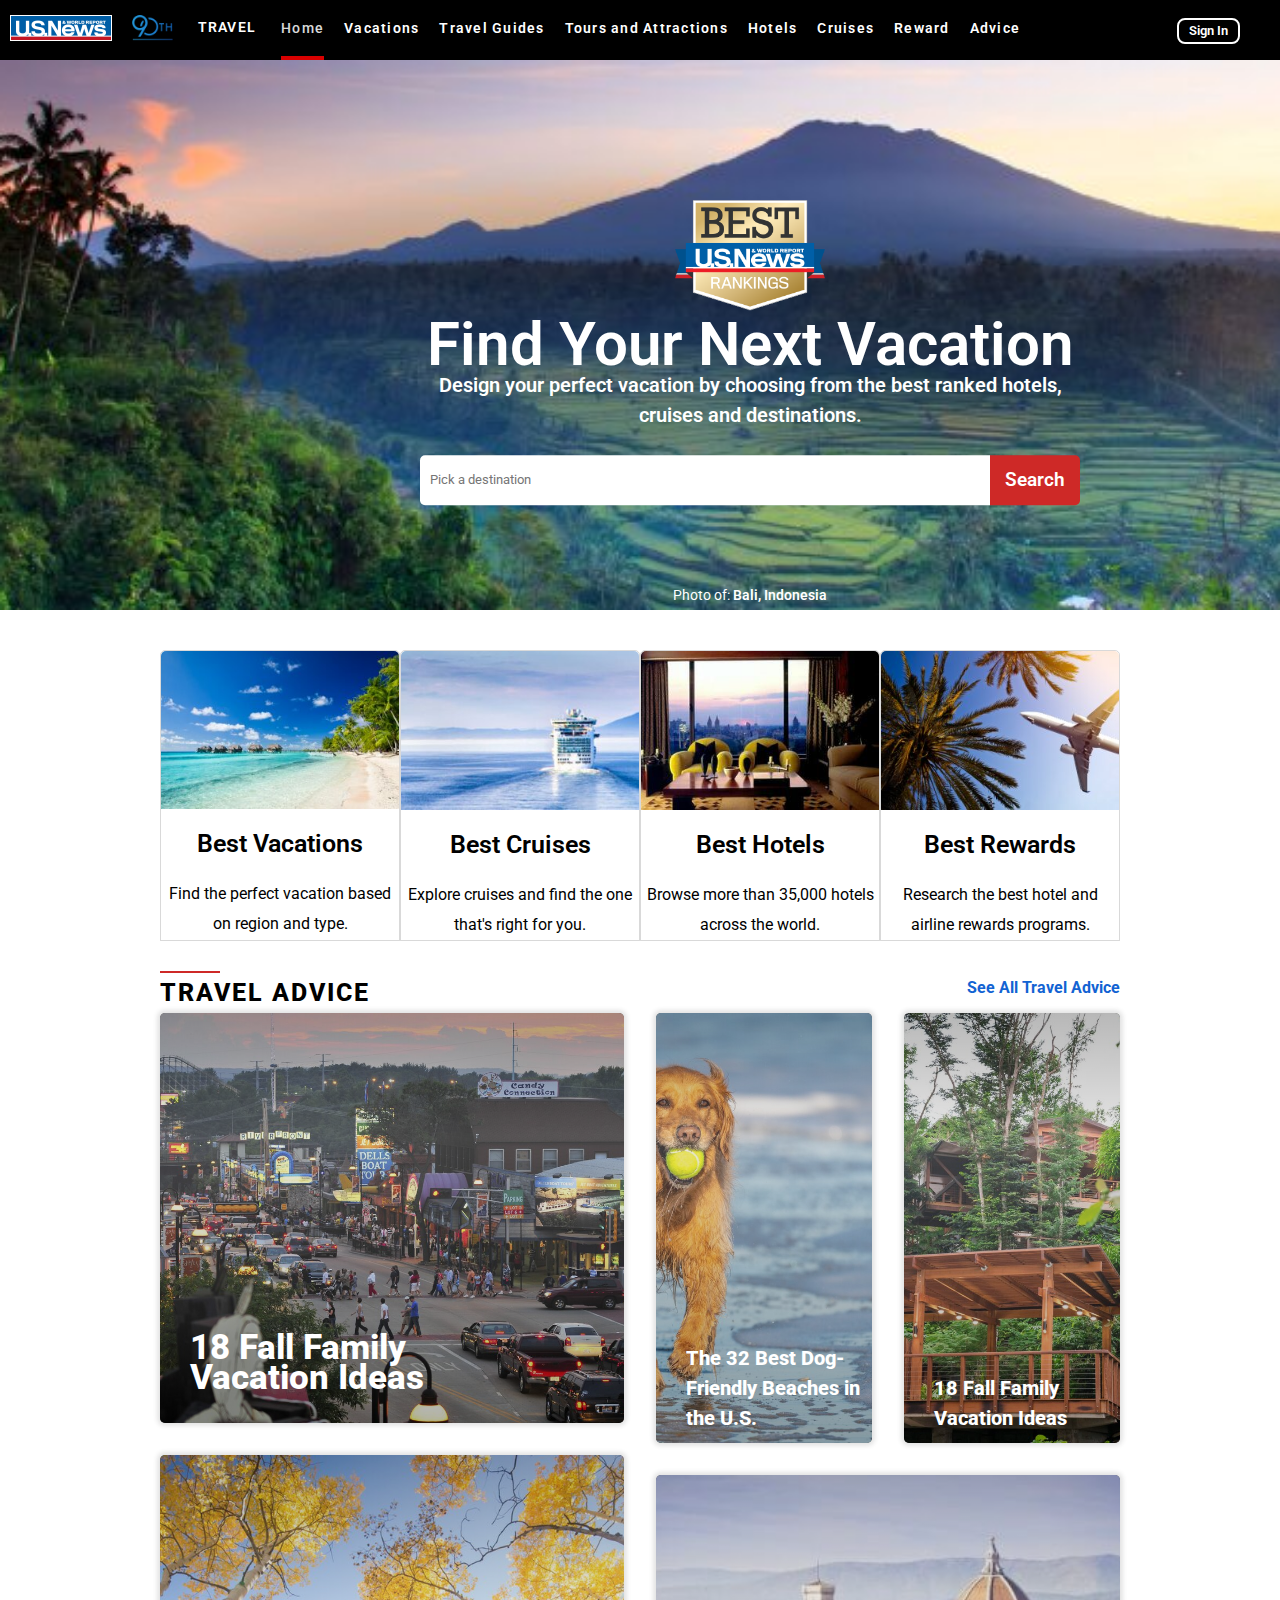
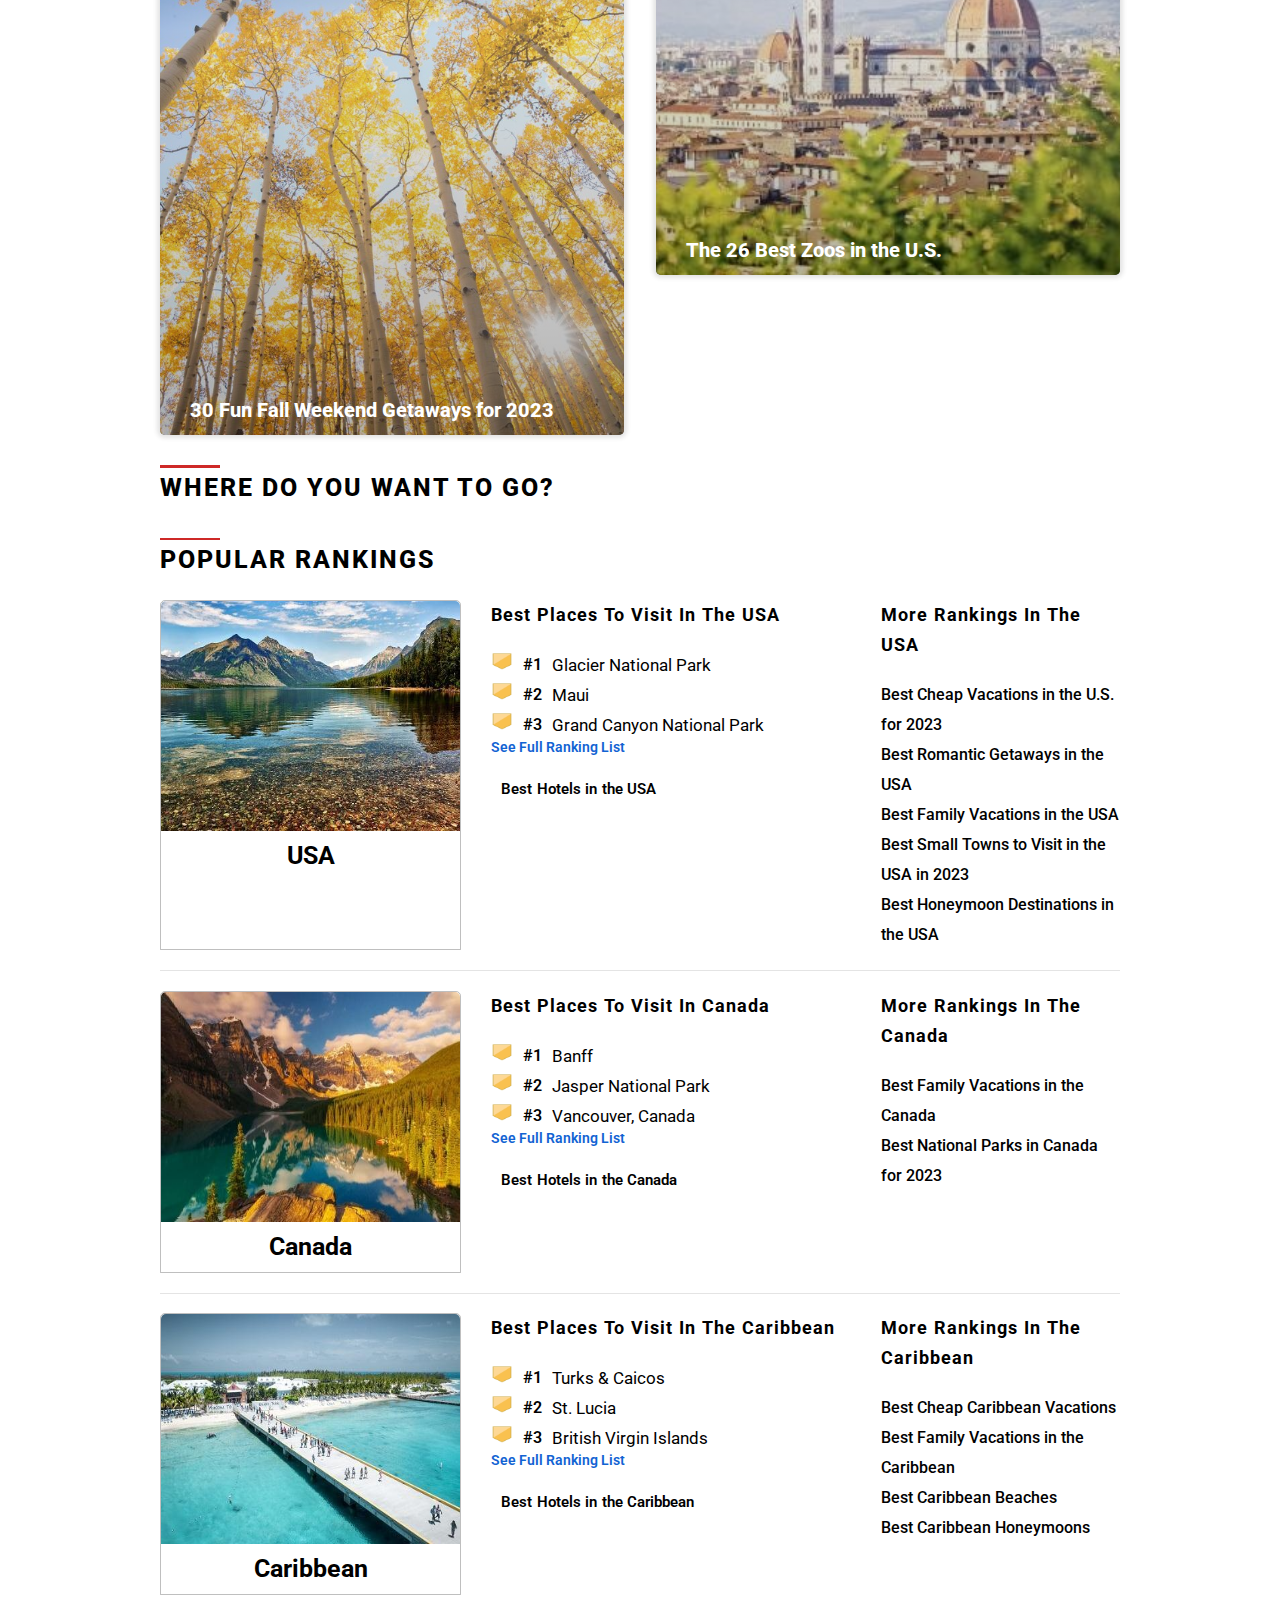
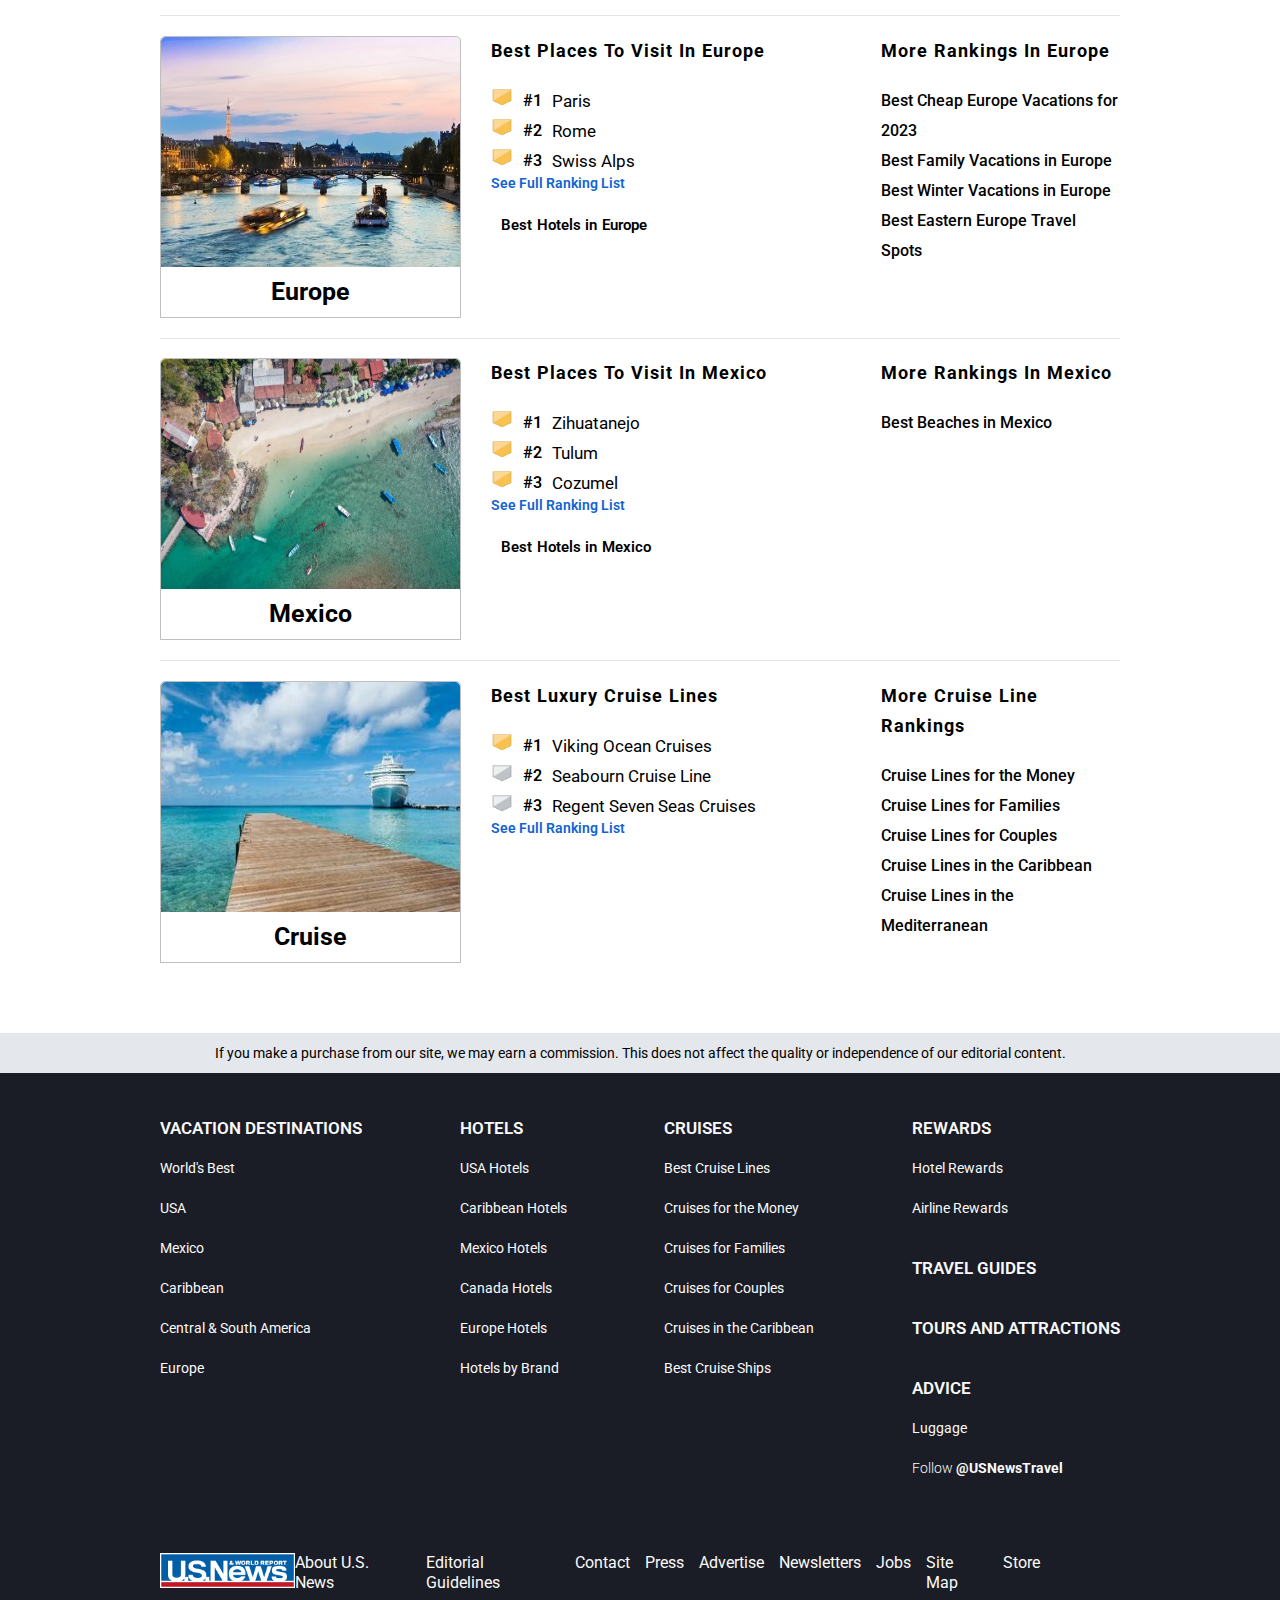
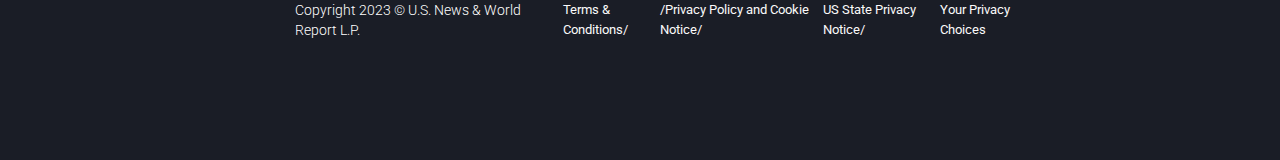
<file: index.html>
<!DOCTYPE html>
<html lang="en">
  <head>
    <meta charset="UTF-8" />
    <meta http-equiv="X-UA-Compatible" content="IE=edge" />
    <meta name="viewport" content="width=device-width, initial-scale=1.0" />
    <title>Home</title>

    <!-- logo -->
    <link
      rel="shortcut icon"
      href="./assets/logo/logo512.png"
      type="image/png"
    />
    <link
      rel="shortcut icon"
      href="./assets/logo/picture.jpg"
      type="image/jpg"
    />

    <!-- FontAwesome -->
    <link
      rel="stylesheet"
      href="https://cdnjs.cloudflare.com/ajax/libs/font-awesome/6.4.0/css/all.min.css"
      integrity="sha512-iecdLmaskl7CVkqkXNQ/ZH/XLlvWZOJyj7Yy7tcenmpD1ypASozpmT/E0iPtmFIB46ZmdtAc9eNBvH0H/ZpiBw=="
      crossorigin="anonymous"
      referrerpolicy="no-referrer"
    />

    <!-- Bootstrap 5.0.2 -->
    <link
      href="https://cdn.jsdelivr.net/npm/bootstrap@5.0.2/dist/css/bootstrap.min.css"
      rel="stylesheet"
      integrity="sha384-EVSTQN3/azprG1Anm3QDgpJLIm9Nao0Yz1ztcQTwFspd3yD65VohhpuuCOmLASjC"
      crossorigin="anonymous"
    />

    <script
      src="https://cdn.jsdelivr.net/npm/bootstrap@5.0.2/dist/js/bootstrap.bundle.min.js"
      integrity="sha384-MrcW6ZMFYlzcLA8Nl+NtUVF0sA7MsXsP1UyJoMp4YLEuNSfAP+JcXn/tWtIaxVXM"
      crossorigin="anonymous"
      defer
    ></script>

    <script
      src="https://cdn.jsdelivr.net/npm/@popperjs/core@2.9.2/dist/umd/popper.min.js"
      integrity="sha384-IQsoLXl5PILFhosVNubq5LC7Qb9DXgDA9i+tQ8Zj3iwWAwPtgFTxbJ8NT4GN1R8p"
      crossorigin="anonymous"
      defer
    ></script>
    <script
      src="https://cdn.jsdelivr.net/npm/bootstrap@5.0.2/dist/js/bootstrap.min.js"
      integrity="sha384-cVKIPhGWiC2Al4u+LWgxfKTRIcfu0JTxR+EQDz/bgldoEyl4H0zUF0QKbrJ0EcQF"
      crossorigin="anonymous"
      defer
    ></script>

    <!-- OWL carousel2 -->
    <link
      rel="stylesheet"
      href="https://cdnjs.cloudflare.com/ajax/libs/OwlCarousel2/2.3.4/assets/owl.carousel.min.css"
      integrity="sha512-tS3S5qG0BlhnQROyJXvNjeEM4UpMXHrQfTGmbQ1gKmelCxlSEBUaxhRBj/EFTzpbP4RVSrpEikbmdJobCvhE3g=="
      crossorigin="anonymous"
      referrerpolicy="no-referrer"
    />
    <link
      rel="stylesheet"
      href="https://cdnjs.cloudflare.com/ajax/libs/OwlCarousel2/2.3.4/assets/owl.theme.default.min.css"
      integrity="sha512-sMXtMNL1zRzolHYKEujM2AqCLUR9F2C4/05cdbxjjLSRvMQIciEPCQZo++nk7go3BtSuK9kfa/s+a4f4i5pLkw=="
      crossorigin="anonymous"
      referrerpolicy="no-referrer"
    />

    <!-- JQuery has to be above the Javascript -->
    <script
      src="https://cdnjs.cloudflare.com/ajax/libs/jquery/3.7.1/jquery.min.js"
      integrity="sha512-v2CJ7UaYy4JwqLDIrZUI/4hqeoQieOmAZNXBeQyjo21dadnwR+8ZaIJVT8EE2iyI61OV8e6M8PP2/4hpQINQ/g=="
      crossorigin="anonymous"
      referrerpolicy="no-referrer"
    ></script>
    <script
      src="https://cdnjs.cloudflare.com/ajax/libs/OwlCarousel2/2.3.4/owl.carousel.min.js"
      integrity="sha512-bPs7Ae6pVvhOSiIcyUClR7/q2OAsRiovw4vAkX+zJbw3ShAeeqezq50RIIcIURq7Oa20rW2n2q+fyXBNcU9lrw=="
      crossorigin="anonymous"
      referrerpolicy="no-referrer"
    ></script>

    <link rel="stylesheet" href="./assets/css/main.min.css" />
    <!-- <script src="./main.js"></script> -->
  </head>

  <body>
    <div id="home" class="home">
      <div class="navbar">
        <div class="left">
          <a href="./index.html"
            ><img
              class="nav special1"
              src="./assets/images/header/logo1.png"
              alt="US-News"
            />
          </a>
          <a href="./index.html"
            ><img
              class="nav special1"
              src="./assets/images/header/90th_logo.png"
              alt="90th"
            />
          </a>
          <div class="nav special2">
            <a href="./index.html"> travel <i class="fa-solid fa-angles-right"></i></a>
          </div>
          <ul>
            <li class="nav special3"><a href="./index.html">Home</a></li>
            <li class="nav special4">
              <a href="./vacation.html">Vacations</a>
            </li>
            <li class="nav special4"><a href="!#">Travel Guides</a></li>
            <li class="nav lower special4">
              <a href="!#">Tours and Attractions</a>
            </li>
            <li class="nav special4"><a href="!#">Hotels</a></li>
            <li class="nav special4"><a href="!#">Cruises</a></li>
            <li class="nav special4"><a href="./reward.html">Reward</a></li>
            <li class="nav special4"><a href="!#">Advice</a></li>
          </ul>
        </div>

        <div class="right">
          <div class="nav special5">
            <i class="fa-solid fa-magnifying-glass"></i>
          </div>
          <div class="nav special6">
            <button><a href="./sign_in.html">Sign In</a></button>
          </div>
          <div class="nav special5"><i class="fa-solid fa-bars"></i></div>
        </div>

        <div class="table">
          <div class="table-title">
            <a href="./index.html"><p>travel</p></a>
            <a href="./index.html"><i class="fa-solid fa-x"></i></a>
          </div>
          <div class="table-btn">
            <a href="./index.html"><div class="table-btn-detail">home</div></a>
            <a href="./vacation.html"><div class="table-btn-detail">vacations</div></a>
            <a href="!#"><div class="table-btn-detail">travel guides</div></a>
            <a href="!#"><div class="table-btn-detail">tours and attractions</div></a>
            <a href="!#"><div class="table-btn-detail">hotel</div></a>
            <a href="!#"><div class="table-btn-detail">cruises</div></a>
            <a href="!#"><div class="table-btn-detail">rewards</div></a>
            <a href="!#"><div class="table-btn-detail">advice >></div></a>
          </div>
          <div class="table-title">my account</div>
          <a href="./sign_in.html"><div class="table-btn">
            <i class="fa-solid fa-circle-user"></i>
           sign in</div></a>
        </div>

      </div>

      <div class="banner">
        <img
          class="banner-image"
          src="./assets/images/home/banner/banner.jpg"
          alt="banner"
        />
        <div class="banner-information">
          <img
            src="./assets/images/header/gold-badge.png"
            alt="Next vacations"
          />
          <h1>Find Your Next Vacation</h1>
          <h3>
            Design your perfect vacation by choosing from the best ranked
            hotels, cruises and destinations.
          </h3>
          <form
            id="banner-information-search"
            class="banner-information-search"
          >
            <label for=""
              ><input
                type="text"
                name="destiantion"
                placeholder="Pick a destination"
                class="space"
            /></label>
            <button class="search">search</button>
          </form>
          <p>
            <a href="!#">Photo of: <span>Bali, Indonesia</span></a>
          </p>
        </div>
      </div>

      <div class="body">
        <div class="top">
          <a href="!#"
            ><div class="top-detail">
              <img
                src="./assets/images/home/top/top1.jpg"
                alt="Best vacations"
              />
              <h2>best vacations</h2>
              <p>Find the perfect vacation based on region and type.</p>
            </div></a
          >

          <a href="!#"
            ><div class="top-detail">
              <img
                src="./assets/images/home/top/top2.jpg"
                alt="Best vacations"
              />
              <h2>Best Cruises</h2>
              <p>Explore cruises and find the one that's right for you.</p>
            </div></a
          >

          <a href="!#"
            ><div class="top-detail">
              <img
                src="./assets/images/home/top/top3.jpg"
                alt="Best vacations"
              />
              <h2>Best Hotels</h2>
              <p>Browse more than 35,000 hotels across the world.</p>
            </div></a
          >

          <a href="!#"
            ><div class="top-detail">
              <img
                src="./assets/images/home/top/top4.jpg"
                alt="Best vacations"
              />
              <h2>Best Rewards</h2>
              <p>Research the best hotel and airline rewards programs.</p>
            </div></a
          >
        </div>

        <div class="line"></div>

        <div class="advice">
          <div class="advice-top">
            <h2 class="title">travel advice</h2>
            <a href="!#"
              ><p>
                see all travel advice
                <i class="fa-solid fa-angles-right"></i></p
            ></a>
          </div>

          <div class="advice-body">
            <div class="advice-body-left">
              <a href="!#"
                ><div class="image">
                  <img
                    class="left1"
                    src="./assets/images/home/advice/advice1.jpg"
                    alt="advice1"
                  />
                  <p class="description1">18 Fall Family Vacation Ideas</p>
                </div></a
              >
              <a href="!#"
                ><div class="image">
                  <img
                    class="left2"
                    src="./assets/images/home/advice/advice4.jpg"
                    alt="advice2"
                  />
                  <p class="description2">
                    30 Fun Fall Weekend Getaways for 2023
                  </p>
                </div></a
              >
            </div>
            <div class="advice-body-right">
              <div class="firstLine">
                <a href="!#"
                  ><div class="image">
                    <img
                      src="./assets/images/home/advice/advice2.jpg"
                      alt="advice3"
                    />
                    <p class="description2">
                      The 32 Best Dog-Friendly Beaches in the U.S.
                    </p>
                  </div></a
                >
                <a href="!#"
                  ><div class="image">
                    <img
                      src="./assets/images/home/advice/advice3.jpg"
                      alt="advice4"
                    />
                    <p class="description2">18 Fall Family Vacation Ideas</p>
                  </div></a
                >
              </div>
              <div class="secondLine">
                <a href="!#"
                  ><div class="image hidden">
                    <img
                      src="./assets/images/home/advice/advice5.jpg"
                      alt="advice4"
                    />
                    <p class="description2">The 26 Best Zoos in the U.S.</p>
                  </div></a
                >
              </div>
            </div>
          </div>
        </div>

        <div class="advice_mobile">
          <div class="advice-top">
            <h2 class="title">travel advice</h2>
            <a href="!#"
              ><p>
                see all travel advice
                <i class="fa-solid fa-angles-right"></i></p
            ></a>
          </div>

          <div class="owl-carousel owl-theme">
            <div class="item">
              <a href="!#"
                ><div class="advice-body-image">
                  <img src="./assets/images/home/advice/advice1.jpg" alt="18 Fall Family Vacation Ideas" />
                  <div class="word">18 Fall Family Vacation Ideas</div>
                </div></a
              >
            </div>
            <div class="item">
              <a href="!#"
                ><div class="advice-body-image">
                  <img src="./assets/images/home/advice/advice4.jpg" alt="30 Fun Fall Weekend Getaways for 2023" />
                  <div class="word">30 Fun Fall Weekend Getaways for 2023</div>
                </div></a
              >
            </div>
            <div class="item">
              <a href="!#"
                ><div class="advice-body-image">
                  <img src="./assets/images/home/advice/advice2.jpg" alt="The 32 Best Dog-Friendly Beaches in the U.S." />
                  <div class="word">The 32 Best Dog-Friendly Beaches in the U.S.</div>
                </div></a
              >
            </div>
            <div class="item">
              <a href="!#"
                ><div class="advice-body-image">
                  <img src="./assets/images/home/advice/advice3.jpg" alt="18 Fall Family Vacation Ideas" />
                  <div class="word">18 Fall Family Vacation Ideas</div>
                </div></a
              >
            </div>
            <div class="item">
              <a href="!#"
                ><div class="advice-body-image">
                  <img src="./assets/images/home/advice/advice5.jpg" alt="18 Fall Family Vacation Ideas" />
                  <div class="word">The 26 Best Zoos in the U.S.</div>
                </div></a
              >
            </div>

          </div>
        </div>

        <div class="line"></div>

        <div class="go">
          <h2 class="title">Where Do You Want To Go?</h2>

          <div class="owl-carousel owl-theme">
            <div class="item">
              <a href="!#"
                ><div class="go-body-image">
                  <img src="./assets/images/home/to_go/go1.jpg" alt="go1" />
                  <div class="word">Paris</div>
                </div></a
              >
            </div>
            <div class="item">
              <a href="!#"
                ><div class="go-body-image">
                  <img src="./assets/images/home/to_go/go2.jpg" alt="go2" />
                  <div class="word">Yellowstone</div>
                </div></a
              >
            </div>
            <div class="item">
              <a href="!#"
                ><div class="go-body-image">
                  <img src="./assets/images/home/to_go/go3.jpg" alt="go3" />
                  <div class="word">Rome</div>
                </div></a
              >
            </div>
            <div class="item">
              <a href="!#"
                ><div class="go-body-image">
                  <img src="./assets/images/home/to_go/go4.jpg" alt="go4" />
                  <div class="word">Tahiti</div>
                </div></a
              >
            </div>
            <div class="item">
              <a href="!#"
                ><div class="go-body-image">
                  <img
                    src="./assets/images/home/to_go/london.jpg"
                    alt="London"
                  />
                  <div class="word">London</div>
                </div></a
              >
            </div>
            <div class="item">
              <a href="!#"
                ><div class="go-body-image">
                  <img
                    src="./assets/images/home/to_go/amalfi.jpg"
                    alt="Amalfi"
                  />
                  <div class="word">Amalfi</div>
                </div></a
              >
            </div>
            <div class="item">
              <a href="!#"
                ><div class="go-body-image">
                  <img src="./assets/images/home/to_go/dubai.jpg" alt="Dubai" />
                  <div class="word">Dubai</div>
                </div></a
              >
            </div>
            <div class="item">
              <a href="!#"
                ><div class="go-body-image">
                  <img
                    src="./assets/images/home/to_go/grand_canyon.jpg"
                    alt="Grand_Canyon"
                  />
                  <div class="word">Grand Canyon</div>
                </div></a
              >
            </div>
            <div class="item">
              <a href="!#"
                ><div class="go-body-image">
                  <img
                    src="./assets/images/home/to_go/maldives.jpg"
                    alt="maldives"
                  />
                  <div class="word">Maldives</div>
                </div></a
              >
            </div>
            <div class="item">
              <a href="!#"
                ><div class="go-body-image">
                  <img src="./assets/images/home/to_go/maui.jpg" alt="Maui" />
                  <div class="word">Maui</div>
                </div></a
              >
            </div>
            <div class="item">
              <a href="!#"
                ><div class="go-body-image">
                  <img
                    src="./assets/images/home/to_go/newyork.jpg"
                    alt="Newyork"
                  />
                  <div class="word">Newyork</div>
                </div></a
              >
            </div>
            <div class="item">
              <a href="!#"
                ><div class="go-body-image">
                  <img
                    src="./assets/images/home/to_go/phuket.jpg"
                    alt="Phuket"
                  />
                  <div class="word">Phuket</div>
                </div></a
              >
            </div>
            <div class="item">
              <a href="!#"
                ><div class="go-body-image">
                  <img
                    src="./assets/images/home/to_go/rio_de_janero.jpg"
                    alt="Rio_De_Janero"
                  />
                  <div class="word">Rio De Janero</div>
                </div></a
              >
            </div>
            <div class="item">
              <a href="!#"
                ><div class="go-body-image">
                  <img
                    src="./assets/images/home/to_go/satorini.jpg"
                    alt="Satorini"
                  />
                  <div class="word">Satorini</div>
                </div></a
              >
            </div>
          </div>
        </div>

        <div class="line"></div>

        <div class="rank">
          <h2 class="title">popular rankings</h2>
          <div class="rank-detail">
            <a class="rank-detail-image" href="!#">
              <img src="./assets/images/home/rank/rank1.jpg" alt="USA" />
              <div class="description">USA</div>
            </a>
            <div class="rank-detail-best">
              <h3>Best Places to Visit in the USA</h3>
              <a href="!#">
                <img
                  src="./assets/images/header/mini-badge-color.png"
                  alt="gold badge"
                />
                <span>#1</span>
                <p>Glacier National Park</p>
              </a>
              <a href="!#">
                <img
                  src="./assets/images/header/mini-badge-color.png"
                  alt="gold badge"
                />
                <span>#2</span>
                <p>Maui</p>
              </a>
              <a href="!#">
                <img
                  src="./assets/images/header/mini-badge-color.png"
                  alt="gold badge"
                />
                <span>#3</span>
                <p>Grand Canyon National Park</p>
              </a>

              <a class="rank_list" href="!#"
                >See Full Ranking List <i class="fa-solid fa-angles-right"></i
              ></a>
              <a class="rank_hotel" href="!#"
                ><i class="fa-solid fa-bed"></i> Best Hotels in the USA</a
              >
            </div>

            <div class="rank-detail-more">
              <h3>More Rankings in the USA</h3>
              <a href="!#">Best Cheap Vacations in the U.S. for 2023</a>
              <a href="!#">Best Romantic Getaways in the USA</a>
              <a href="!#">Best Family Vacations in the USA</a>
              <a href="!#">Best Small Towns to Visit in the USA in 2023</a>
              <a href="!#">Best Honeymoon Destinations in the USA</a>
            </div>
          </div>

          <div class="line2"></div>

          <div class="rank-detail">
            <a class="rank-detail-image" href="!#">
              <img src="./assets/images/home/rank/rank2.jpg" alt="Canada" />
              <div class="description">Canada</div>
            </a>
            <div class="rank-detail-best">
              <h3>Best Places to Visit in Canada</h3>
              <a href="!#">
                <img
                  src="./assets/images/header/mini-badge-color.png"
                  alt="gold badge"
                />
                <span>#1</span>
                <p>Banff</p>
              </a>
              <a href="!#">
                <img
                  src="./assets/images/header/mini-badge-color.png"
                  alt="gold badge"
                />
                <span>#2</span>
                <p>Jasper National Park</p>
              </a>
              <a href="!#">
                <img
                  src="./assets/images/header/mini-badge-color.png"
                  alt="gold badge"
                />
                <span>#3</span>
                <p>Vancouver, Canada</p>
              </a>

              <a class="rank_list" href="!#"
                >See Full Ranking List <i class="fa-solid fa-angles-right"></i
              ></a>
              <a class="rank_hotel" href="!#"
                ><i class="fa-solid fa-bed"></i> Best Hotels in the Canada</a
              >
            </div>

            <div class="rank-detail-more">
              <h3>More Rankings in the Canada</h3>
              <a href="!#">Best Family Vacations in the Canada</a>
              <a href="!#">Best National Parks in Canada for 2023</a>
            </div>
          </div>

          <div class="line2"></div>

          <div class="rank-detail">
            <a class="rank-detail-image" href="!#">
              <img src="./assets/images/home/rank/rank3.jpg" alt="Caribbean" />
              <div class="description">Caribbean</div>
            </a>
            <div class="rank-detail-best">
              <h3>Best Places to Visit in the Caribbean</h3>
              <a href="!#">
                <img
                  src="./assets/images/header/mini-badge-color.png"
                  alt="gold badge"
                />
                <span>#1</span>
                <p>Turks & Caicos</p>
              </a>
              <a href="!#">
                <img
                  src="./assets/images/header/mini-badge-color.png"
                  alt="gold badge"
                />
                <span>#2</span>
                <p>St. Lucia</p>
              </a>
              <a href="!#">
                <img
                  src="./assets/images/header/mini-badge-color.png"
                  alt="gold badge"
                />
                <span>#3</span>
                <p>British Virgin Islands</p>
              </a>

              <a class="rank_list" href="!#"
                >See Full Ranking List <i class="fa-solid fa-angles-right"></i
              ></a>
              <a class="rank_hotel" href="!#"
                ><i class="fa-solid fa-bed"></i> Best Hotels in the Caribbean</a
              >
            </div>

            <div class="rank-detail-more">
              <h3>More Rankings in the Caribbean</h3>
              <a href="!#">Best Cheap Caribbean Vacations</a>
              <a href="!#">Best Family Vacations in the Caribbean</a>
              <a href="!#">Best Caribbean Beaches</a>
              <a href="!#">Best Caribbean Honeymoons</a>
            </div>
          </div>

          <div class="line2"></div>

          <div class="rank-detail">
            <a class="rank-detail-image" href="!#">
              <img src="./assets/images/home/rank/rank4.jpg" alt="Europe" />
              <div class="description">Europe</div>
            </a>
            <div class="rank-detail-best">
              <h3>Best Places to Visit in Europe</h3>
              <a href="!#">
                <img
                  src="./assets/images/header/mini-badge-color.png"
                  alt="gold badge"
                />
                <span>#1</span>
                <p>Paris</p>
              </a>
              <a href="!#">
                <img
                  src="./assets/images/header/mini-badge-color.png"
                  alt="gold badge"
                />
                <span>#2</span>
                <p>Rome</p>
              </a>
              <a href="!#">
                <img
                  src="./assets/images/header/mini-badge-color.png"
                  alt="gold badge"
                />
                <span>#3</span>
                <p>Swiss Alps</p>
              </a>

              <a class="rank_list" href="!#"
                >See Full Ranking List <i class="fa-solid fa-angles-right"></i
              ></a>
              <a class="rank_hotel" href="!#"
                ><i class="fa-solid fa-bed"></i> Best Hotels in Europe</a
              >
            </div>

            <div class="rank-detail-more">
              <h3>More Rankings in Europe</h3>
              <a href="!#">Best Cheap Europe Vacations for 2023</a>
              <a href="!#">Best Family Vacations in Europe</a>
              <a href="!#">Best Winter Vacations in Europe</a>
              <a href="!#">Best Eastern Europe Travel Spots</a>
            </div>
          </div>

          <div class="line2"></div>

          <div class="rank-detail">
            <a class="rank-detail-image" href="!#">
              <img src="./assets/images/home/rank/rank5.jpg" alt="Mexico" />
              <div class="description">Mexico</div>
            </a>
            <div class="rank-detail-best">
              <h3>Best Places to Visit in Mexico</h3>
              <a href="!#">
                <img
                  src="./assets/images/header/mini-badge-color.png"
                  alt="gold badge"
                />
                <span>#1</span>
                <p>Zihuatanejo</p>
              </a>
              <a href="!#">
                <img
                  src="./assets/images/header/mini-badge-color.png"
                  alt="gold badge"
                />
                <span>#2</span>
                <p>Tulum</p>
              </a>
              <a href="!#">
                <img
                  src="./assets/images/header/mini-badge-color.png"
                  alt="gold badge"
                />
                <span>#3</span>
                <p>Cozumel</p>
              </a>

              <a class="rank_list" href="!#"
                >See Full Ranking List <i class="fa-solid fa-angles-right"></i
              ></a>
              <a class="rank_hotel" href="!#"
                ><i class="fa-solid fa-bed"></i> Best Hotels in Mexico</a
              >
            </div>

            <div class="rank-detail-more">
              <h3>More Rankings in Mexico</h3>
              <a href="!#">Best Beaches in Mexico</a>
            </div>
          </div>

          <div class="line2"></div>

          <div class="rank-detail">
            <a class="rank-detail-image" href="!#">
              <img src="./assets/images/home/rank/rank6.jpg" alt="Cruise" />
              <div class="description">Cruise</div>
            </a>
            <div class="rank-detail-best">
              <h3>Best Luxury Cruise Lines</h3>
              <a href="!#">
                <img
                  src="./assets/images/header/mini-badge-color.png"
                  alt="gold badge"
                />
                <span>#1</span>
                <p>Viking Ocean Cruises</p>
              </a>
              <a href="!#">
                <img
                  src="./assets/images/header/mini-badge-silver.png"
                  alt="silver badge"
                />
                <span>#2</span>
                <p>Seabourn Cruise Line</p>
              </a>
              <a href="!#">
                <img
                  src="./assets/images/header/mini-badge-silver.png"
                  alt="silver badge"
                />
                <span>#3</span>
                <p>Regent Seven Seas Cruises</p>
              </a>

              <a class="rank_list" href="!#"
                >See Full Ranking List <i class="fa-solid fa-angles-right"></i
              ></a>
            </div>

            <div class="rank-detail-more">
              <h3>More Cruise Line Rankings</h3>
              <a href="!#">Cruise Lines for the Money</a>
              <a href="!#">Cruise Lines for Families</a>
              <a href="!#">Cruise Lines for Couples</a>
              <a href="!#">Cruise Lines in the Caribbean</a>
              <a href="!#">Cruise Lines in the Mediterranean</a>
            </div>
          </div>
        </div>
      </div>
      
      <div class="bottom">
        If you make a purchase from our site, we may earn a commission. This
        does not affect the quality or independence of our editorial content.
      </div>

      <div class="link">
        <div class="link-detail">
          <a href="!#"><h3>Vacation Destinations</h3></a>
          <ul>
            <a href="!#"><li class="link-detail-word">World's Best</li></a>
            <a href="!#"><li class="link-detail-word">USA</li></a>
            <a href="!#"><li class="link-detail-word">Mexico</li></a>
            <a href="!#"><li class="link-detail-word">Caribbean</li></a>
            <a href="!#"
              ><li class="link-detail-word">Central & South America</li></a
            >
            <a href="!#"><li class="link-detail-word">Europe</li></a>
          </ul>
        </div>

        <div class="link-detail">
          <a href="!#"><h3>hotels</h3></a>
          <ul>
            <a href="!#"><li class="link-detail-word">USA Hotels</li></a>
            <a href="!#"><li class="link-detail-word">Caribbean Hotels</li></a>
            <a href="!#"><li class="link-detail-word">Mexico Hotels</li></a>
            <a href="!#"><li class="link-detail-word">Canada Hotels</li></a>
            <a href="!#"><li class="link-detail-word">Europe Hotels</li></a>
            <a href="!#"><li class="link-detail-word">Hotels by Brand</li></a>
          </ul>
        </div>

        <div class="link-detail">
          <a href="!#"><h3>Cruises</h3></a>
          <ul>
            <a href="!#"><li class="link-detail-word">Best Cruise Lines</li></a>
            <a href="!#"
              ><li class="link-detail-word">Cruises for the Money</li></a
            >
            <a href="!#"
              ><li class="link-detail-word">Cruises for Families</li></a
            >
            <a href="!#"
              ><li class="link-detail-word">Cruises for Couples</li></a
            >
            <a href="!#"
              ><li class="link-detail-word">Cruises in the Caribbean</li></a
            >
            <a href="!#"><li class="link-detail-word">Best Cruise Ships</li></a>
          </ul>
        </div>

        <div class="link-detail">
          <a href="!#"><h3>Rewards</h3></a>
          <ul>
            <a href="!#"><li class="link-detail-word">Hotel Rewards</li></a>
            <a href="!#"><li class="link-detail-word">Airline Rewards</li></a>
          </ul>
          <a href="!#"><h3>Travel Guides</h3></a>
          <a href="!#"><h3>Tours And Attractions</h3></a>
          <a href="!#"><h3>Advice</h3></a>
          <ul>
            <a href="!#"><li class="link-detail-word">Luggage</li></a>
          </ul>
          <div class="follow">
            <p>Follow <span>@USNewsTravel</span></p>
            <i class="fa-brands fa-instagram"></i>
            <i class="fa-brands fa-twitter"></i>
          </div>
        </div>
      </div>
      <div class="line3"></div>

      <div class="footer">
        <div class="footer-image">
          <img src="./assets/images/header/logo1.png" alt="USNews" />
        </div>

        <div class="footer-information">
          <div class="footer-information-top">
            <a href="!#">About U.S. News</a>
            <a href="!#">Editorial Guidelines</a>
            <a href="!#">Contact</a>
            <a href="!#">Press</a>
            <a href="!#">Advertise</a>
            <a href="!#">Newsletters</a>
            <a href="!#">Jobs</a>
            <a href="!#">Site Map</a>
            <a href="!#">store</a>
          </div>

          <div class="footer-information-bottom">
            <p>Copyright 2023 © U.S. News & World Report L.P.</p>
            <a href="!#">Terms & Conditions/</a>
            <a href="!#">/Privacy Policy and Cookie Notice/</a>
            <a href="!#">US State Privacy Notice/</a>
            <a href="!#"
              >Your Privacy Choices <i class="fa-regular fa-hand"></i
            ></a>
          </div>
        </div>

        <div class="footer-symbol">
          <i class="fa-brands fa-facebook-f"></i>

          <i class="fa-brands fa-twitter"></i>
        </div>
      </div>
    </div>

    <script>
      $(".owl-carousel").owlCarousel({
        loop: true,
        margin: 10,
        nav: true,
        autoplay: true,
        autoplayTimeout: 5000,
        stagePadding: 50,
        dots: false,
        responsive: {
          0: {
            items: 2,
          },
          740: {
            items: 3,
          },
          1024: {
            items: 4,
          },
        },
      });
    </script>
  </body>
</html>
</file>
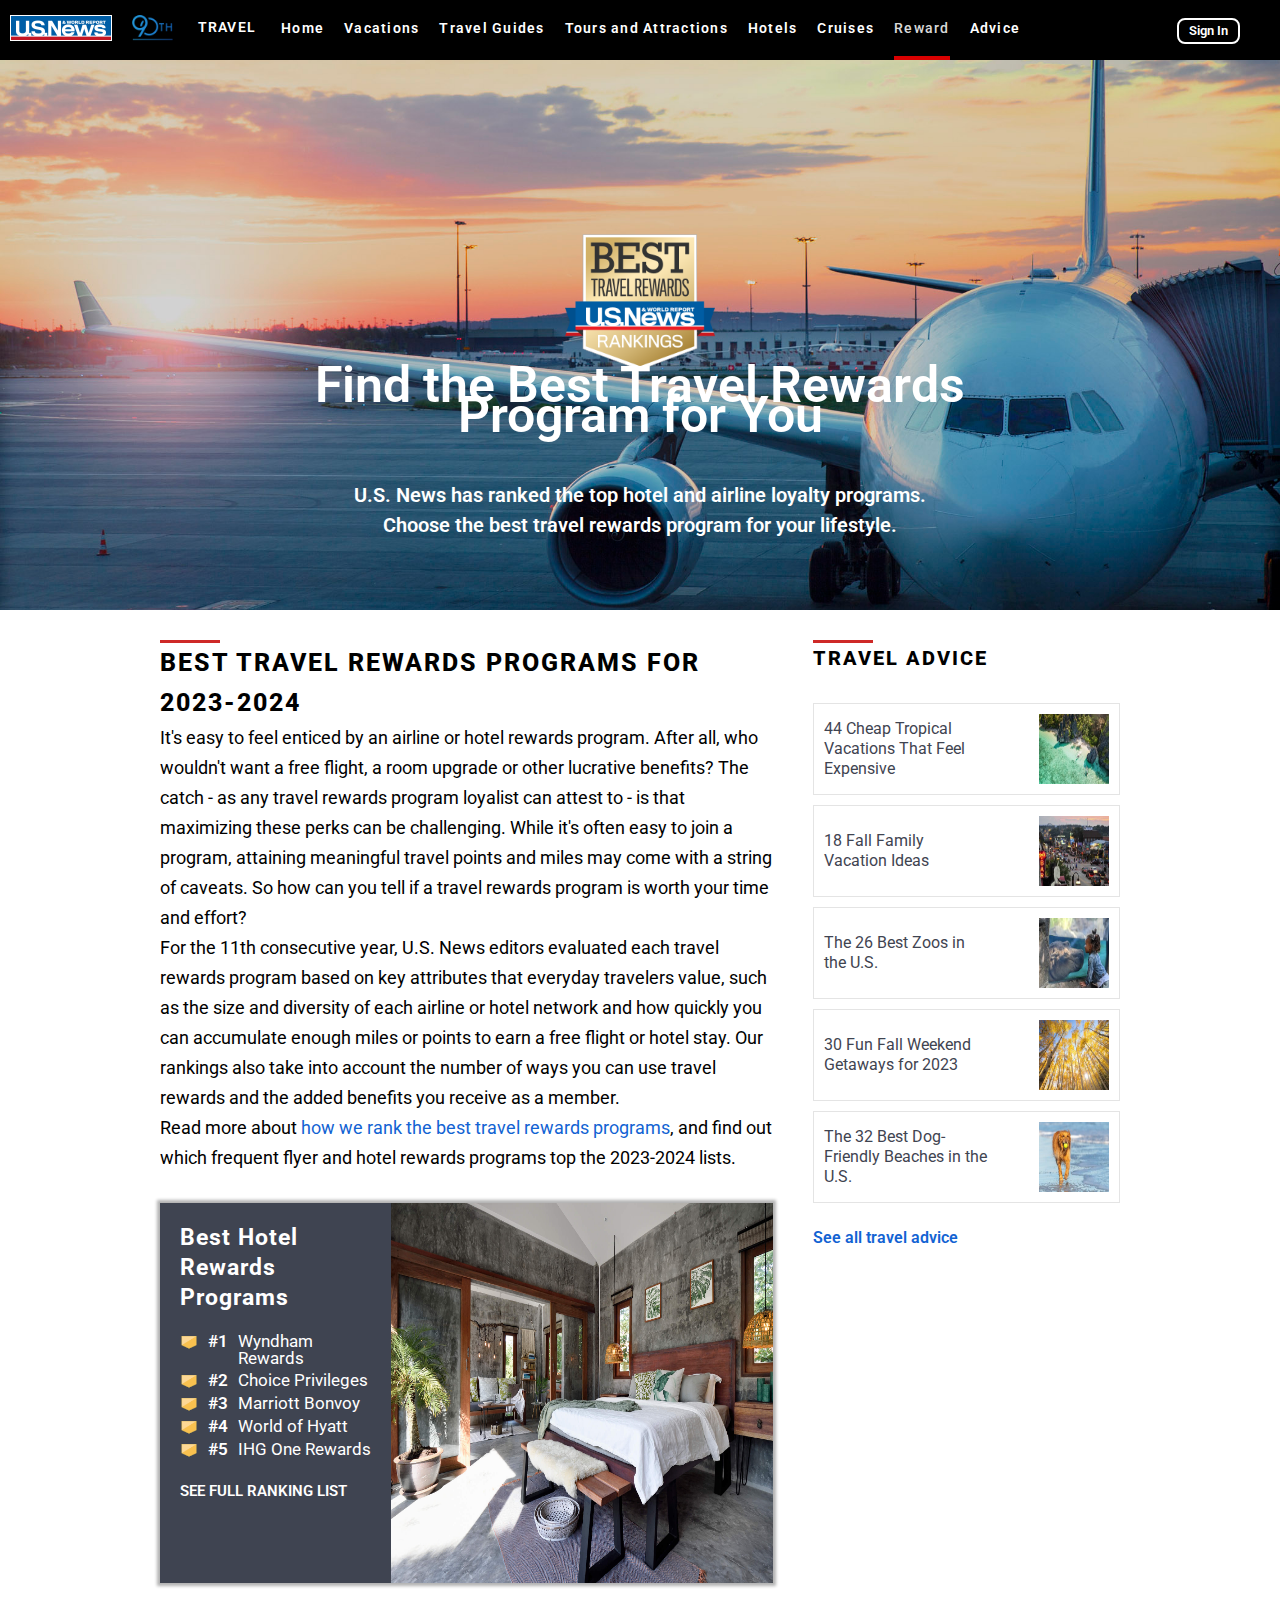
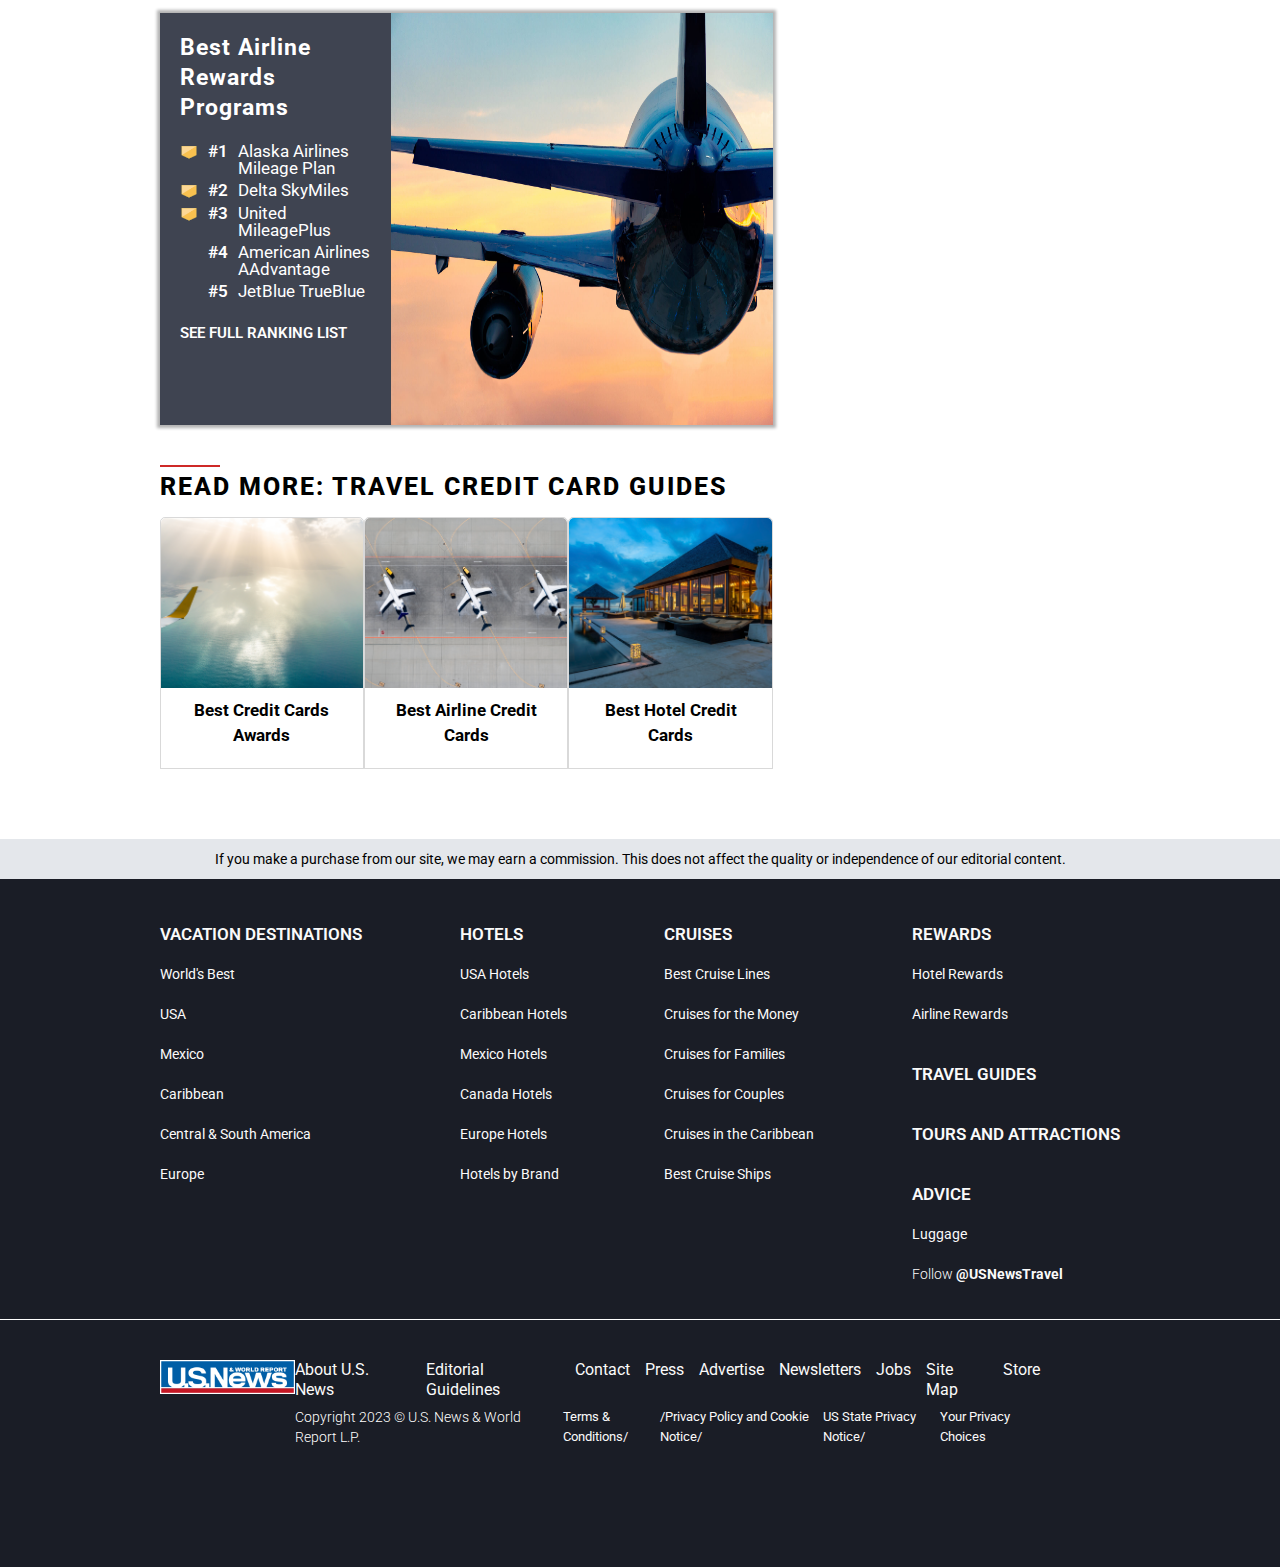
<file: reward.html>
<!DOCTYPE html>
<html lang="en">
  <head>
    <meta charset="UTF-8" />
    <meta http-equiv="X-UA-Compatible" content="IE=edge" />
    <meta name="viewport" content="width=device-width, initial-scale=1.0" />
    <title>Reward</title>

    <!-- logo -->
    <link
      rel="shortcut icon"
      href="./assets/logo/logo512.png"
      type="image/png"
    />
    <link
      rel="shortcut icon"
      href="./assets/logo/picture.jpg"
      type="image/jpg"
    />

    <!-- FontAwesome -->
    <link
      rel="stylesheet"
      href="https://cdnjs.cloudflare.com/ajax/libs/font-awesome/6.4.0/css/all.min.css"
      integrity="sha512-iecdLmaskl7CVkqkXNQ/ZH/XLlvWZOJyj7Yy7tcenmpD1ypASozpmT/E0iPtmFIB46ZmdtAc9eNBvH0H/ZpiBw=="
      crossorigin="anonymous"
      referrerpolicy="no-referrer"
    />

    <!-- Bootstrap 5.0.2 -->
    <link
      href="https://cdn.jsdelivr.net/npm/bootstrap@5.0.2/dist/css/bootstrap.min.css"
      rel="stylesheet"
      integrity="sha384-EVSTQN3/azprG1Anm3QDgpJLIm9Nao0Yz1ztcQTwFspd3yD65VohhpuuCOmLASjC"
      crossorigin="anonymous"
    />

    <script
      src="https://cdn.jsdelivr.net/npm/bootstrap@5.0.2/dist/js/bootstrap.bundle.min.js"
      integrity="sha384-MrcW6ZMFYlzcLA8Nl+NtUVF0sA7MsXsP1UyJoMp4YLEuNSfAP+JcXn/tWtIaxVXM"
      crossorigin="anonymous"
      defer
    ></script>

    <script
      src="https://cdn.jsdelivr.net/npm/@popperjs/core@2.9.2/dist/umd/popper.min.js"
      integrity="sha384-IQsoLXl5PILFhosVNubq5LC7Qb9DXgDA9i+tQ8Zj3iwWAwPtgFTxbJ8NT4GN1R8p"
      crossorigin="anonymous"
      defer
    ></script>
    <script
      src="https://cdn.jsdelivr.net/npm/bootstrap@5.0.2/dist/js/bootstrap.min.js"
      integrity="sha384-cVKIPhGWiC2Al4u+LWgxfKTRIcfu0JTxR+EQDz/bgldoEyl4H0zUF0QKbrJ0EcQF"
      crossorigin="anonymous"
      defer
    ></script>

    <!-- OWL carousel2 -->
    <link
      rel="stylesheet"
      href="https://cdnjs.cloudflare.com/ajax/libs/OwlCarousel2/2.3.4/assets/owl.carousel.min.css"
      integrity="sha512-tS3S5qG0BlhnQROyJXvNjeEM4UpMXHrQfTGmbQ1gKmelCxlSEBUaxhRBj/EFTzpbP4RVSrpEikbmdJobCvhE3g=="
      crossorigin="anonymous"
      referrerpolicy="no-referrer"
    />
    <link
      rel="stylesheet"
      href="https://cdnjs.cloudflare.com/ajax/libs/OwlCarousel2/2.3.4/assets/owl.theme.default.min.css"
      integrity="sha512-sMXtMNL1zRzolHYKEujM2AqCLUR9F2C4/05cdbxjjLSRvMQIciEPCQZo++nk7go3BtSuK9kfa/s+a4f4i5pLkw=="
      crossorigin="anonymous"
      referrerpolicy="no-referrer"
    />

    <!-- JQuery has to be above the Javascript -->
    <script
      src="https://cdnjs.cloudflare.com/ajax/libs/jquery/3.7.1/jquery.min.js"
      integrity="sha512-v2CJ7UaYy4JwqLDIrZUI/4hqeoQieOmAZNXBeQyjo21dadnwR+8ZaIJVT8EE2iyI61OV8e6M8PP2/4hpQINQ/g=="
      crossorigin="anonymous"
      referrerpolicy="no-referrer"
    ></script>
    <script
      src="https://cdnjs.cloudflare.com/ajax/libs/OwlCarousel2/2.3.4/owl.carousel.min.js"
      integrity="sha512-bPs7Ae6pVvhOSiIcyUClR7/q2OAsRiovw4vAkX+zJbw3ShAeeqezq50RIIcIURq7Oa20rW2n2q+fyXBNcU9lrw=="
      crossorigin="anonymous"
      referrerpolicy="no-referrer"
    ></script>

    <link rel="stylesheet" href="./assets/css/main.min.css" />
    <!-- <script src="./main.js"></script> -->
  </head>
  <body>
    <div id="reward" class="reward">
      <div class="navbar">
        <div class="left">
          <a href="./index.html"
            ><img
              class="nav special1"
              src="./assets/images/header/logo1.png"
              alt="US-News"
            />
          </a>
          <a href="./index.html"
            ><img
              class="nav special1"
              src="./assets/images/header/90th_logo.png"
              alt="90th"
            />
          </a>
          <div class="nav special2">
            <a href="!#"> travel <i class="fa-solid fa-angles-right"></i></a>
          </div>
          <ul>
            <li class="nav special4"><a href="./index.html">Home</a></li>
            <li class="nav special4">
              <a href="./vacation.html">Vacations</a>
            </li>
            <li class="nav special4">
              <a href="./index.html">Travel Guides</a>
            </li>
            <li class="nav lower special4">
              <a href="./index.html">Tours and Attractions</a>
            </li>
            <li class="nav special4"><a href="./index.html">Hotels</a></li>
            <li class="nav special4"><a href="./index.html">Cruises</a></li>
            <li class="nav special3"><a href="./reward.html">Reward</a></li>
            <li class="nav special4"><a href="./index.html">Advice</a></li>
          </ul>
        </div>

        <div class="right">
          <div class="nav special5">
            <i class="fa-solid fa-magnifying-glass"></i>
          </div>
          <div class="nav special6">
            <button><a href="./sign_in.html">Sign In</a></button>
          </div>
          <div class="nav special5"><i class="fa-solid fa-bars"></i></div>
        </div>

        <div class="table">
          <div class="table-title">
            <a href="./index.html"><p>travel</p></a>
            <a href="./index.html"><i class="fa-solid fa-x"></i></a>
          </div>
          <div class="table-btn">
            <a href="./index.html"><div class="table-btn-detail">home</div></a>
            <a href="./vacation.html"
              ><div class="table-btn-detail">vacations</div></a
            >
            <a href="./index.html"
              ><div class="table-btn-detail">travel guides</div></a
            >
            <a href="./index.html"
              ><div class="table-btn-detail">tours and attractions</div></a
            >
            <a href="./index.html"><div class="table-btn-detail">hotel</div></a>
            <a href="./index.html"
              ><div class="table-btn-detail">cruises</div></a
            >
            <a href="./reward.html"
              ><div class="table-btn-detail">rewards</div></a
            >
            <a href="./index.html"
              ><div class="table-btn-detail">advice >></div></a
            >
          </div>
          <div class="table-title">my account</div>
          <a href="./sign_in.html"
            ><div class="table-btn">
              <i class="fa-solid fa-circle-user"></i>
              sign in
            </div></a
          >
        </div>
      </div>

      <div class="banner">
        <img
          class="banner-image"
          src="./assets/images/reward/banner.jpg"
          alt="banner"
        />
        <div class="banner-information">
          <img src="./assets/images/header/reward.png" alt="Best vacations" />
          <h1>Find the Best Travel Rewards Program for You</h1>
          <h3>
            U.S. News has ranked the top hotel and airline loyalty programs.
            Choose the best travel rewards program for your lifestyle.
          </h3>
        </div>
      </div>

      <div class="body">
        <div class="main">
          <div class="line"></div>
          <h2 class="title">Best Travel Rewards Programs for 2023-2024</h2>
          <div class="main-word">
            <p class="paragraph">
              It's easy to feel enticed by an airline or hotel rewards program.
              After all, who wouldn't want a free flight, a room upgrade or
              other lucrative benefits? The catch - as any travel rewards
              program loyalist can attest to - is that maximizing these perks
              can be challenging. While it's often easy to join a program,
              attaining meaningful travel points and miles may come with a
              string of caveats. So how can you tell if a travel rewards program
              is worth your time and effort?
            </p>
            <p class="paragraph">
              For the 11th consecutive year, U.S. News editors evaluated each
              travel rewards program based on key attributes that everyday
              travelers value, such as the size and diversity of each airline or
              hotel network and how quickly you can accumulate enough miles or
              points to earn a free flight or hotel stay. Our rankings also take
              into account the number of ways you can use travel rewards and the
              added benefits you receive as a member.
            </p>
            <p class="paragraph">
              Read more about
              <a href="./reward.html"
                >how we rank the best travel rewards programs</a
              >, and find out which frequent flyer and hotel rewards programs
              top the 2023-2024 lists.
            </p>
          </div>

          <div class="main-program">
            <div class="description">
              <div class="description-word">
                <h3>Best Hotel Rewards Programs</h3>

                <a href="!#">
                  <img
                    src="./assets/images/header/mini-badge-color.png"
                    alt="gold badge"
                  />
                  <span>#1</span>
                  <p>Wyndham Rewards</p>
                </a>
                <a href="!#">
                  <img
                    src="./assets/images/header/mini-badge-color.png"
                    alt="gold badge"
                  />
                  <span>#2</span>
                  <p>Choice Privileges</p>
                </a>
                <a href="!#">
                  <img
                    src="./assets/images/header/mini-badge-color.png"
                    alt="gold badge"
                  />
                  <span>#3</span>
                  <p>Marriott Bonvoy</p>
                </a>
                <a href="!#">
                  <img
                    src="./assets/images/header/mini-badge-color.png"
                    alt="gold badge"
                  />
                  <span>#4</span>
                  <p>World of Hyatt</p>
                </a>
                <a href="!#">
                  <img
                    src="./assets/images/header/mini-badge-color.png"
                    alt="gold badge"
                  />
                  <span>#5</span>
                  <p>IHG One Rewards</p>
                </a>

                <a class="rank_list" href="!#"
                  >See Full Ranking List <i class="fa-solid fa-angles-right"></i
                ></a>
              </div>
              <a class="description-image" href="!#"
                ><img
                  src="./assets/images/reward/main-page/room.jpg"
                  alt="hotel"
              /></a>
            </div>

            <div class="description">
              <div class="description-word">
                <h3>Best Airline Rewards Programs</h3>

                <a href="!#">
                  <img
                    src="./assets/images/header/mini-badge-color.png"
                    alt="gold badge"
                  />
                  <span>#1</span>
                  <p>Alaska Airlines Mileage Plan</p>
                </a>
                <a href="!#">
                  <img
                    src="./assets/images/header/mini-badge-color.png"
                    alt="gold badge"
                  />
                  <span>#2</span>
                  <p>Delta SkyMiles</p>
                </a>
                <a href="!#">
                  <img
                    src="./assets/images/header/mini-badge-color.png"
                    alt="gold badge"
                  />
                  <span>#3</span>
                  <p>United MileagePlus</p>
                </a>
                <a href="!#">
                  <img
                    src="./assets/images/header/mini-badge-color.png"
                    alt="gold badge"
                    class="hidden"
                  />
                  <span>#4</span>
                  <p>American Airlines AAdvantage</p>
                </a>
                <a href="!#">
                  <img
                    src="./assets/images/header/mini-badge-color.png"
                    alt="gold badge"
                    class="hidden"
                  />
                  <span>#5</span>
                  <p>JetBlue TrueBlue</p>
                </a>

                <a class="rank_list" href="!#"
                  >See Full Ranking List <i class="fa-solid fa-angles-right"></i
                ></a>
              </div>
              <a class="description-image" href="!#"
                ><img
                  src="./assets/images/reward/main-page/airlines.jpg"
                  alt="airlines"
              /></a>
            </div>
          </div>

          <div class="line"></div>
          <h2 class="title">Read more: travel credit card guides</h2>
          <div class="main-cc_guide">
            <a href="!#"
              ><div class="main-cc_guide-detail">
                <img
                  src="./assets/images/reward/travel_guide/credit_card.jpg"
                  alt="Credit Card Award"
                />
                <h2 class="word">Best Credit Cards Awards</h2>
              </div></a
            >
            <a href="!#"
              ><div class="main-cc_guide-detail">
                <img
                  src="./assets/images/reward/travel_guide/airline_cc.jpg"
                  alt="Airlines Credit Card"
                />
                <h2 class="word">Best Airline Credit Cards</h2>
              </div></a
            >
            <a href="!#"
              ><div class="main-cc_guide-detail">
                <img
                  src="./assets/images/reward/travel_guide/hotels_сс.jpg"
                  alt="Hotel Credit Card"
                />
                <h2 class="word">Best Hotel Credit Cards</h2>
              </div></a
            >
          </div>
        </div>

        <div class="advice">
          <div class="line"></div>
          <h2 class="title small">travel advice</h2>
          <div class="advice-detail">
            <div class="box">
              <p class="box-word">
                44 Cheap Tropical Vacations That Feel Expensive
              </p>
              <img
                class="box-image"
                src="./assets/images/reward/travel_advice/tropical.jpg"
                alt="Tropical Vacations"
              />
            </div>
            <div class="box">
              <p class="box-word">18 Fall Family Vacation Ideas</p>
              <img
                class="box-image"
                src="./assets/images/reward/travel_advice/family_vacation.jpg"
                alt="Family Vacations"
              />
            </div>
            <a href="./zoos.html">
              <div class="box">
                <p class="box-word">The 26 Best Zoos in the U.S.</p>
                <img
                  class="box-image"
                  src="./assets/images/reward/travel_advice/zoo.jpg"
                  alt="Zoo Vacations"
                /></div
            ></a>
            <div class="box">
              <p class="box-word">30 Fun Fall Weekend Getaways for 2023</p>
              <img
                class="box-image"
                src="./assets/images/reward/travel_advice/weekend.jpg"
                alt="Weekend Vacations"
              />
            </div>
            <div class="box">
              <p class="box-word">
                The 32 Best Dog-Friendly Beaches in the U.S.
              </p>
              <img
                class="box-image"
                src="./assets/images/reward/travel_advice/dog.jpg"
                alt="Dog-Friendly Vacations"
              />
            </div>
          </div>
          <a class="advice-list" href="!#"
            >See all travel advice <i class="fa-solid fa-angles-right"></i
          ></a>
        </div>
      </div>

      <div class="bottom">
        If you make a purchase from our site, we may earn a commission. This
        does not affect the quality or independence of our editorial content.
      </div>

      <div class="link">
        <div class="link-detail">
          <a href="!#"><h3>Vacation Destinations</h3></a>
          <ul>
            <a href="!#"><li class="link-detail-word">World's Best</li></a>
            <a href="!#"><li class="link-detail-word">USA</li></a>
            <a href="!#"><li class="link-detail-word">Mexico</li></a>
            <a href="!#"><li class="link-detail-word">Caribbean</li></a>
            <a href="!#"
              ><li class="link-detail-word">Central & South America</li></a
            >
            <a href="!#"><li class="link-detail-word">Europe</li></a>
          </ul>
        </div>

        <div class="link-detail">
          <a href="!#"><h3>hotels</h3></a>
          <ul>
            <a href="!#"><li class="link-detail-word">USA Hotels</li></a>
            <a href="!#"><li class="link-detail-word">Caribbean Hotels</li></a>
            <a href="!#"><li class="link-detail-word">Mexico Hotels</li></a>
            <a href="!#"><li class="link-detail-word">Canada Hotels</li></a>
            <a href="!#"><li class="link-detail-word">Europe Hotels</li></a>
            <a href="!#"><li class="link-detail-word">Hotels by Brand</li></a>
          </ul>
        </div>

        <div class="link-detail">
          <a href="!#"><h3>Cruises</h3></a>
          <ul>
            <a href="!#"><li class="link-detail-word">Best Cruise Lines</li></a>
            <a href="!#"
              ><li class="link-detail-word">Cruises for the Money</li></a
            >
            <a href="!#"
              ><li class="link-detail-word">Cruises for Families</li></a
            >
            <a href="!#"
              ><li class="link-detail-word">Cruises for Couples</li></a
            >
            <a href="!#"
              ><li class="link-detail-word">Cruises in the Caribbean</li></a
            >
            <a href="!#"><li class="link-detail-word">Best Cruise Ships</li></a>
          </ul>
        </div>

        <div class="link-detail">
          <a href="!#"><h3>Rewards</h3></a>
          <ul>
            <a href="!#"><li class="link-detail-word">Hotel Rewards</li></a>
            <a href="!#"><li class="link-detail-word">Airline Rewards</li></a>
          </ul>
          <a href="!#"><h3>Travel Guides</h3></a>
          <a href="!#"><h3>Tours And Attractions</h3></a>
          <a href="!#"><h3>Advice</h3></a>
          <ul>
            <a href="!#"><li class="link-detail-word">Luggage</li></a>
          </ul>
          <div class="follow">
            <p>Follow <span>@USNewsTravel</span></p>
            <i class="fa-brands fa-instagram"></i>
            <i class="fa-brands fa-twitter"></i>
          </div>
        </div>
      </div>
      <div class="line3"></div>

      <div class="footer">
        <div class="footer-image">
          <img src="./assets/images/header/logo1.png" alt="USNews" />
        </div>

        <div class="footer-information">
          <div class="footer-information-top">
            <a href="!#">About U.S. News</a>
            <a href="!#">Editorial Guidelines</a>
            <a href="!#">Contact</a>
            <a href="!#">Press</a>
            <a href="!#">Advertise</a>
            <a href="!#">Newsletters</a>
            <a href="!#">Jobs</a>
            <a href="!#">Site Map</a>
            <a href="!#">store</a>
          </div>

          <div class="footer-information-bottom">
            <p>Copyright 2023 © U.S. News & World Report L.P.</p>
            <a href="!#">Terms & Conditions/</a>
            <a href="!#">/Privacy Policy and Cookie Notice/</a>
            <a href="!#">US State Privacy Notice/</a>
            <a href="!#"
              >Your Privacy Choices <i class="fa-regular fa-hand"></i
            ></a>
          </div>
        </div>

        <div class="footer-symbol">
          <i class="fa-brands fa-facebook-f"></i>
          <i class="fa-brands fa-twitter"></i>
        </div>
      </div>
    </div>
  </body>
</html>
</file>
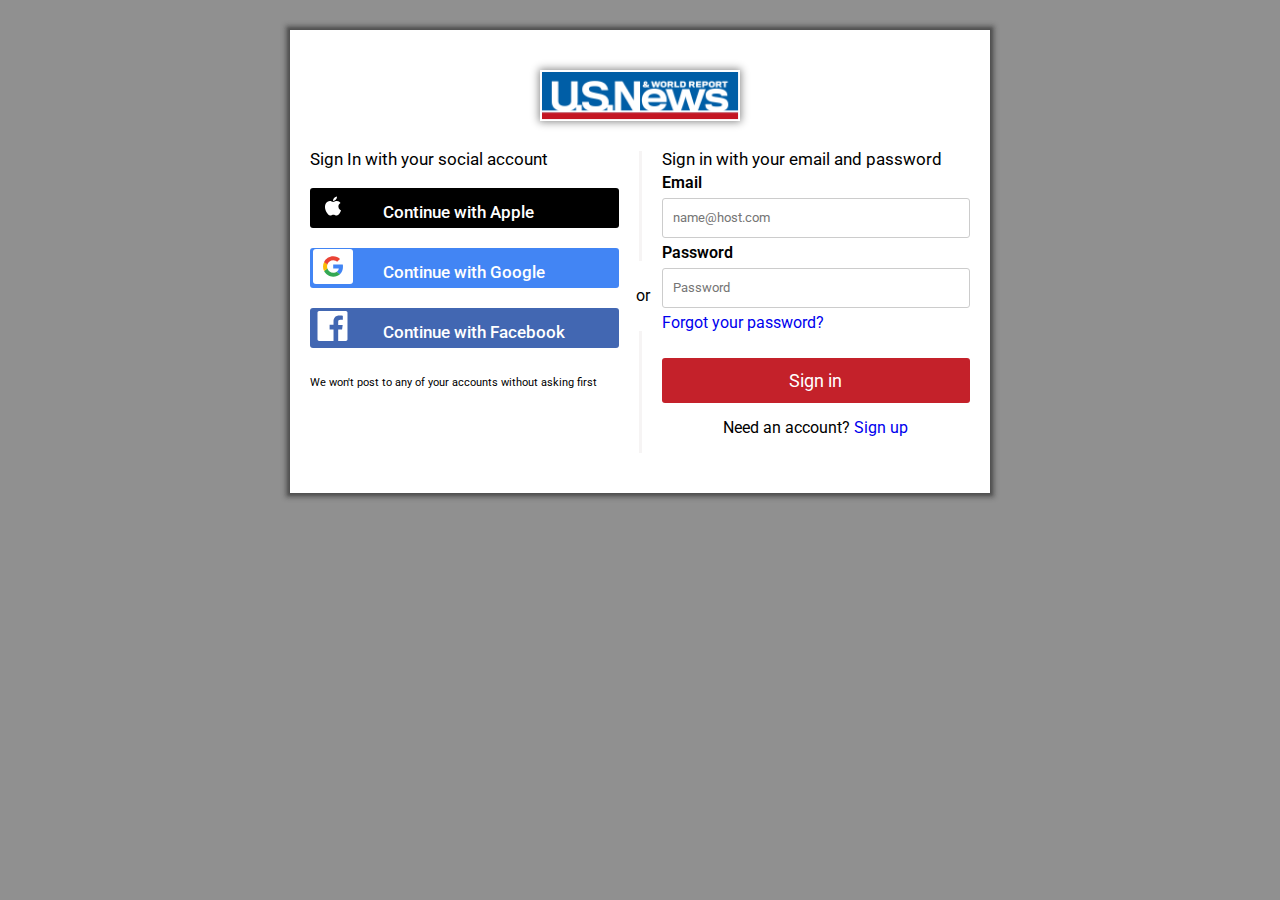
<file: sign_in.html>
<!DOCTYPE html>
<html lang="en">
  <head>
    <meta charset="UTF-8" />
    <meta http-equiv="X-UA-Compatible" content="IE=edge" />
    <meta name="viewport" content="width=device-width, initial-scale=1.0" />
    <title>Sign In</title>

    <!-- logo -->
    <link
      rel="shortcut icon"
      href="./assets/logo/logo512.png"
      type="image/png"
    />
    <link
      rel="shortcut icon"
      href="./assets/logo/picture.jpg"
      type="image/jpg"
    />

    <!-- FontAwesome -->
    <link
      rel="stylesheet"
      href="https://cdnjs.cloudflare.com/ajax/libs/font-awesome/6.4.0/css/all.min.css"
      integrity="sha512-iecdLmaskl7CVkqkXNQ/ZH/XLlvWZOJyj7Yy7tcenmpD1ypASozpmT/E0iPtmFIB46ZmdtAc9eNBvH0H/ZpiBw=="
      crossorigin="anonymous"
      referrerpolicy="no-referrer"
    />

    <!-- Bootstrap 5.0.2 -->
    <link
      href="https://cdn.jsdelivr.net/npm/bootstrap@5.0.2/dist/css/bootstrap.min.css"
      rel="stylesheet"
      integrity="sha384-EVSTQN3/azprG1Anm3QDgpJLIm9Nao0Yz1ztcQTwFspd3yD65VohhpuuCOmLASjC"
      crossorigin="anonymous"
    />

    <script
      src="https://cdn.jsdelivr.net/npm/bootstrap@5.0.2/dist/js/bootstrap.bundle.min.js"
      integrity="sha384-MrcW6ZMFYlzcLA8Nl+NtUVF0sA7MsXsP1UyJoMp4YLEuNSfAP+JcXn/tWtIaxVXM"
      crossorigin="anonymous"
      defer
    ></script>

    <script
      src="https://cdn.jsdelivr.net/npm/@popperjs/core@2.9.2/dist/umd/popper.min.js"
      integrity="sha384-IQsoLXl5PILFhosVNubq5LC7Qb9DXgDA9i+tQ8Zj3iwWAwPtgFTxbJ8NT4GN1R8p"
      crossorigin="anonymous"
      defer
    ></script>
    <script
      src="https://cdn.jsdelivr.net/npm/bootstrap@5.0.2/dist/js/bootstrap.min.js"
      integrity="sha384-cVKIPhGWiC2Al4u+LWgxfKTRIcfu0JTxR+EQDz/bgldoEyl4H0zUF0QKbrJ0EcQF"
      crossorigin="anonymous"
      defer
    ></script>

    <!-- OWL carousel2 -->
    <link
      rel="stylesheet"
      href="https://cdnjs.cloudflare.com/ajax/libs/OwlCarousel2/2.3.4/assets/owl.carousel.min.css"
      integrity="sha512-tS3S5qG0BlhnQROyJXvNjeEM4UpMXHrQfTGmbQ1gKmelCxlSEBUaxhRBj/EFTzpbP4RVSrpEikbmdJobCvhE3g=="
      crossorigin="anonymous"
      referrerpolicy="no-referrer"
    />
    <link
      rel="stylesheet"
      href="https://cdnjs.cloudflare.com/ajax/libs/OwlCarousel2/2.3.4/assets/owl.theme.default.min.css"
      integrity="sha512-sMXtMNL1zRzolHYKEujM2AqCLUR9F2C4/05cdbxjjLSRvMQIciEPCQZo++nk7go3BtSuK9kfa/s+a4f4i5pLkw=="
      crossorigin="anonymous"
      referrerpolicy="no-referrer"
    />

    <!-- JQuery has to be above the Javascript -->
    <script
      src="https://cdnjs.cloudflare.com/ajax/libs/jquery/3.7.1/jquery.min.js"
      integrity="sha512-v2CJ7UaYy4JwqLDIrZUI/4hqeoQieOmAZNXBeQyjo21dadnwR+8ZaIJVT8EE2iyI61OV8e6M8PP2/4hpQINQ/g=="
      crossorigin="anonymous"
      referrerpolicy="no-referrer"
    ></script>
    <script
      src="https://cdnjs.cloudflare.com/ajax/libs/OwlCarousel2/2.3.4/owl.carousel.min.js"
      integrity="sha512-bPs7Ae6pVvhOSiIcyUClR7/q2OAsRiovw4vAkX+zJbw3ShAeeqezq50RIIcIURq7Oa20rW2n2q+fyXBNcU9lrw=="
      crossorigin="anonymous"
      referrerpolicy="no-referrer"
    ></script>

    <link rel="stylesheet" href="./assets/css/main.min.css" />
    <!-- <script src="./main.js"></script> -->
  </head>
  <body>
    <div id="signIn" class="signIn">
      <div class="main">
        <a href="./index.html"
          ><img class="image" src="./assets/images/header/logo1.png" alt="logo"
        /></a>
        <div class="main-detail">
          <div class="main-detail-left">
            <p class="guide">Sign In with your social account</p>
            <button class="apple">
              <span
                ><svg
                  class="social-logo"
                  xmlns="http://www.w3.org/2000/svg"
                  viewBox="0 0 170 170"
                  version="1.1"
                >
                  <g fill-rule="evenodd">
                    <g fill="#fff">
                      <path
                        d="m150.37 130.25c-2.45 5.66-5.35 10.87-8.71 15.66-4.58 6.53-8.33 11.05-11.22 13.56-4.48 4.12-9.28 6.23-14.42 6.35-3.69 0-8.14-1.05-13.32-3.18-5.197-2.12-9.973-3.17-14.34-3.17-4.58 0-9.492 1.05-14.746 3.17-5.262 2.13-9.501 3.24-12.742 3.35-4.929 0.21-9.842-1.96-14.746-6.52-3.13-2.73-7.045-7.41-11.735-14.04-5.032-7.08-9.169-15.29-12.41-24.65-3.471-10.11-5.211-19.9-5.211-29.378 0-10.857 2.346-20.221 7.045-28.068 3.693-6.303 8.606-11.275 14.755-14.925s12.793-5.51 19.948-5.629c3.915 0 9.049 1.211 15.429 3.591 6.362 2.388 10.447 3.599 12.238 3.599 1.339 0 5.877-1.416 13.57-4.239 7.275-2.618 13.415-3.702 18.445-3.275 13.63 1.1 23.87 6.473 30.68 16.153-12.19 7.386-18.22 17.731-18.1 31.002 0.11 10.337 3.86 18.939 11.23 25.769 3.34 3.17 7.07 5.62 11.22 7.36-0.9 2.61-1.85 5.11-2.86 7.51zm-31.26-123.01c0 8.1021-2.96 15.667-8.86 22.669-7.12 8.324-15.732 13.134-25.071 12.375-0.119-0.972-0.188-1.995-0.188-3.07 0-7.778 3.386-16.102 9.399-22.908 3.002-3.446 6.82-6.3113 11.45-8.597 4.62-2.2516 8.99-3.4968 13.1-3.71 0.12 1.0831 0.17 2.1663 0.17 3.2409z"
                      ></path>
                    </g>
                  </g>
                </svg>
              </span>
              <p class="detail">Continue with Apple</p>
            </button>
            <button class="google">
              <span
                ><svg
                  class="social-logo"
                  viewBox="0 0 256 262"
                  xmlns="http://www.w3.org/2000/svg"
                  preserveAspectRatio="xMidYMid"
                >
                  <path
                    d="M255.878 133.451c0-10.734-.871-18.567-2.756-26.69H130.55v48.448h71.947c-1.45 12.04-9.283 30.172-26.69 42.356l-.244 1.622 38.755 30.023 2.685.268c24.659-22.774 38.875-56.282 38.875-96.027"
                    fill="#4285F4"
                  ></path>
                  <path
                    d="M130.55 261.1c35.248 0 64.839-11.605 86.453-31.622l-41.196-31.913c-11.024 7.688-25.82 13.055-45.257 13.055-34.523 0-63.824-22.773-74.269-54.25l-1.531.13-40.298 31.187-.527 1.465C35.393 231.798 79.49 261.1 130.55 261.1"
                    fill="#34A853"
                  ></path>
                  <path
                    d="M56.281 156.37c-2.756-8.123-4.351-16.827-4.351-25.82 0-8.994 1.595-17.697 4.206-25.82l-.073-1.73L15.26 71.312l-1.335.635C5.077 89.644 0 109.517 0 130.55s5.077 40.905 13.925 58.602l42.356-32.782"
                    fill="#FBBC05"
                  ></path>
                  <path
                    d="M130.55 50.479c24.514 0 41.05 10.589 50.479 19.438l36.844-35.974C195.245 12.91 165.798 0 130.55 0 79.49 0 35.393 29.301 13.925 71.947l42.211 32.783c10.59-31.477 39.891-54.251 74.414-54.251"
                    fill="#EA4335"
                  ></path>
                </svg>
              </span>
              <p class="detail">Continue with Google</p>
            </button>
            <button class="facebook">
              <span
                ><svg
                  class="social-logo"
                  xmlns="http://www.w3.org/2000/svg"
                  viewBox="0 0 216 216"
                  color="#ffffff"
                >
                  <path
                    fill="#ffffff"
                    d="
                      M204.1 0H11.9C5.3 0 0 5.3 0 11.9v192.2c0 6.6 5.3 11.9 11.9
                      11.9h103.5v-83.6H87.2V99.8h28.1v-24c0-27.9 17-43.1 41.9-43.1
                      11.9 0 22.2.9 25.2 1.3v29.2h-17.3c-13.5 0-16.2 6.4-16.2
                      15.9v20.8h32.3l-4.2 32.6h-28V216h55c6.6 0 11.9-5.3
                      11.9-11.9V11.9C216 5.3 210.7 0 204.1 0z"
                  ></path>
                </svg>
              </span>
              <p class="detail">Continue with Facebook</p>
            </button>
            <p class="description">
              We won't post to any of your accounts without asking first
            </p>
          </div>
          <div class="main-detail-right">
            <div class="or">or</div>
            <div class="body">
              <p class="guide">Sign in with your email and password</p>
              <form class="login" id="login">
                <label class="login-word" for="email">email</label>
                <input
                  class="login-box"
                  type="email"
                  id="email"
                  placeholder="name@host.com"
                  required
                />
                <label class="login-word" for="password">password</label>
                <input
                  class="login-box"
                  type="password"
                  id="password"
                  placeholder="Password"
                  required
                />
                <a class="login-forget" href="!#">Forgot your password?</a>
                <button class="login-btn">Sign in</button>
                <p class="login-information">
                  Need an account? <a href="!#">Sign up</a>
                </p>
              </form>
            </div>
          </div>
        </div>
      </div>
    </div>
  </body>
</html>
</file>
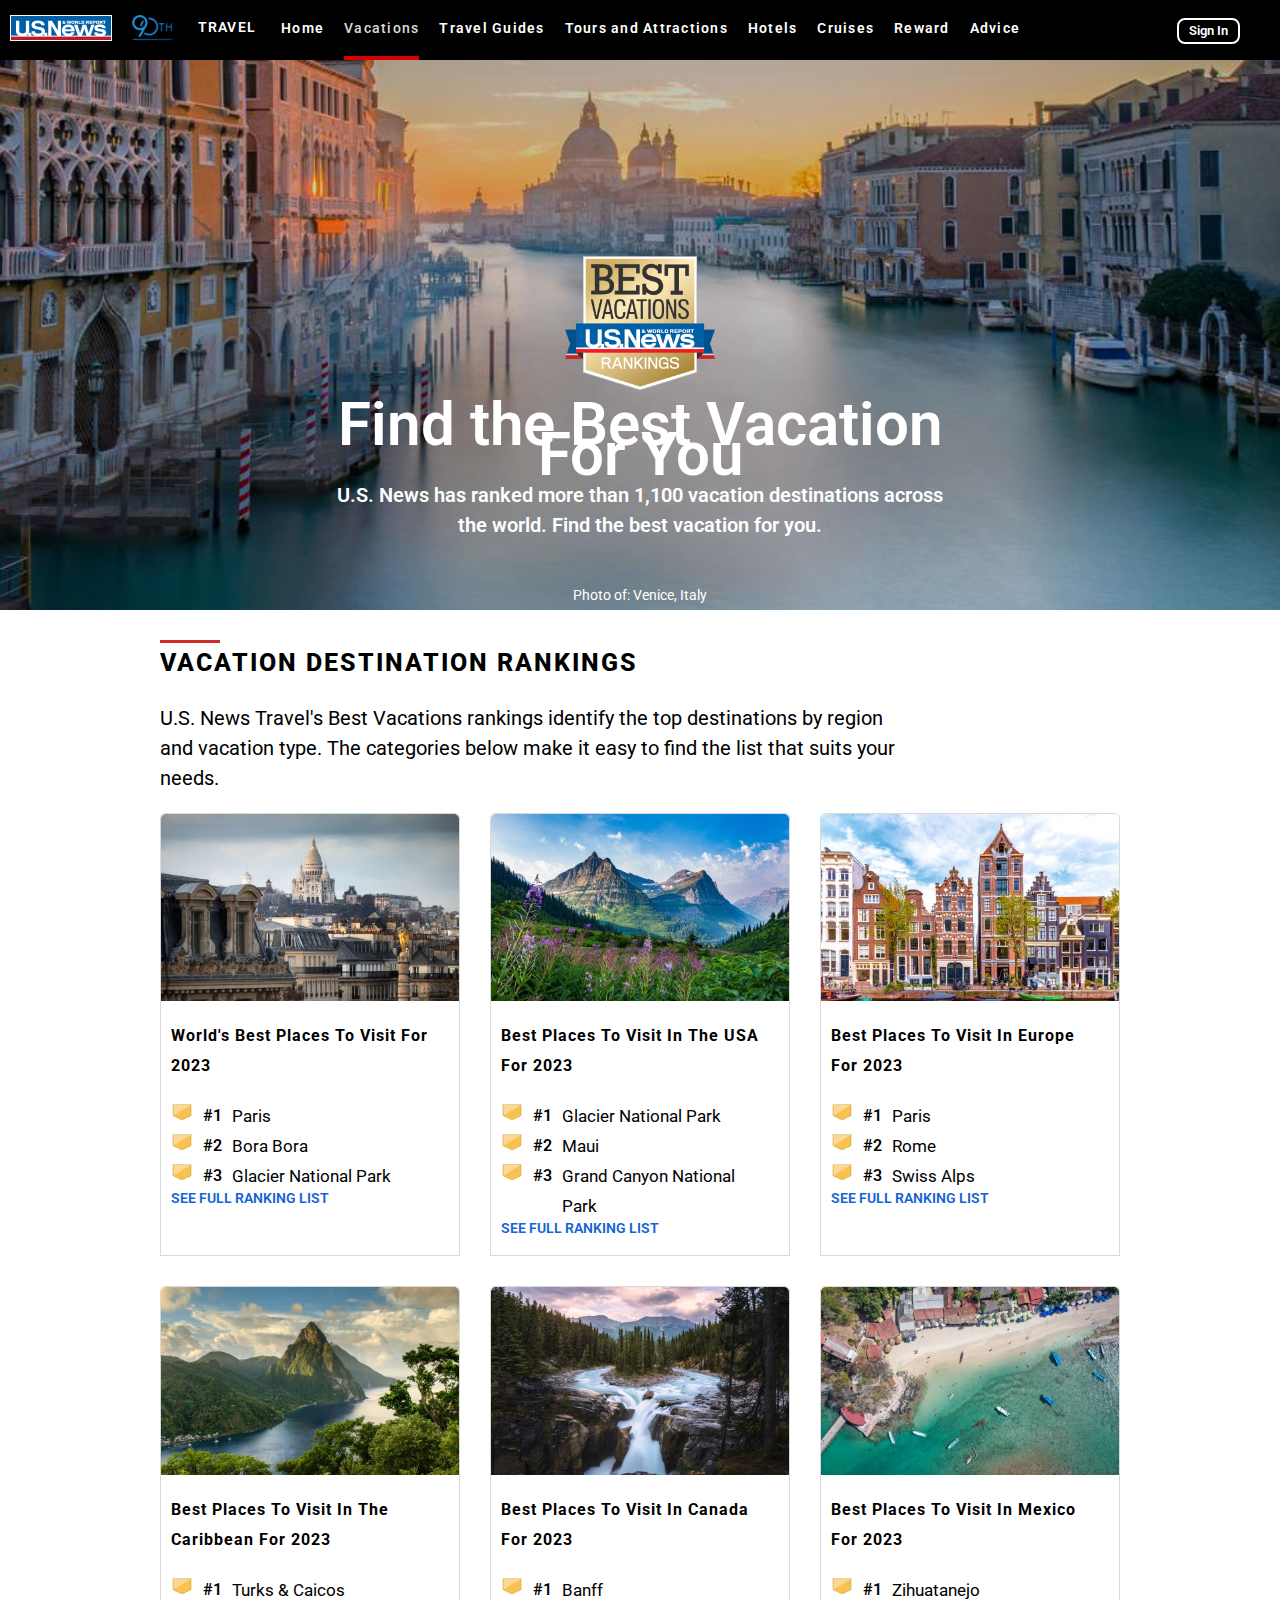
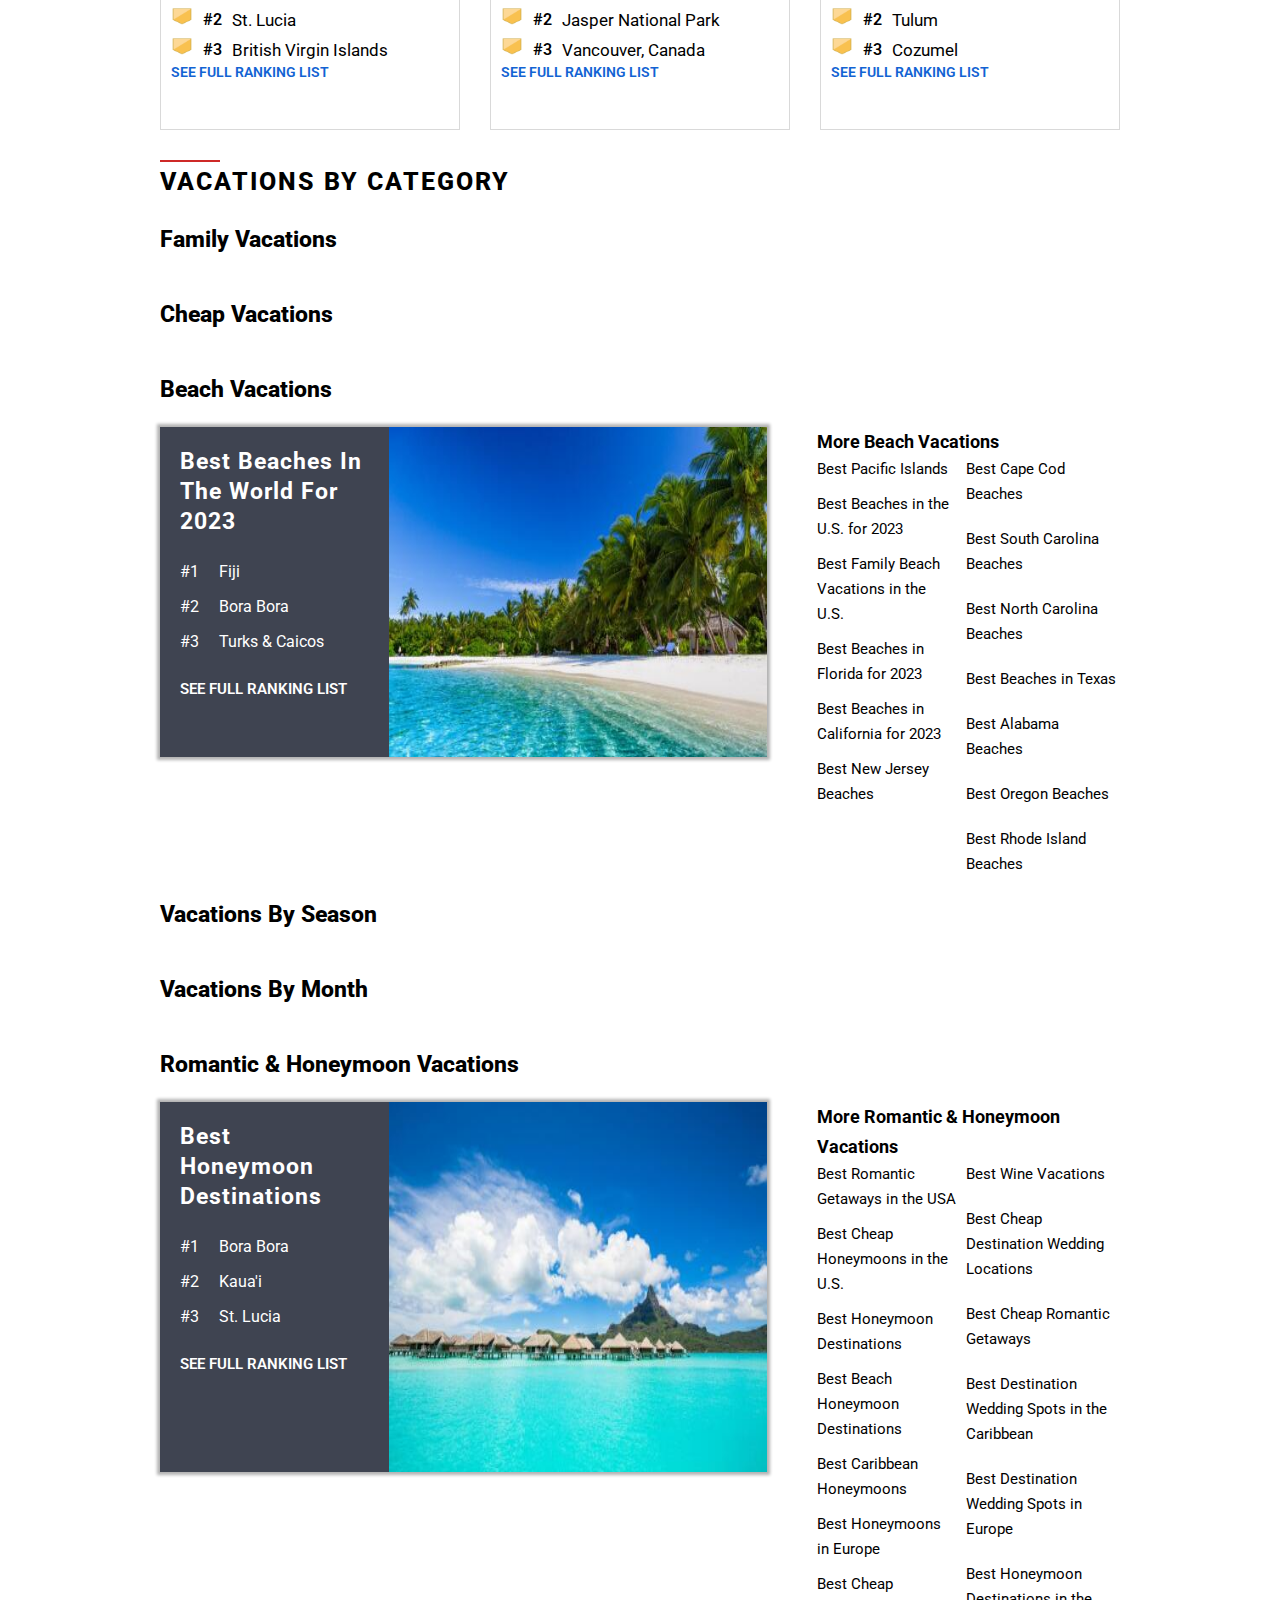
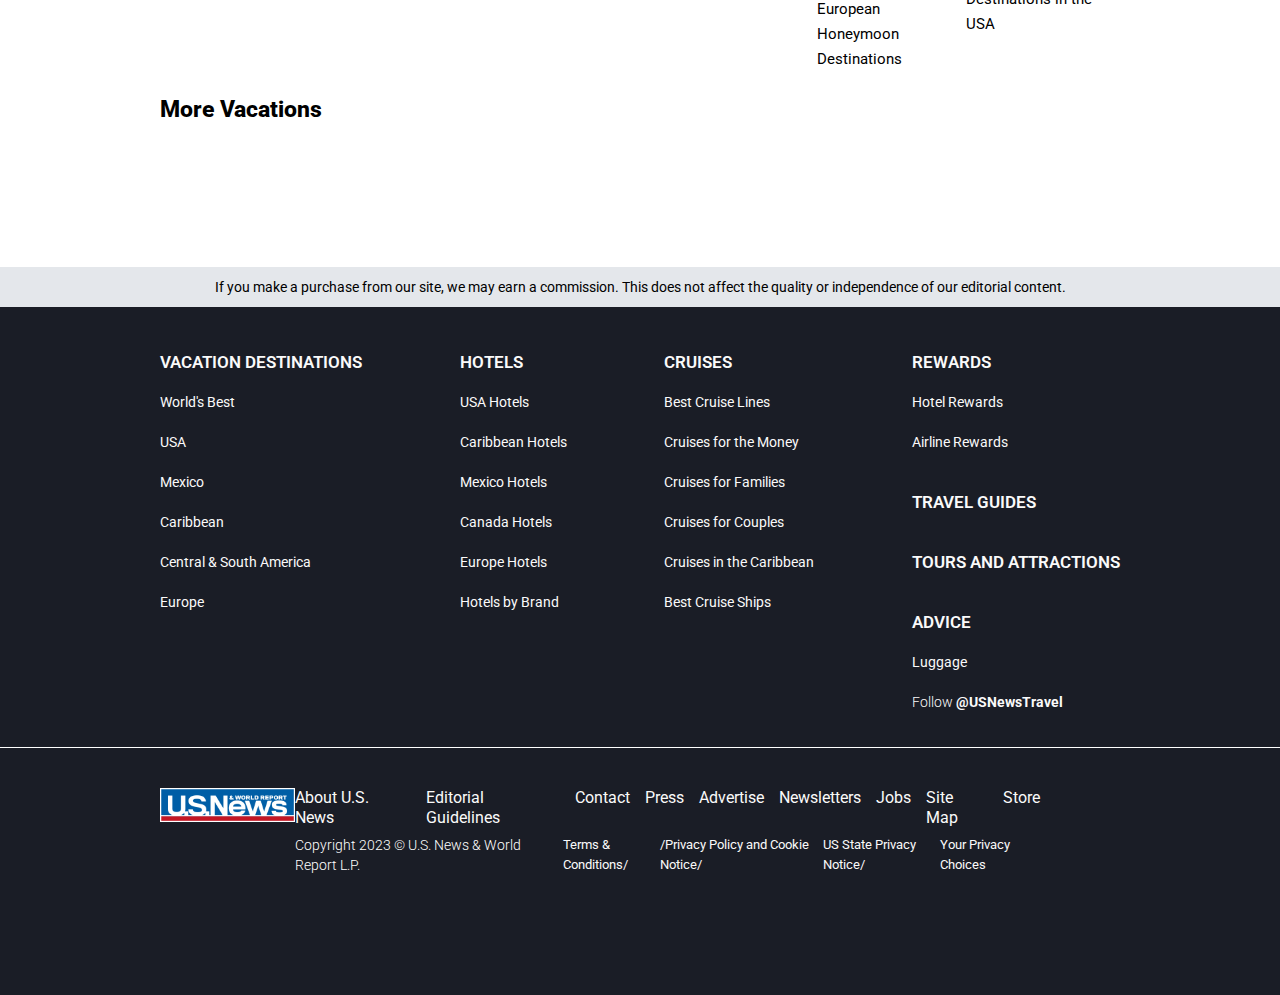
<file: vacation.html>
<!DOCTYPE html>
<html lang="en">
  <head>
    <meta charset="UTF-8" />
    <meta http-equiv="X-UA-Compatible" content="IE=edge" />
    <meta name="viewport" content="width=device-width, initial-scale=1.0" />
    <title>Vacation Page</title>

    <!-- logo -->
    <link
      rel="shortcut icon"
      href="./assets/logo/logo512.png"
      type="image/png"
    />
    <link
      rel="shortcut icon"
      href="./assets/logo/picture.jpg"
      type="image/jpg"
    />

    <!-- FontAwesome -->
    <link
      rel="stylesheet"
      href="https://cdnjs.cloudflare.com/ajax/libs/font-awesome/6.4.0/css/all.min.css"
      integrity="sha512-iecdLmaskl7CVkqkXNQ/ZH/XLlvWZOJyj7Yy7tcenmpD1ypASozpmT/E0iPtmFIB46ZmdtAc9eNBvH0H/ZpiBw=="
      crossorigin="anonymous"
      referrerpolicy="no-referrer"
    />

    <!-- Bootstrap 5.0.2 -->
    <link
      href="https://cdn.jsdelivr.net/npm/bootstrap@5.0.2/dist/css/bootstrap.min.css"
      rel="stylesheet"
      integrity="sha384-EVSTQN3/azprG1Anm3QDgpJLIm9Nao0Yz1ztcQTwFspd3yD65VohhpuuCOmLASjC"
      crossorigin="anonymous"
    />

    <script
      src="https://cdn.jsdelivr.net/npm/bootstrap@5.0.2/dist/js/bootstrap.bundle.min.js"
      integrity="sha384-MrcW6ZMFYlzcLA8Nl+NtUVF0sA7MsXsP1UyJoMp4YLEuNSfAP+JcXn/tWtIaxVXM"
      crossorigin="anonymous"
      defer
    ></script>

    <script
      src="https://cdn.jsdelivr.net/npm/@popperjs/core@2.9.2/dist/umd/popper.min.js"
      integrity="sha384-IQsoLXl5PILFhosVNubq5LC7Qb9DXgDA9i+tQ8Zj3iwWAwPtgFTxbJ8NT4GN1R8p"
      crossorigin="anonymous"
      defer
    ></script>
    <script
      src="https://cdn.jsdelivr.net/npm/bootstrap@5.0.2/dist/js/bootstrap.min.js"
      integrity="sha384-cVKIPhGWiC2Al4u+LWgxfKTRIcfu0JTxR+EQDz/bgldoEyl4H0zUF0QKbrJ0EcQF"
      crossorigin="anonymous"
      defer
    ></script>

    <!-- OWL carousel2 -->
    <link
      rel="stylesheet"
      href="https://cdnjs.cloudflare.com/ajax/libs/OwlCarousel2/2.3.4/assets/owl.carousel.min.css"
      integrity="sha512-tS3S5qG0BlhnQROyJXvNjeEM4UpMXHrQfTGmbQ1gKmelCxlSEBUaxhRBj/EFTzpbP4RVSrpEikbmdJobCvhE3g=="
      crossorigin="anonymous"
      referrerpolicy="no-referrer"
    />
    <link
      rel="stylesheet"
      href="https://cdnjs.cloudflare.com/ajax/libs/OwlCarousel2/2.3.4/assets/owl.theme.default.min.css"
      integrity="sha512-sMXtMNL1zRzolHYKEujM2AqCLUR9F2C4/05cdbxjjLSRvMQIciEPCQZo++nk7go3BtSuK9kfa/s+a4f4i5pLkw=="
      crossorigin="anonymous"
      referrerpolicy="no-referrer"
    />

    <!-- JQuery has to be above the Javascript -->
    <script
      src="https://cdnjs.cloudflare.com/ajax/libs/jquery/3.7.1/jquery.min.js"
      integrity="sha512-v2CJ7UaYy4JwqLDIrZUI/4hqeoQieOmAZNXBeQyjo21dadnwR+8ZaIJVT8EE2iyI61OV8e6M8PP2/4hpQINQ/g=="
      crossorigin="anonymous"
      referrerpolicy="no-referrer"
    ></script>
    <script
      src="https://cdnjs.cloudflare.com/ajax/libs/OwlCarousel2/2.3.4/owl.carousel.min.js"
      integrity="sha512-bPs7Ae6pVvhOSiIcyUClR7/q2OAsRiovw4vAkX+zJbw3ShAeeqezq50RIIcIURq7Oa20rW2n2q+fyXBNcU9lrw=="
      crossorigin="anonymous"
      referrerpolicy="no-referrer"
    ></script>

    <link rel="stylesheet" href="./assets/css/main.min.css" />
    <!-- <script src="./main.js"></script> -->
  </head>

  <body>
    <div id="vacation" class="vacation">
      <div class="navbar">
        <div class="left">
          <a href="./index.html"
            ><img
              class="nav special1"
              src="./assets/images/header/logo1.png"
              alt="US-News"
            />
          </a>
          <a href="./index.html"
            ><img
              class="nav special1"
              src="./assets/images/header/90th_logo.png"
              alt="90th"
            />
          </a>
          <div class="nav special2">
            <a href="!#"> travel <i class="fa-solid fa-angles-right"></i></a>
          </div>
          <ul>
            <li class="nav special4"><a href="./index.html">Home</a></li>
            <li class="nav special3">
              <a href="./vacation.html">Vacations</a>
            </li>
            <li class="nav special4"><a href="!#">Travel Guides</a></li>
            <li class="nav lower special4">
              <a href="!#">Tours and Attractions</a>
            </li>
            <li class="nav special4"><a href="!#">Hotels</a></li>
            <li class="nav special4"><a href="!#">Cruises</a></li>
            <li class="nav special4"><a href="./reward.html">Reward</a></li>
            <li class="nav special4"><a href="!#">Advice</a></li>
          </ul>
        </div>

        <div class="right">
          <div class="nav special5">
            <i class="fa-solid fa-magnifying-glass"></i>
          </div>
          <div class="nav special6">
            <button><a href="./sign_in.html">Sign In</a></button>
          </div>
          <div class="nav special5"><i class="fa-solid fa-bars"></i></div>
        </div>

        <div class="table">
          <div class="table-title">
            <a href="./index.html"><p>travel</p></a>
            <a href="./index.html"><i class="fa-solid fa-x"></i></a>
          </div>
          <div class="table-btn">
            <a href="./index.html"><div class="table-btn-detail">home</div></a>
            <a href="./vacation.html"
              ><div class="table-btn-detail">vacations</div></a
            >
            <a href="!#"><div class="table-btn-detail">travel guides</div></a>
            <a href="!#"
              ><div class="table-btn-detail">tours and attractions</div></a
            >
            <a href="!#"><div class="table-btn-detail">hotel</div></a>
            <a href="!#"><div class="table-btn-detail">cruises</div></a>
            <a href="!#"><div class="table-btn-detail">rewards</div></a>
            <a href="!#"><div class="table-btn-detail">advice >></div></a>
          </div>
          <div class="table-title">my account</div>
          <a href="./sign_in.html"
            ><div class="table-btn">
              <i class="fa-solid fa-circle-user"></i>
              sign in
            </div></a
          >
        </div>
      </div>

      <div class="banner">
        <img
          class="banner-image"
          src="./assets/images/vacation_page/banner/vacation_landing_hero_large.jpg"
          alt="banner"
        />
        <div class="banner-information">
          <img
            src="./assets/images/header/Badge-Vacations-Gold-Generic.png"
            alt="Best vacations"
          />
          <h1>Find the Best Vacation For You</h1>
          <h3>
            U.S. News has ranked more than 1,100 vacation destinations across
            the world. Find the best vacation for you.
          </h3>

          <p><a href="!#">Photo of: Venice, Italy</a></p>
        </div>
      </div>

      <div class="body">
        <p class="top-title">
          U.S. News has ranked more than 1,100 vacation destinations across the
          world. Find the best vacation for you.
        </p>
        <div class="line"></div>

        <div class="vacation_rank">
          <h2 class="title">vacation destination rankings</h2>
          <p class="vacation_rank-description">
            U.S. News Travel's Best Vacations rankings identify the top
            destinations by region and vacation type. The categories below make
            it easy to find the list that suits your needs.
          </p>
          <div class="bestPlaces">
            <div class="bestPlaces-detail">
              <img
                class="bestPlaces-detail-image"
                src="./assets/images/vacation_page/bestPlaces/paris.jpg"
                alt="Paris"
              />
              <div class="bestPlaces-detail-best">
                <h3>World's Best Places to Visit for 2023</h3>
                <a href="!#">
                  <img
                    src="./assets/images/header/mini-badge-color.png"
                    alt="gold badge"
                  />
                  <span>#1</span>
                  <p>Paris</p>
                </a>
                <a href="!#">
                  <img
                    src="./assets/images/header/mini-badge-color.png"
                    alt="gold badge"
                  />
                  <span>#2</span>
                  <p>Bora Bora</p>
                </a>
                <a href="!#">
                  <img
                    src="./assets/images/header/mini-badge-color.png"
                    alt="gold badge"
                  />
                  <span>#3</span>
                  <p>Glacier National Park</p>
                </a>

                <a class="rank_list" href="!#"
                  >See Full Ranking List <i class="fa-solid fa-angles-right"></i
                ></a>
              </div>
            </div>

            <div class="bestPlaces-detail">
              <img
                class="bestPlaces-detail-image"
                src="./assets/images/vacation_page/bestPlaces/best2.jpg"
                alt="USA"
              />
              <div class="bestPlaces-detail-best">
                <h3>Best Places to Visit in the USA for 2023</h3>
                <a href="!#">
                  <img
                    src="./assets/images/header/mini-badge-color.png"
                    alt="gold badge"
                  />
                  <span>#1</span>
                  <p>Glacier National Park</p>
                </a>
                <a href="!#">
                  <img
                    src="./assets/images/header/mini-badge-color.png"
                    alt="gold badge"
                  />
                  <span>#2</span>
                  <p>Maui</p>
                </a>
                <a href="!#">
                  <img
                    src="./assets/images/header/mini-badge-color.png"
                    alt="gold badge"
                  />
                  <span>#3</span>
                  <p>Grand Canyon National Park</p>
                </a>

                <a class="rank_list" href="!#"
                  >See Full Ranking List <i class="fa-solid fa-angles-right"></i
                ></a>
              </div>
            </div>

            <div class="bestPlaces-detail">
              <img
                class="bestPlaces-detail-image"
                src="./assets/images/vacation_page/bestPlaces/euro.jpg"
                alt="Europe"
              />
              <div class="bestPlaces-detail-best">
                <h3>Best Places to Visit in Europe for 2023</h3>
                <a href="!#">
                  <img
                    src="./assets/images/header/mini-badge-color.png"
                    alt="gold badge"
                  />
                  <span>#1</span>
                  <p>Paris</p>
                </a>
                <a href="!#">
                  <img
                    src="./assets/images/header/mini-badge-color.png"
                    alt="gold badge"
                  />
                  <span>#2</span>
                  <p>Rome</p>
                </a>
                <a href="!#">
                  <img
                    src="./assets/images/header/mini-badge-color.png"
                    alt="gold badge"
                  />
                  <span>#3</span>
                  <p>Swiss Alps</p>
                </a>

                <a class="rank_list" href="!#"
                  >See Full Ranking List <i class="fa-solid fa-angles-right"></i
                ></a>
              </div>
            </div>

            <div class="bestPlaces-detail">
              <img
                class="bestPlaces-detail-image"
                src="./assets/images/vacation_page/bestPlaces/carribean.jpg"
                alt="Caribbean"
              />
              <div class="bestPlaces-detail-best">
                <h3>Best Places to Visit in the Caribbean for 2023</h3>
                <a href="!#">
                  <img
                    src="./assets/images/header/mini-badge-color.png"
                    alt="gold badge"
                  />
                  <span>#1</span>
                  <p>Turks & Caicos</p>
                </a>
                <a href="!#">
                  <img
                    src="./assets/images/header/mini-badge-color.png"
                    alt="gold badge"
                  />
                  <span>#2</span>
                  <p>St. Lucia</p>
                </a>
                <a href="!#">
                  <img
                    src="./assets/images/header/mini-badge-color.png"
                    alt="gold badge"
                  />
                  <span>#3</span>
                  <p>British Virgin Islands</p>
                </a>

                <a class="rank_list" href="!#"
                  >See Full Ranking List <i class="fa-solid fa-angles-right"></i
                ></a>
              </div>
            </div>

            <div class="bestPlaces-detail">
              <img
                class="bestPlaces-detail-image"
                src="./assets/images/vacation_page/bestPlaces/best5.jpg"
                alt="Canada"
              />
              <div class="bestPlaces-detail-best">
                <h3>Best Places to Visit in Canada for 2023</h3>
                <a href="!#">
                  <img
                    src="./assets/images/header/mini-badge-color.png"
                    alt="gold badge"
                  />
                  <span>#1</span>
                  <p>Banff</p>
                </a>
                <a href="!#">
                  <img
                    src="./assets/images/header/mini-badge-color.png"
                    alt="gold badge"
                  />
                  <span>#2</span>
                  <p>Jasper National Park</p>
                </a>
                <a href="!#">
                  <img
                    src="./assets/images/header/mini-badge-color.png"
                    alt="gold badge"
                  />
                  <span>#3</span>
                  <p>Vancouver, Canada</p>
                </a>

                <a class="rank_list" href="!#"
                  >See Full Ranking List <i class="fa-solid fa-angles-right"></i
                ></a>
              </div>
            </div>

            <div class="bestPlaces-detail">
              <img
                class="bestPlaces-detail-image"
                src="./assets/images/vacation_page/bestPlaces/mexico.jpg"
                alt="Mexico"
              />
              <div class="bestPlaces-detail-best">
                <h3>Best Places to Visit in Mexico for 2023</h3>
                <a href="!#">
                  <img
                    src="./assets/images/header/mini-badge-color.png"
                    alt="gold badge"
                  />
                  <span>#1</span>
                  <p>Zihuatanejo</p>
                </a>
                <a href="!#">
                  <img
                    src="./assets/images/header/mini-badge-color.png"
                    alt="gold badge"
                  />
                  <span>#2</span>
                  <p>Tulum</p>
                </a>
                <a href="!#">
                  <img
                    src="./assets/images/header/mini-badge-color.png"
                    alt="gold badge"
                  />
                  <span>#3</span>
                  <p>Cozumel</p>
                </a>

                <a class="rank_list" href="!#"
                  >See Full Ranking List <i class="fa-solid fa-angles-right"></i
                ></a>
              </div>
            </div>
          </div>
        </div>

        <div class="line"></div>

        <div class="category">
          <h2 class="title">Vacations by category</h2>
        </div>
        <div class="family">
          <h3 class="subTitle">Family Vacations</h3>
          <div class="owl-carousel owl-theme">
            <div class="item">
              <a href="!#"
                ><div class="example">
                  <img
                    src="./assets/images/vacation_page/category/family/beach.jpg"
                    alt="beach"
                  />
                  <div class="word">
                    Best Family Beach Vacations in the U.S.
                  </div>
                </div></a
              >
            </div>
            <div class="item">
              <a href="!#"
                ><div class="example">
                  <img
                    src="./assets/images/vacation_page/category/family/USA.jpg"
                    alt="USA"
                  />
                  <div class="word">Best Family Vacations in the USA</div>
                </div></a
              >
            </div>
            <div class="item">
              <a href="!#"
                ><div class="example">
                  <img
                    src="./assets/images/vacation_page/category/family/caribbean.jpg"
                    alt="caribbean"
                  />
                  <div class="word">Best Family Vacations in the Caribbean</div>
                </div></a
              >
            </div>
            <div class="item">
              <a href="!#"
                ><div class="example">
                  <img
                    src="./assets/images/vacation_page/category/family/euro.jpg"
                    alt="Europe"
                  />
                  <div class="word">Best Family Vacations in Europe</div>
                </div></a
              >
            </div>
            <div class="item">
              <a href="!#"
                ><div class="example">
                  <img
                    src="./assets/images/vacation_page/category/family/spring.jpg"
                    alt="Spring"
                  />
                  <div class="word">Best Spring Break Family Vacations</div>
                </div></a
              >
            </div>
            <div class="item">
              <a href="!#"
                ><div class="example">
                  <img
                    src="./assets/images/vacation_page/category/family/canada.jpg"
                    alt="Canada"
                  />
                  <div class="word">Best Family Vacations in Canada</div>
                </div></a
              >
            </div>
            <div class="item">
              <a href="!#"
                ><div class="example">
                  <img
                    src="./assets/images/vacation_page/category/family/summer.jpg"
                    alt="Summer"
                  />
                  <div class="word">Best Summer Family Vacations</div>
                </div></a
              >
            </div>
            <div class="item">
              <a href="!#"
                ><div class="example">
                  <img
                    src="./assets/images/vacation_page/category/family/winter.jpg"
                    alt="Europe"
                  />
                  <div class="word">Best Winter Family Vacations</div>
                </div></a
              >
            </div>
          </div>
        </div>

        <div class="cheap">
          <h3 class="subTitle">Cheap Vacations</h3>
          <div class="owl-carousel owl-theme">
            <div class="item">
              <a href="!#"
                ><div class="example">
                  <img
                    src="./assets/images/vacation_page/category/cheap/family.jpg"
                    alt="family"
                  />
                  <div class="word">Top 20 Cheap Family Vacations</div>
                </div></a
              >
            </div>
            <div class="item">
              <a href="!#"
                ><div class="example">
                  <img
                    src="./assets/images/vacation_page/category/cheap/spring.jpg"
                    alt="Spring"
                  />
                  <div class="word">Best Cheap Spring Break Trips</div>
                </div></a
              >
            </div>
            <div class="item">
              <a href="!#"
                ><div class="example">
                  <img
                    src="./assets/images/vacation_page/category/cheap/us.jpg"
                    alt="USA"
                  />
                  <div class="word">
                    Best Cheap Vacations in the U.S. for 2023
                  </div>
                </div></a
              >
            </div>
            <div class="item">
              <a href="!#"
                ><div class="example">
                  <img
                    src="./assets/images/vacation_page/category/cheap/caribbean.jpg"
                    alt="Caribbean"
                  />
                  <div class="word">Best Cheap Caribbean Vacations</div>
                </div></a
              >
            </div>
            <div class="item">
              <a href="!#"
                ><div class="example">
                  <img
                    src="./assets/images/vacation_page/category/cheap/euro.jpg"
                    alt="Caribbean"
                  />
                  <div class="word">Best Cheap European Vacations for 2023</div>
                </div></a
              >
            </div>
            <div class="item">
              <a href="!#"
                ><div class="example">
                  <img
                    src="./assets/images/vacation_page/category/cheap/winter.jpg"
                    alt="Caribbean"
                  />
                  <div class="word">Best Cheap Winter Vacations</div>
                </div></a
              >
            </div>
            <div class="item">
              <a href="!#"
                ><div class="example">
                  <img
                    src="./assets/images/vacation_page/category/cheap/summer.jpg"
                    alt="Caribbean"
                  />
                  <div class="word">Best Cheap Summer Vacations</div>
                </div></a
              >
            </div>
            <div class="item">
              <a href="!#"
                ><div class="example">
                  <img
                    src="./assets/images/vacation_page/category/cheap/central.jpg"
                    alt="Caribbean"
                  />
                  <div class="word">
                    Best Cheap Vacations in Central and South America
                  </div>
                </div></a
              >
            </div>
            <div class="item">
              <a href="!#"
                ><div class="example">
                  <img
                    src="./assets/images/vacation_page/category/cheap/mexico.jpg"
                    alt="Caribbean"
                  />
                  <div class="word">Best Cheap Mexico Vacations</div>
                </div></a
              >
            </div>
          </div>
        </div>

        <div class="beach">
          <h3 class="subTitle">Beach Vacations</h3>
          <div class="description">
            <div class="description-main">
              <div class="description-main-word">
                <h3>Best Beaches in the World for 2023</h3>

                <a href="!#">#1 <span>Fiji</span></a>
                <a href="!#">#2 <span>Bora Bora</span></a>
                <a href="!#">#3 <span>Turks & Caicos</span></a>

                <a class="rank_list" href="!#"
                  >See Full Ranking List <i class="fa-solid fa-angles-right"></i
                ></a>
              </div>
              <a class="description-main-image" href="!#"
                ><img
                  src="./assets/images/vacation_page/category/beach_vacation.jpg"
                  alt="beach"
              /></a>
            </div>

            <div class="description-more">
              <h4>More Beach Vacations</h4>
              <div class="description-more-description">
                <ul class="left">
                  <a href="!#"><li>Best Pacific Islands</li></a>
                  <a href="!#"><li>Best Beaches in the U.S. for 2023</li></a>
                  <a href="!#"
                    ><li>Best Family Beach Vacations in the U.S.</li></a
                  >
                  <a href="!#"><li>Best Beaches in Florida for 2023</li></a>
                  <a href="!#"><li>Best Beaches in California for 2023</li></a>
                  <a href="!#"><li>Best New Jersey Beaches</li></a>
                </ul>

                <ul class="right">
                  <a href="!#"><li>Best Cape Cod Beaches</li></a>
                  <a href="!#"><li>Best South Carolina Beaches</li></a>
                  <a href="!#"><li>Best North Carolina Beaches</li></a>
                  <a href="!#"><li>Best Beaches in Texas</li></a>
                  <a href="!#"><li>Best Alabama Beaches</li></a>
                  <a href="!#"><li>Best Oregon Beaches</li></a>
                  <a href="!#"><li>Best Rhode Island Beaches</li></a>
                </ul>
              </div>
            </div>
          </div>
        </div>

        <div class="beach_mobile">
          <h3 class="subTitle">Beach Vacations</h3>
          <div class="beach_mobile-detail">
            <img
              class="beach_mobile-detail-image"
              src="./assets/images/vacation_page/category/beach_vacation.jpg"
              alt="Beach"
            />
            <div class="beach_mobile-detail-best">
              <h3>Best Beaches in the World for 2023</h3>
              <a href="!#">#1 <span>Fiji</span></a>
              <a href="!#">#2 <span>Bora Bora</span></a>
              <a href="!#">#3 <span>Turks & Caicos</span></a>

              <a class="rank_list" href="!#"
                >See Full Ranking List <i class="fa-solid fa-angles-right"></i
              ></a>
            </div>
          </div>
          <div class="beach_mobile-more">
            <h4>More Beach Vacations</h4>
            <div class="beach_mobile-more-description">
              <ul class="left">
                <a href="!#"><li>Best Pacific Islands</li></a>
                <a href="!#"><li>Best Beaches in the U.S. for 2023</li></a>
                <a href="!#"
                  ><li>Best Family Beach Vacations in the U.S.</li></a
                >
                <a href="!#"><li>Best Beaches in Florida for 2023</li></a>
                <a href="!#"><li>Best Beaches in California for 2023</li></a>
                <a href="!#"><li>Best New Jersey Beaches</li></a>
              </ul>

              <ul class="right">
                <a href="!#"><li>Best Cape Cod Beaches</li></a>
                <a href="!#"><li>Best South Carolina Beaches</li></a>
                <a href="!#"><li>Best North Carolina Beaches</li></a>
                <a href="!#"><li>Best Beaches in Texas</li></a>
                <a href="!#"><li>Best Alabama Beaches</li></a>
                <a href="!#"><li>Best Oregon Beaches</li></a>
                <a href="!#"><li>Best Rhode Island Beaches</li></a>
              </ul>
            </div>
          </div>
        </div>

        <div class="season">
          <h3 class="subTitle">Vacations by Season</h3>
          <div class="owl-carousel owl-theme">
            <div class="item">
              <a href="!#"
                ><div class="example">
                  <img
                    src="./assets/images/vacation_page/category/season/spring.jpg"
                    alt="spring break"
                  />
                  <div class="word">Best Spring Break Destinations</div>
                </div></a
              >
            </div>
            <div class="item">
              <a href="!#"
                ><div class="example">
                  <img
                    src="./assets/images/vacation_page/category/season/spring_place.jpg"
                    alt="Spring"
                  />
                  <div class="word">Best Places to Visit in Spring</div>
                </div></a
              >
            </div>
            <div class="item">
              <a href="!#"
                ><div class="example">
                  <img
                    src="./assets/images/vacation_page/category/season/summer.jpg"
                    alt="summer"
                  />
                  <div class="word">Best Summer Vacation Spots for 2023</div>
                </div></a
              >
            </div>
            <div class="item">
              <a href="!#"
                ><div class="example">
                  <img
                    src="./assets/images/vacation_page/category/season/fall.jpg"
                    alt="Fall"
                  />
                  <div class="word">Best Fall Vacations for 2023</div>
                </div></a
              >
            </div>
            <div class="item">
              <a href="!#"
                ><div class="example">
                  <img
                    src="./assets/images/vacation_page/category/season/winter.jpg"
                    alt="Winter"
                  />
                  <div class="word">Best Winter Vacations</div>
                </div></a
              >
            </div>
            <div class="item">
              <a href="!#"
                ><div class="example">
                  <img
                    src="./assets/images/vacation_page/category/season/euro.jpg"
                    alt="Euro"
                  />
                  <div class="word">Best Winter Vacations in Europe</div>
                </div></a
              >
            </div>
          </div>
        </div>

        <div class="month">
          <h3 class="subTitle">Vacations by Month</h3>
          <div class="owl-carousel owl-theme">
            <div class="item">
              <a href="!#"
                ><div class="example">
                  <img
                    src="./assets/images/vacation_page/category/month/january.jpg"
                    alt="january break"
                  />
                  <div class="word">Best Places to Visit in January</div>
                </div></a
              >
            </div>
            <div class="item">
              <a href="!#"
                ><div class="example">
                  <img
                    src="./assets/images/vacation_page/category/month/february.jpg"
                    alt="february"
                  />
                  <div class="word">Best Places to Visit in February</div>
                </div></a
              >
            </div>
            <div class="item">
              <a href="!#"
                ><div class="example">
                  <img
                    src="./assets/images/vacation_page/category/month/march.jpg"
                    alt="March"
                  />
                  <div class="word">Best Places to Visit in March</div>
                </div></a
              >
            </div>
            <div class="item">
              <a href="!#"
                ><div class="example">
                  <img
                    src="./assets/images/vacation_page/category/month/april.jpg"
                    alt="April"
                  />
                  <div class="word">Best Places to Visit in April</div>
                </div></a
              >
            </div>
            <div class="item">
              <a href="!#"
                ><div class="example">
                  <img
                    src="./assets/images/vacation_page/category/month/may.jpg"
                    alt="May"
                  />
                  <div class="word">Best Places to Visit in May</div>
                </div></a
              >
            </div>
            <div class="item">
              <a href="!#"
                ><div class="example">
                  <img
                    src="./assets/images/vacation_page/category/month/june.jpg"
                    alt="June"
                  />
                  <div class="word">Best Places to Visit in June</div>
                </div></a
              >
            </div>
            <div class="item">
              <a href="!#"
                ><div class="example">
                  <img
                    src="./assets/images/vacation_page/category/month/july.jpg"
                    alt="July"
                  />
                  <div class="word">Best Places to Visit in July</div>
                </div></a
              >
            </div>
            <div class="item">
              <a href="!#"
                ><div class="example">
                  <img
                    src="./assets/images/vacation_page/category/month/august.jpg"
                    alt="August"
                  />
                  <div class="word">Best Places to Visit in August</div>
                </div></a
              >
            </div>
            <div class="item">
              <a href="!#"
                ><div class="example">
                  <img
                    src="./assets/images/vacation_page/category/month/september.jpg"
                    alt="September"
                  />
                  <div class="word">Best Places to Visit in September</div>
                </div></a
              >
            </div>
            <div class="item">
              <a href="!#"
                ><div class="example">
                  <img
                    src="./assets/images/vacation_page/category/month/october.jpg"
                    alt="October"
                  />
                  <div class="word">Best Places to Visit in October</div>
                </div></a
              >
            </div>
            <div class="item">
              <a href="!#"
                ><div class="example">
                  <img
                    src="./assets/images/vacation_page/category/month/november.jpg"
                    alt="November"
                  />
                  <div class="word">Best Places to Visit in November</div>
                </div></a
              >
            </div>
            <div class="item">
              <a href="!#"
                ><div class="example">
                  <img
                    src="./assets/images/vacation_page/category/month/december.jpg"
                    alt="December"
                  />
                  <div class="word">Best Places to Visit in December</div>
                </div></a
              >
            </div>
          </div>
        </div>

        <div class="honeymoon">
          <h3 class="subTitle">Romantic & Honeymoon Vacations</h3>
          <div class="description">
            <div class="description-main">
              <div class="description-main-word">
                <h3>Best Honeymoon Destinations</h3>

                <a href="!#">#1 <span>Bora Bora</span></a>
                <a href="!#">#2 <span>Kaua'i</span></a>
                <a href="!#">#3 <span>St. Lucia</span></a>

                <a class="rank_list" href="!#"
                  >See Full Ranking List <i class="fa-solid fa-angles-right"></i
                ></a>
              </div>
              <a class="description-main-image" href="!#"
                ><img
                  src="./assets/images/vacation_page/category/honeymoon.jpg"
                  alt="beach"
              /></a>
            </div>

            <div class="description-more">
              <h4>More Romantic & Honeymoon Vacations</h4>
              <div class="description-more-description">
                <ul class="left">
                  <a href="!#"><li>Best Romantic Getaways in the USA</li></a>
                  <a href="!#"><li>Best Cheap Honeymoons in the U.S.</li></a>
                  <a href="!#"><li>Best Honeymoon Destinations</li></a>
                  <a href="!#"><li>Best Beach Honeymoon Destinations</li></a>
                  <a href="!#"><li>Best Caribbean Honeymoons</li></a>
                  <a href="!#"><li>Best Honeymoons in Europe</li></a>
                  <a href="!#"
                    ><li>Best Cheap European Honeymoon Destinations</li></a
                  >
                </ul>

                <ul class="right">
                  <a href="!#"><li>Best Wine Vacations</li></a>
                  <a href="!#"
                    ><li>Best Cheap Destination Wedding Locations</li></a
                  >
                  <a href="!#"><li>Best Cheap Romantic Getaways</li></a>
                  <a href="!#"
                    ><li>Best Destination Wedding Spots in the Caribbean</li></a
                  >
                  <a href="!#"
                    ><li>Best Destination Wedding Spots in Europe</li></a
                  >
                  <a href="!#"
                    ><li>Best Honeymoon Destinations in the USA</li></a
                  >
                </ul>
              </div>
            </div>
          </div>
        </div>

        <div class="beach_mobile">
          <h3 class="subTitle">Romantic & Honeymoon Vacations</h3>
          <div class="beach_mobile-detail">
            <img
              class="beach_mobile-detail-image"
              src="./assets/images/vacation_page/category/honeymoon.jpg"
              alt="honeymoon"
            />
            <div class="beach_mobile-detail-best">
              <h3>Best Honeymoon Destinations</h3>
              <a href="!#">#1 <span>Bora Bora</span></a>
              <a href="!#">#2 <span>Kaua'i</span></a>
              <a href="!#">#3 <span>St. Lucia</span></a>

              <a class="rank_list" href="!#"
                >See Full Ranking List <i class="fa-solid fa-angles-right"></i
              ></a>
            </div>
          </div>
          <div class="beach_mobile-more">
            <h4>More Romantic & Honeymoon Vacations</h4>
            <div class="beach_mobile-more-description">
              <ul class="left">
                <a href="!#"><li>Best Romantic Getaways in the USA</li></a>
                <a href="!#"><li>Best Cheap Honeymoons in the U.S.</li></a>
                <a href="!#"><li>Best Honeymoon Destinations</li></a>
                <a href="!#"><li>Best Beach Honeymoon Destinations</li></a>
                <a href="!#"><li>Best Caribbean Honeymoons</li></a>
                <a href="!#"><li>Best Honeymoons in Europe</li></a>
                <a href="!#"
                  ><li>Best Cheap European Honeymoon Destinations</li></a
                >
              </ul>

              <ul class="right">
                <a href="!#"><li>Best Wine Vacations</li></a>
                <a href="!#"
                  ><li>Best Cheap Destination Wedding Locations</li></a
                >
                <a href="!#"><li>Best Cheap Romantic Getaways</li></a>
                <a href="!#"
                  ><li>Best Destination Wedding Spots in the Caribbean</li></a
                >
                <a href="!#"
                  ><li>Best Destination Wedding Spots in Europe</li></a
                >
                <a href="!#"><li>Best Honeymoon Destinations in the USA</li></a>
              </ul>
            </div>
          </div>
        </div>

        <div class="more">
          <h3 class="subTitle">More Vacations</h3>
          <div class="owl-carousel owl-theme">
            <div class="item">
              <a href="!#"
                ><div class="example">
                  <img
                    src="./assets/images/vacation_page/category/more/park.jpg"
                    alt="park break"
                  />
                  <div class="word">
                    Best National Parks in the World for 2023
                  </div>
                </div></a
              >
            </div>
            <div class="item">
              <a href="!#"
                ><div class="example">
                  <img
                    src="./assets/images/vacation_page/category/more/weekend.jpg"
                    alt="weekend"
                  />
                  <div class="word">Best Weekend Getaways for 2023</div>
                </div></a
              >
            </div>
            <div class="item">
              <a href="!#"
                ><div class="example">
                  <img
                    src="./assets/images/vacation_page/category/more/island.jpg"
                    alt="Island"
                  />
                  <div class="word">Best Islands in the World for 2024</div>
                </div></a
              >
            </div>
            <div class="item">
              <a href="!#"
                ><div class="example">
                  <img
                    src="./assets/images/vacation_page/category/more/hike.jpg"
                    alt="Hike"
                  />
                  <div class="word">Best Places to Hike in the USA</div>
                </div></a
              >
            </div>
            <div class="item">
              <a href="!#"
                ><div class="example">
                  <img
                    src="./assets/images/vacation_page/category/more/ski.jpg"
                    alt="Ski"
                  />
                  <div class="word">Best Ski Vacations in the World</div>
                </div></a
              >
            </div>
            <div class="item">
              <a href="!#"
                ><div class="example">
                  <img
                    src="./assets/images/vacation_page/category/more/wine.jpg"
                    alt="Wine"
                  />
                  <div class="word">Best Wine Vacations</div>
                </div></a
              >
            </div>
            <div class="item">
              <a href="!#"
                ><div class="example">
                  <img
                    src="./assets/images/vacation_page/category/more/christmas.jpg"
                    alt="Christmas"
                  />
                  <div class="word">Best Christmas Vacations</div>
                </div></a
              >
            </div>
            <div class="item">
              <a href="!#"
                ><div class="example">
                  <img
                    src="./assets/images/vacation_page/category/more/east.jpg"
                    alt="East"
                  />
                  <div class="word">Best East Coast Vacation Spots</div>
                </div></a
              >
            </div>
            <div class="item">
              <a href="!#"
                ><div class="example">
                  <img
                    src="./assets/images/vacation_page/category/more/city.jpg"
                    alt="City"
                  />
                  <div class="word">Best Cities in the World to Visit</div>
                </div></a
              >
            </div>
          </div>
        </div>
      </div>

      <div class="bottom">
        If you make a purchase from our site, we may earn a commission. This
        does not affect the quality or independence of our editorial content.
      </div>

      <div class="link">
        <div class="link-detail">
          <a href="!#"><h3>Vacation Destinations</h3></a>
          <ul>
            <a href="!#"><li class="link-detail-word">World's Best</li></a>
            <a href="!#"><li class="link-detail-word">USA</li></a>
            <a href="!#"><li class="link-detail-word">Mexico</li></a>
            <a href="!#"><li class="link-detail-word">Caribbean</li></a>
            <a href="!#"
              ><li class="link-detail-word">Central & South America</li></a
            >
            <a href="!#"><li class="link-detail-word">Europe</li></a>
          </ul>
        </div>

        <div class="link-detail">
          <a href="!#"><h3>hotels</h3></a>
          <ul>
            <a href="!#"><li class="link-detail-word">USA Hotels</li></a>
            <a href="!#"><li class="link-detail-word">Caribbean Hotels</li></a>
            <a href="!#"><li class="link-detail-word">Mexico Hotels</li></a>
            <a href="!#"><li class="link-detail-word">Canada Hotels</li></a>
            <a href="!#"><li class="link-detail-word">Europe Hotels</li></a>
            <a href="!#"><li class="link-detail-word">Hotels by Brand</li></a>
          </ul>
        </div>

        <div class="link-detail">
          <a href="!#"><h3>Cruises</h3></a>
          <ul>
            <a href="!#"><li class="link-detail-word">Best Cruise Lines</li></a>
            <a href="!#"
              ><li class="link-detail-word">Cruises for the Money</li></a
            >
            <a href="!#"
              ><li class="link-detail-word">Cruises for Families</li></a
            >
            <a href="!#"
              ><li class="link-detail-word">Cruises for Couples</li></a
            >
            <a href="!#"
              ><li class="link-detail-word">Cruises in the Caribbean</li></a
            >
            <a href="!#"><li class="link-detail-word">Best Cruise Ships</li></a>
          </ul>
        </div>

        <div class="link-detail">
          <a href="!#"><h3>Rewards</h3></a>
          <ul>
            <a href="!#"><li class="link-detail-word">Hotel Rewards</li></a>
            <a href="!#"><li class="link-detail-word">Airline Rewards</li></a>
          </ul>
          <a href="!#"><h3>Travel Guides</h3></a>
          <a href="!#"><h3>Tours And Attractions</h3></a>
          <a href="!#"><h3>Advice</h3></a>
          <ul>
            <a href="!#"><li class="link-detail-word">Luggage</li></a>
          </ul>
          <div class="follow">
            <p>Follow <span>@USNewsTravel</span></p>
            <i class="fa-brands fa-instagram"></i>
            <i class="fa-brands fa-twitter"></i>
          </div>
        </div>
      </div>
      <div class="line3"></div>

      <div class="footer">
        <div class="footer-image">
          <img src="./assets/images/header/logo1.png" alt="USNews" />
        </div>

        <div class="footer-information">
          <div class="footer-information-top">
            <a href="!#">About U.S. News</a>
            <a href="!#">Editorial Guidelines</a>
            <a href="!#">Contact</a>
            <a href="!#">Press</a>
            <a href="!#">Advertise</a>
            <a href="!#">Newsletters</a>
            <a href="!#">Jobs</a>
            <a href="!#">Site Map</a>
            <a href="!#">store</a>
          </div>

          <div class="footer-information-bottom">
            <p>Copyright 2023 © U.S. News & World Report L.P.</p>
            <a href="!#">Terms & Conditions/</a>
            <a href="!#">/Privacy Policy and Cookie Notice/</a>
            <a href="!#">US State Privacy Notice/</a>
            <a href="!#"
              >Your Privacy Choices <i class="fa-regular fa-hand"></i
            ></a>
          </div>
        </div>

        <div class="footer-symbol">
          <i class="fa-brands fa-facebook-f"></i>

          <i class="fa-brands fa-twitter"></i>
        </div>
      </div>
    </div>

    <script>
      $(".owl-carousel").owlCarousel({
        loop: true,
        margin: 10,
        nav: true,
        autoplay: true,
        autoplayTimeout: 5000,
        stagePadding: 50,
        dots: false,
        responsive: {
          0: {
            items: 2,
          },
          740: {
            items: 3,
          },
          1024: {
            items: 4,
          },
        },
      });
    </script>
  </body>
</html>
</file>
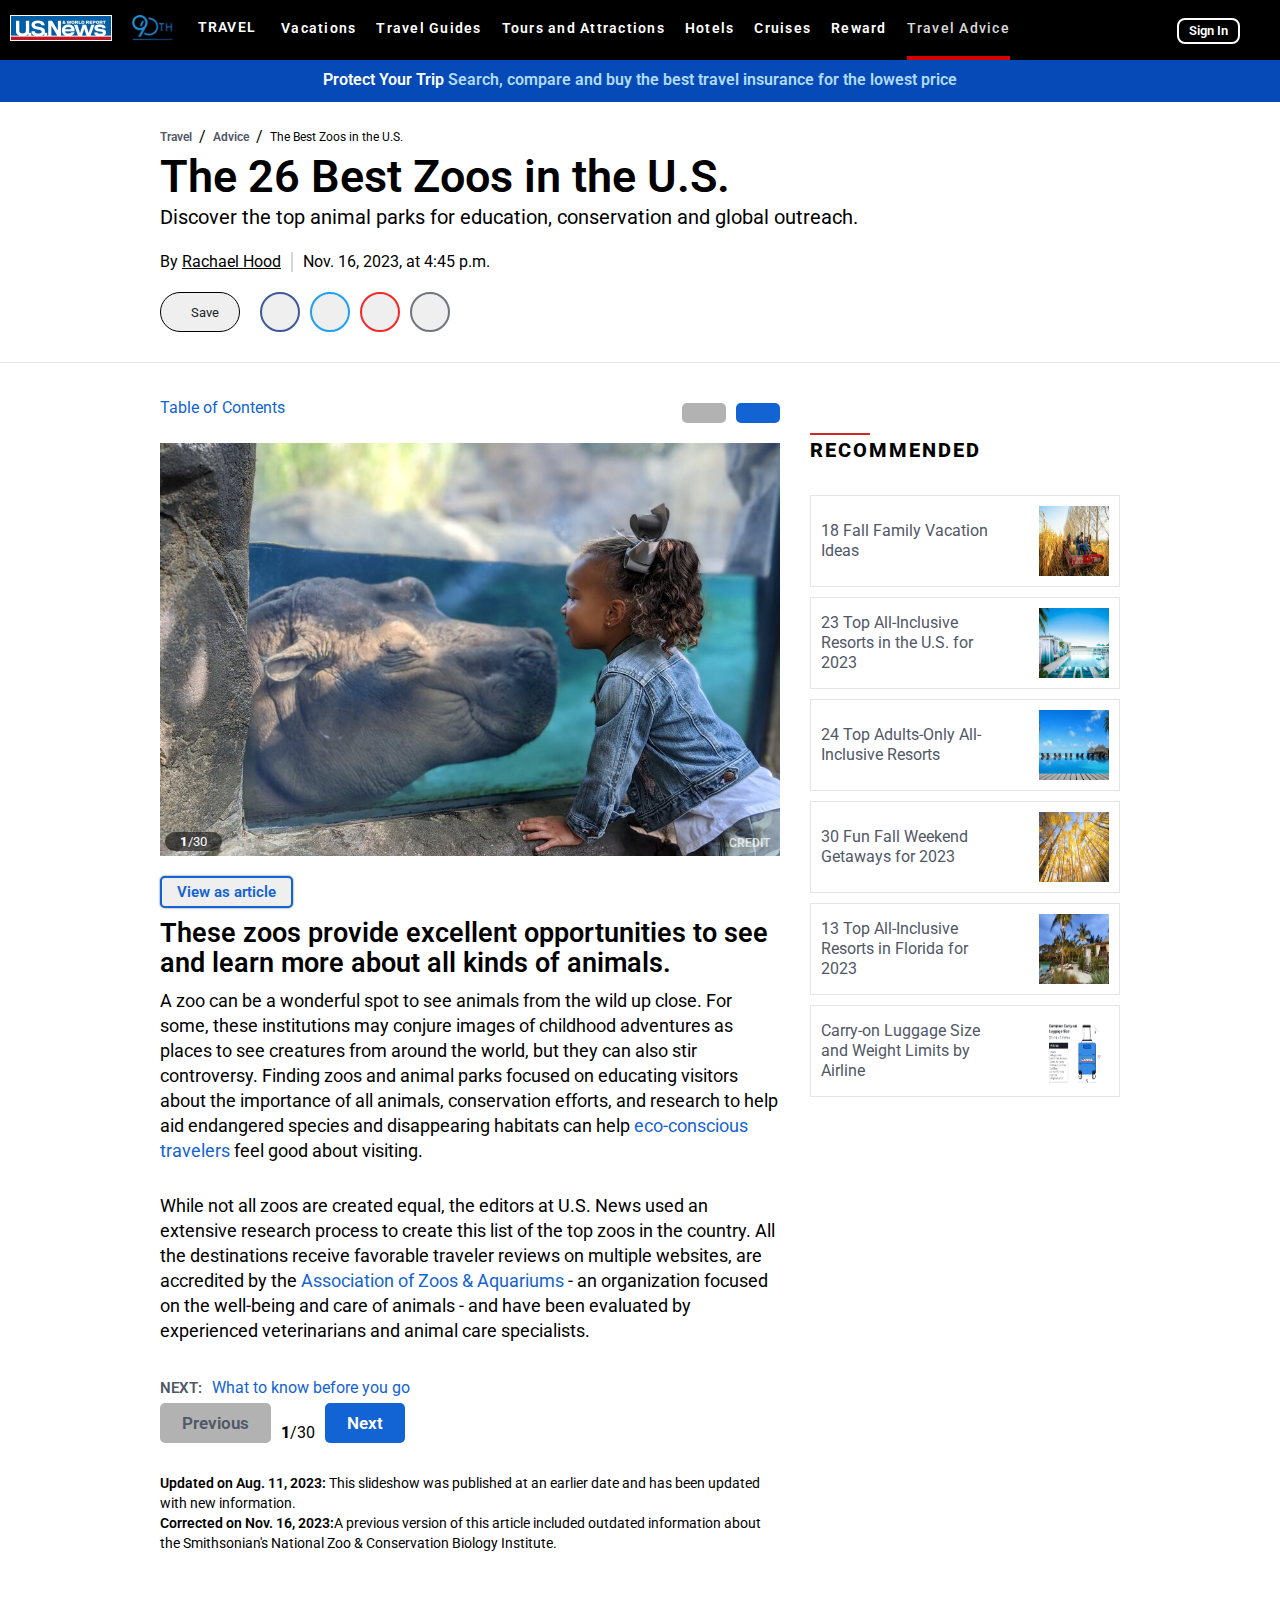
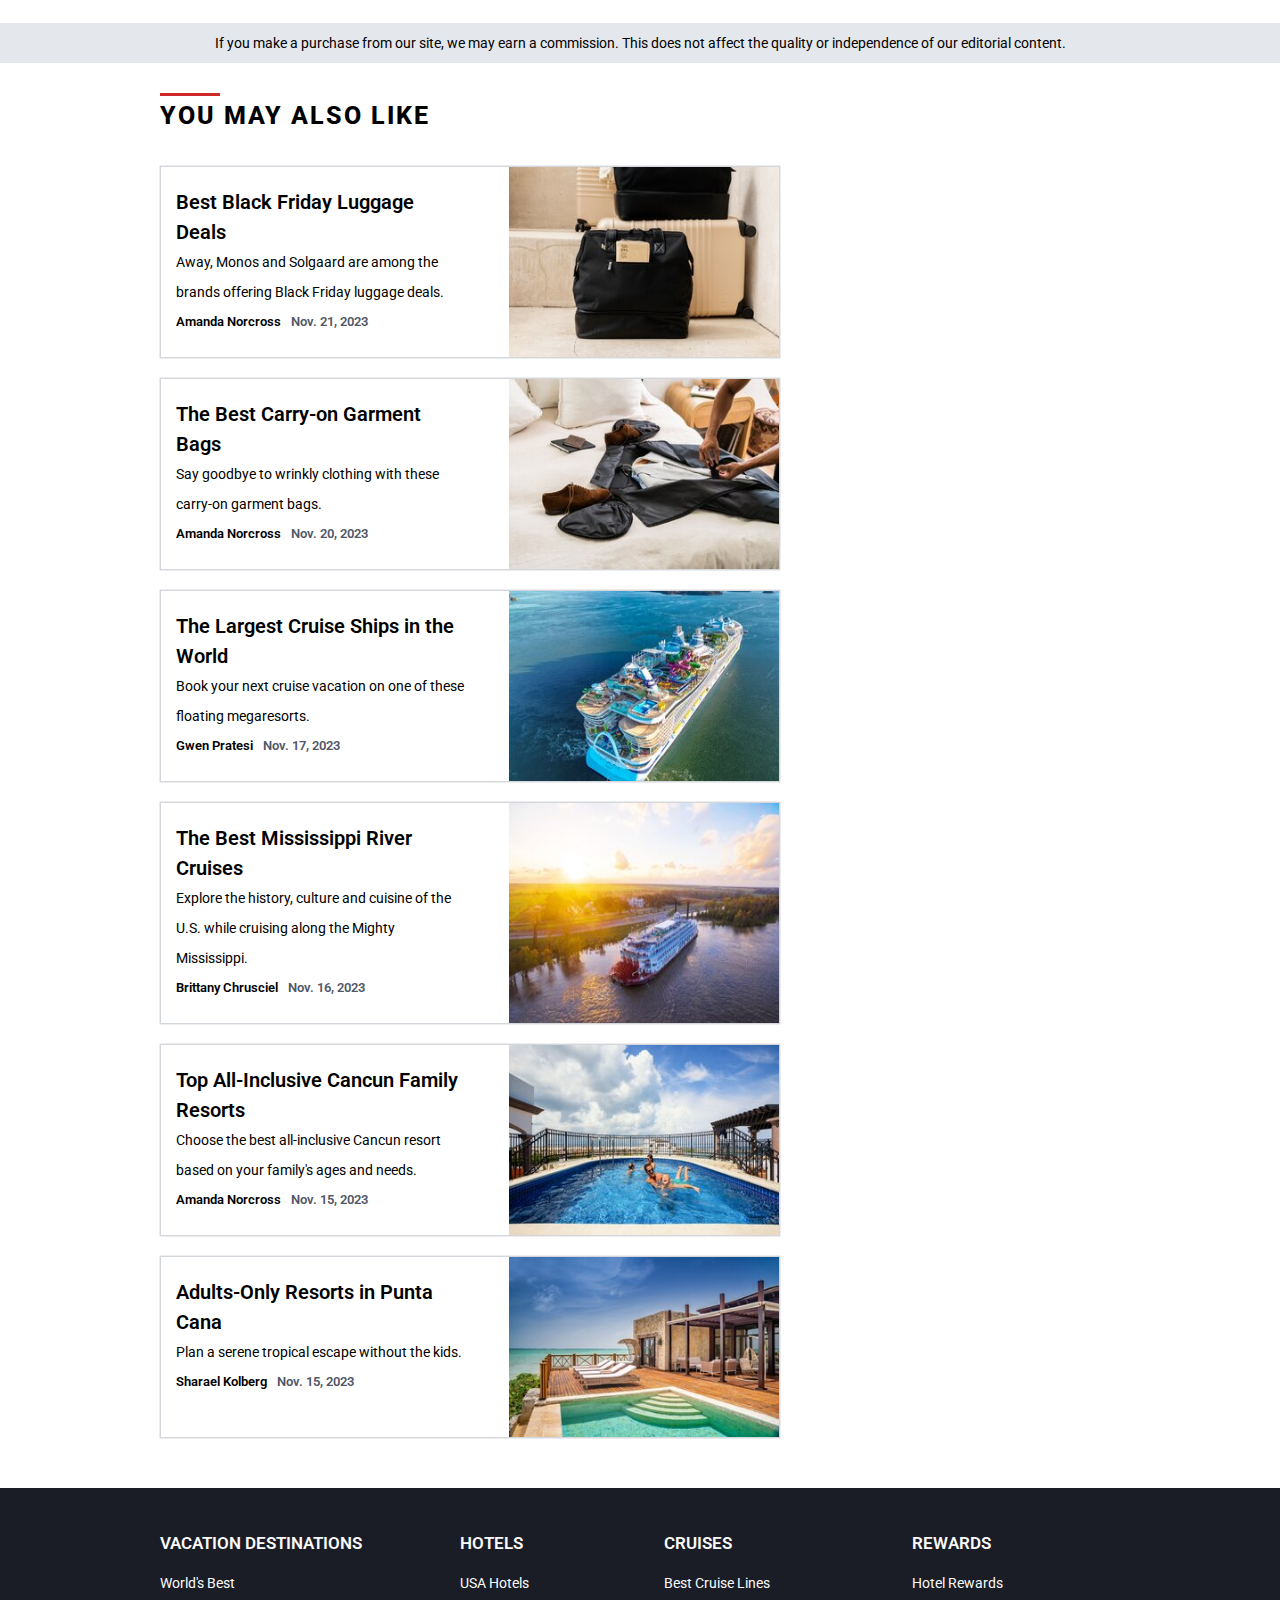
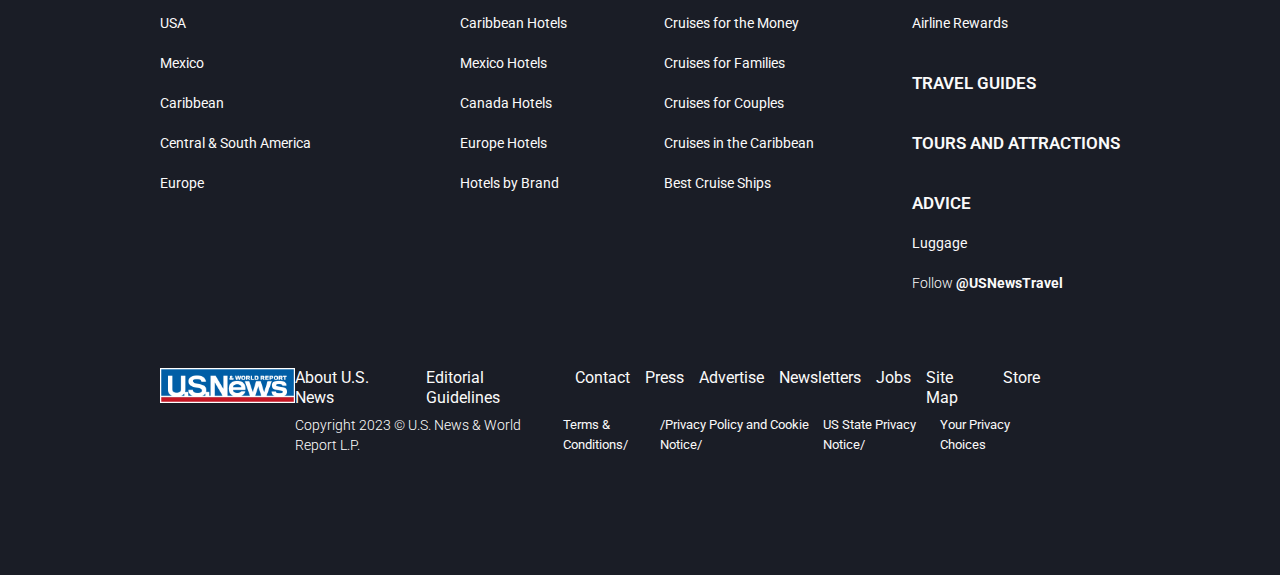
<file: zoos.html>
<!DOCTYPE html>
<html lang="en">
  <head>
    <meta charset="UTF-8" />
    <meta http-equiv="X-UA-Compatible" content="IE=edge" />
    <meta name="viewport" content="width=device-width, initial-scale=1.0" />
    <title>Zoos</title>

    <!-- logo -->
    <link
      rel="shortcut icon"
      href="./assets/logo/logo512.png"
      type="image/png"
    />
    <link
      rel="shortcut icon"
      href="./assets/logo/picture.jpg"
      type="image/jpg"
    />

    <!-- FontAwesome -->
    <link
      rel="stylesheet"
      href="https://cdnjs.cloudflare.com/ajax/libs/font-awesome/6.4.0/css/all.min.css"
      integrity="sha512-iecdLmaskl7CVkqkXNQ/ZH/XLlvWZOJyj7Yy7tcenmpD1ypASozpmT/E0iPtmFIB46ZmdtAc9eNBvH0H/ZpiBw=="
      crossorigin="anonymous"
      referrerpolicy="no-referrer"
    />

    <!-- Bootstrap 5.0.2 -->
    <link
      href="https://cdn.jsdelivr.net/npm/bootstrap@5.0.2/dist/css/bootstrap.min.css"
      rel="stylesheet"
      integrity="sha384-EVSTQN3/azprG1Anm3QDgpJLIm9Nao0Yz1ztcQTwFspd3yD65VohhpuuCOmLASjC"
      crossorigin="anonymous"
    />

    <script
      src="https://cdn.jsdelivr.net/npm/bootstrap@5.0.2/dist/js/bootstrap.bundle.min.js"
      integrity="sha384-MrcW6ZMFYlzcLA8Nl+NtUVF0sA7MsXsP1UyJoMp4YLEuNSfAP+JcXn/tWtIaxVXM"
      crossorigin="anonymous"
      defer
    ></script>

    <script
      src="https://cdn.jsdelivr.net/npm/@popperjs/core@2.9.2/dist/umd/popper.min.js"
      integrity="sha384-IQsoLXl5PILFhosVNubq5LC7Qb9DXgDA9i+tQ8Zj3iwWAwPtgFTxbJ8NT4GN1R8p"
      crossorigin="anonymous"
      defer
    ></script>
    <script
      src="https://cdn.jsdelivr.net/npm/bootstrap@5.0.2/dist/js/bootstrap.min.js"
      integrity="sha384-cVKIPhGWiC2Al4u+LWgxfKTRIcfu0JTxR+EQDz/bgldoEyl4H0zUF0QKbrJ0EcQF"
      crossorigin="anonymous"
      defer
    ></script>

    <!-- OWL carousel2 -->
    <link
      rel="stylesheet"
      href="https://cdnjs.cloudflare.com/ajax/libs/OwlCarousel2/2.3.4/assets/owl.carousel.min.css"
      integrity="sha512-tS3S5qG0BlhnQROyJXvNjeEM4UpMXHrQfTGmbQ1gKmelCxlSEBUaxhRBj/EFTzpbP4RVSrpEikbmdJobCvhE3g=="
      crossorigin="anonymous"
      referrerpolicy="no-referrer"
    />
    <link
      rel="stylesheet"
      href="https://cdnjs.cloudflare.com/ajax/libs/OwlCarousel2/2.3.4/assets/owl.theme.default.min.css"
      integrity="sha512-sMXtMNL1zRzolHYKEujM2AqCLUR9F2C4/05cdbxjjLSRvMQIciEPCQZo++nk7go3BtSuK9kfa/s+a4f4i5pLkw=="
      crossorigin="anonymous"
      referrerpolicy="no-referrer"
    />

    <!-- JQuery has to be above the Javascript -->
    <script
      src="https://cdnjs.cloudflare.com/ajax/libs/jquery/3.7.1/jquery.min.js"
      integrity="sha512-v2CJ7UaYy4JwqLDIrZUI/4hqeoQieOmAZNXBeQyjo21dadnwR+8ZaIJVT8EE2iyI61OV8e6M8PP2/4hpQINQ/g=="
      crossorigin="anonymous"
      referrerpolicy="no-referrer"
    ></script>
    <script
      src="https://cdnjs.cloudflare.com/ajax/libs/OwlCarousel2/2.3.4/owl.carousel.min.js"
      integrity="sha512-bPs7Ae6pVvhOSiIcyUClR7/q2OAsRiovw4vAkX+zJbw3ShAeeqezq50RIIcIURq7Oa20rW2n2q+fyXBNcU9lrw=="
      crossorigin="anonymous"
      referrerpolicy="no-referrer"
    ></script>

    <link rel="stylesheet" href="./assets/css/main.min.css" />
    <!-- <script src="./main.js"></script> -->
  </head>
  <body>
    <div id="zoos" class="zoos">
      <div class="navbar">
        <div class="left">
          <a href="./index.html"
            ><img
              class="nav special1"
              src="./assets/images/header/logo1.png"
              alt="US-News"
            />
          </a>
          <a href="./index.html"
            ><img
              class="nav special1"
              src="./assets/images/header/90th_logo.png"
              alt="90th"
            />
          </a>
          <div class="nav special2">
            <a href="./index.html">
              travel <i class="fa-solid fa-angles-right"></i
            ></a>
          </div>
          <ul>
            <li class="nav special4">
              <a href="./vacation.html">Vacations</a>
            </li>
            <li class="nav special4">
              <a href="./index.html">Travel Guides</a>
            </li>
            <li class="nav lower special4">
              <a href="./index.html">Tours and Attractions</a>
            </li>
            <li class="nav special4"><a href="./index.html">Hotels</a></li>
            <li class="nav special4"><a href="./index.html">Cruises</a></li>
            <li class="nav special4"><a href="./reward.html">Reward</a></li>
            <li class="nav special3">
              <a href="./zoos.html">Travel Advice</a>
            </li>
          </ul>
        </div>

        <div class="right">
          <div class="nav special5">
            <i class="fa-solid fa-magnifying-glass"></i>
          </div>
          <div class="nav special6">
            <button><a href="./sign_in.html">Sign In</a></button>
          </div>
          <div class="nav special5"><i class="fa-solid fa-bars"></i></div>
        </div>

        <div class="table">
          <div class="table-title">
            <a href="./index.html"><p>travel</p></a>
            <a href="./index.html"><i class="fa-solid fa-x"></i></a>
          </div>
          <div class="table-btn">
            <a href="./index.html"><div class="table-btn-detail">home</div></a>
            <a href="./vacation.html"
              ><div class="table-btn-detail">vacations</div></a
            >
            <a href="./index.html"
              ><div class="table-btn-detail">travel guides</div></a
            >
            <a href="./index.html"
              ><div class="table-btn-detail">tours and attractions</div></a
            >
            <a href="./index.html"><div class="table-btn-detail">hotel</div></a>
            <a href="./index.html"
              ><div class="table-btn-detail">cruises</div></a
            >
            <a href="./reward.html"
              ><div class="table-btn-detail">rewards</div></a
            >
            <a href="./zoos.html"
              ><div class="table-btn-detail">advice >></div></a
            >
          </div>
          <div class="table-title">my account</div>
          <a href="./sign_in.html"
            ><div class="table-btn">
              <i class="fa-solid fa-circle-user"></i>
              sign in
            </div></a
          >
        </div>
      </div>
      <a
        href="https://travel.usnews.com/features/the-best-travel-insurance-companies"
        ><div class="insurance">
          <span class="insurance-title"
            >Protect Your Trip <i class="fa-solid fa-angles-right"></i
          ></span>
          <span class="insurance-description"
            >Search, compare and buy the best travel insurance for the lowest
            price</span
          >
        </div></a
      >
      <div class="headline">
        <div class="headline-path">
          <a href="./index.html">Travel</a>
          <span>/</span>
          <a href="./zoos.html">Advice</a>
          <span>/</span>
          <span>The Best Zoos in the U.S.</span>
        </div>
        <h1 class="headline-title">The 26 Best Zoos in the U.S.</h1>
        <p class="headline-description">
          Discover the top animal parks for education, conservation and global
          outreach.
        </p>
        <div class="headline-infor">
          <span class="author"
            >By
            <a
              href="https://www.usnews.com/topics/author/rachael-hood"
              class="author_name"
              >Rachael Hood</a
            ></span
          >
          <div class="straight_line"></div>
          <span class="time">Nov. 16, 2023, at 4:45 p.m. </span>
        </div>
        <div class="headline-btn">
          <button class="save">
            <i class="fa-regular fa-bookmark"></i>
            <span class="save-word">Save</span>
          </button>
          <div class="social">
            <button class="circle social-facebook">
              <i class="fa-brands fa-facebook-f"></i>
            </button>
            <button class="circle social-twitter">
              <i class="fa-brands fa-twitter"></i>
            </button>
            <button class="circle social-flipboard">
              <i class="fa-brands fa-flipboard"></i>
            </button>
            <button class="circle social-ellipsis">
              <i class="fa-solid fa-ellipsis"></i>
            </button>
          </div>
        </div>
      </div>

      <div class="line2"></div>

      <div class="content">
        <div class="main">
          <div class="decoration">
            <div class="decoration-top">
              <a class="top-detail" href="./zoos.html">Table of Contents</a>
              <div class="top-btn">
                <button class="btn_left btn_image">
                  <i class="fa-solid fa-angle-left"></i>
                </button>
                <button class="btn_right btn_image">
                  <i class="fa-solid fa-angle-right"></i>
                </button>
              </div>
            </div>
            <div class="decoration-image">
              <img
                class="picture"
                src="./assets/images/zoos/main/1-new-intro-hippo-cincinnati-zoo-botanical-garden.jpg"
                alt="zoos"
              />
              <button class="number"><span>1</span>/30</button>
              <div class="credit">
                <i class="fa-solid fa-camera-retro"></i> credit
              </div>
            </div>
          </div>
          <div class="article">
            <button class="article-full">
              <i class="fa-solid fa-list-ul"></i> View as article
            </button>
            <h2 class="article-title">
              These zoos provide excellent opportunities to see and learn more
              about all kinds of animals.
            </h2>
            <p class="article-part1">
              A zoo can be a wonderful spot to see animals from the wild up
              close. For some, these institutions may conjure images of
              childhood adventures as places to see creatures from around the
              world, but they can also stir controversy. Finding zoos and animal
              parks focused on educating visitors about the importance of all
              animals, conservation efforts, and research to help aid endangered
              species and disappearing habitats can help
              <a href="./zoos.html">eco-conscious travelers</a> feel good about
              visiting.
            </p>
            <p class="article-part2">
              While not all zoos are created equal, the editors at U.S. News
              used an extensive research process to create this list of the top
              zoos in the country. All the destinations receive favorable
              traveler reviews on multiple websites, are accredited by the
              <a href="./zoos.html">Association of Zoos & Aquariums</a> - an
              organization focused on the well-being and care of animals - and
              have been evaluated by experienced veterinarians and animal care
              specialists.
            </p>
          </div>
          <div class="info">
            <p class="info-next">
              <span>next: </span>
              <a href="./vacation.html">What to know before you go</a>
            </p>
            <div class="info-btn">
              <button class="btn_left btn_info">
                <i class="fa-solid fa-arrow-left"></i> Previous
              </button>
              <div class="number"><span>1</span>/30</div>
              <button class="btn_right btn_info">
                Next <i class="fa-solid fa-arrow-right"></i>
              </button>
            </div>
            <p class="info-word">
              <span class="info-highlight">Updated on Aug. 11, 2023:</span> This
              slideshow was published at an earlier date and has been updated
              with new information.
            </p>
            <p class="info-word">
              <span class="info-highlight">Corrected on Nov. 16, 2023:</span>A
              previous version of this article included outdated information
              about the Smithsonian's National Zoo & Conservation Biology
              Institute.
            </p>
          </div>
        </div>

        <div class="advice">
          <div class="line"></div>
          <h2 class="title small">recommended</h2>
          <div class="advice-detail">
            <a href="./zoos.html"
              ><div class="box">
                <p class="box-word">18 Fall Family Vacation Ideas</p>
                <img
                  class="box-image"
                  src="./assets/images/zoos/recommend/family.jpg"
                  alt="Family Vacations"
                /></div
            ></a>
            <a href="./zoos.html"
              ><div class="box">
                <p class="box-word">
                  23 Top All-Inclusive Resorts in the U.S. for 2023
                </p>
                <img
                  class="box-image"
                  src="./assets/images/zoos/recommend/inclusive.jpg"
                  alt="Inclusive Vacations"
                /></div
            ></a>
            <a href="./zoos.html"
              ><div class="box">
                <p class="box-word">24 Top Adults-Only All-Inclusive Resorts</p>
                <img
                  class="box-image"
                  src="./assets/images/zoos/recommend/adult.jpg"
                  alt="Adult Vacations"
                /></div
            ></a>
            <a href="./zoos.html"
              ><div class="box">
                <p class="box-word">30 Fun Fall Weekend Getaways for 2023</p>
                <img
                  class="box-image"
                  src="./assets/images/reward/travel_advice/weekend.jpg"
                  alt="Weekend Vacations"
                /></div
            ></a>
            <a href="./zoos.html"
              ><div class="box">
                <p class="box-word">
                  13 Top All-Inclusive Resorts in Florida for 2023
                </p>
                <img
                  class="box-image"
                  src="./assets/images/zoos/recommend/resort.jpg"
                  alt="Resort-Friendly Vacations"
                /></div
            ></a>
            <a href="./zoos.html"
              ><div class="box">
                <p class="box-word">
                  Carry-on Luggage Size and Weight Limits by Airline
                </p>
                <img
                  class="box-image"
                  src="./assets/images/zoos/recommend/carry_on.png"
                  alt="Carry-On Rules"
                /></div
            ></a>
          </div>
        </div>
      </div>

      <div class="bottom">
        If you make a purchase from our site, we may earn a commission. This
        does not affect the quality or independence of our editorial content.
      </div>

      <div class="like">
        <div class="line"></div>
        <h2 class="title">You May Also Like</h2>
        <div class="like-main">
          <div class="items">
            <div class="like-item">
              <div class="like-item-word">
                <div class="like_title">Best Black Friday Luggage Deals</div>
                <p class="word_description">
                  Away, Monos and Solgaard are among the brands offering Black
                  Friday luggage deals.
                </p>
                <p class="like_information">
                  <span class="like_author">Amanda Norcross</span>
                  <span class="like_date">Nov. 21, 2023</span>
                </p>
              </div>
              <img
                class="like-item-image"
                src="./assets/images/zoos/like/black_friday.jpg"
                alt="Black_Friday"
              />
            </div>

            <div class="like-item">
              <div class="like-item-word">
                <div class="like_title">The Best Carry-on Garment Bags</div>
                <p class="word_description">
                  Say goodbye to wrinkly clothing with these carry-on garment
                  bags.
                </p>
                <p class="like_information">
                  <span class="like_author">Amanda Norcross</span>
                  <span class="like_date">Nov. 20, 2023</span>
                </p>
              </div>
              <img
                class="like-item-image"
                src="./assets/images/zoos/like/carry_on.jpg"
                alt="Carry-On"
              />
            </div>

            <div class="like-item">
              <div class="like-item-word">
                <div class="like_title">
                  The Largest Cruise Ships in the World
                </div>
                <p class="word_description">
                  Book your next cruise vacation on one of these floating
                  megaresorts.
                </p>
                <p class="like_information">
                  <span class="like_author">Gwen Pratesi</span>
                  <span class="like_date">Nov. 17, 2023</span>
                </p>
              </div>
              <img
                class="like-item-image"
                src="./assets/images/zoos/like/cruise.jpg"
                alt="Cruise Deal"
              />
            </div>

            <div class="like-item">
              <div class="like-item-word">
                <div class="like_title">The Best Mississippi River Cruises</div>
                <p class="word_description">
                  Explore the history, culture and cuisine of the U.S. while
                  cruising along the Mighty Mississippi.
                </p>
                <p class="like_information">
                  <span class="like_author">Brittany Chrusciel</span>
                  <span class="like_date">Nov. 16, 2023</span>
                </p>
              </div>
              <img
                class="like-item-image"
                src="./assets/images/zoos/like/river.jpg"
                alt="River Deal"
              />
            </div>

            <div class="like-item">
              <div class="like-item-word">
                <div class="like_title">
                  Top All-Inclusive Cancun Family Resorts
                </div>
                <p class="word_description">
                  Choose the best all-inclusive Cancun resort based on your
                  family's ages and needs.
                </p>
                <p class="like_information">
                  <span class="like_author">Amanda Norcross</span>
                  <span class="like_date">Nov. 15, 2023</span>
                </p>
              </div>
              <img
                class="like-item-image"
                src="./assets/images/zoos/like/cancun.jpg"
                alt="Cancun Deal"
              />
            </div>

            <div class="like-item">
              <div class="like-item-word">
                <div class="like_title">Adults-Only Resorts in Punta Cana</div>
                <p class="word_description">
                  Plan a serene tropical escape without the kids.
                </p>
                <p class="like_information">
                  <span class="like_author">Sharael Kolberg</span>
                  <span class="like_date">Nov. 15, 2023</span>
                </p>
              </div>
              <img
                class="like-item-image"
                src="./assets/images/zoos/like/cana.jpg"
                alt="Cana Deal"
              />
            </div>
          </div>
          <div class="hide"></div>
        </div>
      </div>

      <div class="link">
        <div class="link-detail">
          <a href="!#"><h3>Vacation Destinations</h3></a>
          <ul>
            <a href="!#"><li class="link-detail-word">World's Best</li></a>
            <a href="!#"><li class="link-detail-word">USA</li></a>
            <a href="!#"><li class="link-detail-word">Mexico</li></a>
            <a href="!#"><li class="link-detail-word">Caribbean</li></a>
            <a href="!#"
              ><li class="link-detail-word">Central & South America</li></a
            >
            <a href="!#"><li class="link-detail-word">Europe</li></a>
          </ul>
        </div>

        <div class="link-detail">
          <a href="!#"><h3>hotels</h3></a>
          <ul>
            <a href="!#"><li class="link-detail-word">USA Hotels</li></a>
            <a href="!#"><li class="link-detail-word">Caribbean Hotels</li></a>
            <a href="!#"><li class="link-detail-word">Mexico Hotels</li></a>
            <a href="!#"><li class="link-detail-word">Canada Hotels</li></a>
            <a href="!#"><li class="link-detail-word">Europe Hotels</li></a>
            <a href="!#"><li class="link-detail-word">Hotels by Brand</li></a>
          </ul>
        </div>

        <div class="link-detail">
          <a href="!#"><h3>Cruises</h3></a>
          <ul>
            <a href="!#"><li class="link-detail-word">Best Cruise Lines</li></a>
            <a href="!#"
              ><li class="link-detail-word">Cruises for the Money</li></a
            >
            <a href="!#"
              ><li class="link-detail-word">Cruises for Families</li></a
            >
            <a href="!#"
              ><li class="link-detail-word">Cruises for Couples</li></a
            >
            <a href="!#"
              ><li class="link-detail-word">Cruises in the Caribbean</li></a
            >
            <a href="!#"><li class="link-detail-word">Best Cruise Ships</li></a>
          </ul>
        </div>

        <div class="link-detail">
          <a href="!#"><h3>Rewards</h3></a>
          <ul>
            <a href="!#"><li class="link-detail-word">Hotel Rewards</li></a>
            <a href="!#"><li class="link-detail-word">Airline Rewards</li></a>
          </ul>
          <a href="!#"><h3>Travel Guides</h3></a>
          <a href="!#"><h3>Tours And Attractions</h3></a>
          <a href="!#"><h3>Advice</h3></a>
          <ul>
            <a href="!#"><li class="link-detail-word">Luggage</li></a>
          </ul>
          <div class="follow">
            <p>Follow <span>@USNewsTravel</span></p>
            <i class="fa-brands fa-instagram"></i>
            <i class="fa-brands fa-twitter"></i>
          </div>
        </div>
      </div>
      <div class="line3"></div>

      <div class="footer">
        <div class="footer-image">
          <img src="./assets/images/header/logo1.png" alt="USNews" />
        </div>

        <div class="footer-information">
          <div class="footer-information-top">
            <a href="!#">About U.S. News</a>
            <a href="!#">Editorial Guidelines</a>
            <a href="!#">Contact</a>
            <a href="!#">Press</a>
            <a href="!#">Advertise</a>
            <a href="!#">Newsletters</a>
            <a href="!#">Jobs</a>
            <a href="!#">Site Map</a>
            <a href="!#">store</a>
          </div>

          <div class="footer-information-bottom">
            <p>Copyright 2023 © U.S. News & World Report L.P.</p>
            <a href="!#">Terms & Conditions/</a>
            <a href="!#">/Privacy Policy and Cookie Notice/</a>
            <a href="!#">US State Privacy Notice/</a>
            <a href="!#"
              >Your Privacy Choices <i class="fa-regular fa-hand"></i
            ></a>
          </div>
        </div>

        <div class="footer-symbol">
          <i class="fa-brands fa-facebook-f"></i>
          <i class="fa-brands fa-twitter"></i>
        </div>
      </div>
    </div>
  </body>
</html>
</file>
<file: assets/css/main.min.css>
@import"https://fonts.googleapis.com/css2?family=Roboto:wght@100;400;700&display=swap";@import"https://fonts.googleapis.com/css2?family=Lato:ital,wght@0,400;0,700;1,400;1,700&display=swap";:root{--header-h: 4.7rem}*{margin:0;padding:0;-webkit-box-sizing:border-box;box-sizing:border-box}a,a:active,a:visited{text-decoration:none}ul{list-style-type:none;padding-top:0;padding-left:0;margin-top:0;margin-bottom:0}button{cursor:pointer;border:none;outline:none}img{display:block;max-width:100%}@font-face{font-family:font_back_up;src:url(./font1.woff2) format("woff2"),url(./font2.woff2) format("woff2"),url(./font3.woff2) format("woff2");font-weight:bold;font-style:normal;font-display:fallback}*{font-family:"Roboto",Helvetica,"font_back_up",sans-serif}html{font-size:62.5%;font-family:"Roboto",Helvetica,"font_back_up",sans-serif}body{font-size:1.6rem;line-height:3rem}.screen{background-color:#fff;width:100%;height:100%}.line2{background-color:#e4e4e4;height:.5px;width:100%;margin:2rem 0}.line{background-color:#ce2927;height:2.5px;width:6rem;margin-top:3rem}.line3{background-color:#fff;height:.6px;width:100%}.title{text-transform:uppercase;font-weight:800;font-size:2.5rem;letter-spacing:2px;line-height:4rem}.small{font-size:2rem;line-height:3rem}.subTitle{text-transform:capitalize;font-weight:800;font-size:2.3rem;line-height:3.5rem;padding:2rem 0}.slider{width:100%}.slider .carousel-inner .carousel-item img{height:70rem}.slider .carousel-caption{text-align:start;padding-bottom:25rem}.slider .carousel-caption h5{font-size:3rem;line-height:4rem;text-transform:uppercase;font-weight:500}.slider .carousel-caption p{font-size:1.4rem;line-height:3rem;padding:2rem 0;padding-right:50rem;font-weight:lighter}.slider .carousel-caption .banner-button-left{background-color:rgba(0,0,0,0);color:#fff;padding:.5rem 1.5rem;border-radius:5px;text-transform:uppercase;border:2px solid #fff;margin-right:5px}.slider .carousel-caption .banner-button-left:hover{background-color:#1bd5c9}.slider .carousel-caption .banner-button-right{background-color:rgba(0,0,0,0);color:#fff;padding:.5rem 1.5rem;border-radius:5px;text-transform:uppercase;border:2px solid #fff}.slider .carousel-caption .banner-button-right:hover{background-color:#1bd5c9}:root{--nav-height: 3rem}.navbar{background-color:#000;height:6rem;width:100%;display:-webkit-box;display:-ms-flexbox;display:flex;-webkit-box-pack:justify;-ms-flex-pack:justify;justify-content:space-between;padding:0 .5rem;margin:0;position:relative}.navbar .nav{font-size:1.4rem;font-weight:600;margin:0 .5rem;line-height:5.6rem;text-transform:capitalize;letter-spacing:1.25px}.navbar .nav a{color:#fff}.navbar .left{display:-webkit-box;display:-ms-flexbox;display:flex;-webkit-box-align:center;-ms-flex-align:center;align-items:center;gap:1rem}.navbar .left .lower{text-transform:none}.navbar .left .special1{height:3rem;border-bottom:4px solid #000}.navbar .left .special2{text-transform:uppercase;border-bottom:4px solid #000;line-height:3rem;padding:.5rem}.navbar .left .special2 a .fa-angles-right{font-size:.9rem;font-weight:600}.navbar .left .special2:hover{background-color:rgba(211,215,220,.511);opacity:85%;border-radius:7px;-webkit-transition:all .5s ease;transition:all .5s ease}.navbar .left ul{display:-webkit-box;display:-ms-flexbox;display:flex;-webkit-box-align:center;-ms-flex-align:center;align-items:center;gap:1rem}.navbar .left ul .special3{border-bottom:4px solid red;font-weight:500;opacity:85%}.navbar .left ul .special4{border-bottom:4px solid #000}.navbar .left ul .special4:hover{border-bottom:4px solid red;opacity:85%;-webkit-transition:all .5s ease;transition:all .5s ease}.navbar .right{display:-webkit-box;display:-ms-flexbox;display:flex;-webkit-box-align:center;-ms-flex-align:center;align-items:center;color:#fff}.navbar .right .special5{margin:0 .5rem;font-size:1.8rem;line-height:2rem;padding:1rem 1rem}.navbar .right .special5:hover{background-color:rgba(211,215,220,.656);opacity:85%;border-radius:7px;-webkit-transition:all .5s ease;transition:all .5s ease;cursor:pointer}.navbar .right .special6 button{background-color:rgba(0,0,0,0);border:2px solid #fff;line-height:2rem;margin:1rem 0rem;padding:.1rem 1rem;border-radius:8px;font-size:1.3rem;font-weight:600}.navbar .right .special6 button:hover{-webkit-box-shadow:#111 0px 0px 0px 2px,#fff 0px 0px 0px 3px;box-shadow:#111 0px 0px 0px 2px,#fff 0px 0px 0px 3px;-webkit-transition:all .5s ease;transition:all .5s ease}.navbar .table{z-index:999;color:#fff;background-color:#000;margin:0;padding:.5rem 1.5rem;width:30rem;position:absolute;top:6rem;right:0;display:none}.navbar .table-title{text-transform:uppercase;font-size:1.8rem;font-weight:600;opacity:70%;display:-webkit-box;display:-ms-flexbox;display:flex;-webkit-box-pack:justify;-ms-flex-pack:justify;justify-content:space-between;max-height:3rem;margin-bottom:1rem}.navbar .table-btn{margin-bottom:2rem;text-transform:capitalize;font-size:1.7rem;font-weight:600}.navbar .table-btn-detail{text-transform:capitalize;font-size:1.7rem;font-weight:600}.navbar .table a{color:#fff}.navbar #home>div.navbar>div.right>div:nth-child(3):hover .table{display:block}@media screen and (max-width: 66.5em)and (min-width: 46.25em){.navbar .left ul{display:none}.navbar .table{width:25rem}}@media screen and (max-width: 46.1875em){.navbar .left ul{display:none}.navbar .table{width:25rem}}.banner{position:relative}.banner-image{width:100%;height:55rem;-o-object-fit:cover;object-fit:cover}.banner-information{position:absolute;display:-webkit-box;display:-ms-flexbox;display:flex;-webkit-box-orient:vertical;-webkit-box-direction:normal;-ms-flex-direction:column;flex-direction:column;-webkit-box-align:center;-ms-flex-align:center;align-items:center;-webkit-box-pack:center;-ms-flex-pack:center;justify-content:center;text-align:center;-webkit-transform:translateY(-100%);transform:translateY(-100%);padding:0 42rem}.banner-information img{width:15rem}.banner-information h1{color:#fff;font-size:6rem;padding-top:2rem;font-weight:600}.banner-information h3{color:#fff;font-size:2rem;padding-top:1rem;font-weight:600}.banner-information .banner-information-search{padding:2.5rem 0;display:-webkit-box;display:-ms-flexbox;display:flex}.banner-information .banner-information-search .space{width:57rem;height:5rem;padding:1rem;border-top-left-radius:5px;border-bottom-left-radius:5px;border:none}.banner-information .banner-information-search .search{width:9rem;height:5rem;padding:1rem;font-size:1.9rem;text-transform:capitalize;color:#fff;font-weight:600;background-color:#ce2927;border-top-right-radius:5px;border-bottom-right-radius:5px}.banner-information .banner-information-search .search:hover{background-color:#b92523}.banner-information p{padding-top:5rem}.banner-information p a{color:#fff;font-size:1.4rem}.banner-information p a span{font-weight:600}.vacation .banner-information{padding:0 33rem}.vacation .banner-information h3{padding-bottom:2rem}.vacation .banner-information p{padding-top:2rem}.reward .banner-information{padding:0}.reward .banner-information img{width:15rem}.reward .banner-information h1{font-size:5rem;padding:0 25rem}.reward .banner-information h3{margin-bottom:7rem;margin-top:5rem;padding:0 35rem}@media screen and (max-width: 66.5em)and (min-width: 46.25em){.banner-image{height:48rem;position:relative;width:100%}.banner-information{padding:0 18rem}.banner-information h1{font-size:5rem}.banner-information h3{font-size:1.8rem}.banner-information .banner-information-search .space{width:40rem;height:4rem}.banner-information .banner-information-search .search{width:8rem;height:4rem;line-height:2rem}.banner-information p{padding-top:3rem}.vacation .banner-information{padding:0 10rem}.reward .banner-information{padding:0}.reward .banner-information h1{font-size:4.5rem;padding:0 12rem;margin-top:2rem}.reward .banner-information h3{margin-bottom:5rem;margin-top:3rem;padding:0 20rem}}@media screen and (max-width: 46.1875em){.banner{position:relative;width:100%}.banner-image{-o-object-fit:fill;object-fit:fill;height:40rem}.banner-information{padding:0 5rem}.banner-information img{width:15rem}.banner-information h1{font-size:3rem}.banner-information h3{font-size:1.5rem}.banner-information .banner-information-search .space{width:30rem;height:4rem}.banner-information .banner-information-search .search{width:9rem;height:4rem;font-size:1.9rem;line-height:1.9rem}.banner-information p{padding-top:2rem}.vacation .banner-information{padding:0 10rem}.vacation .banner p{padding-top:1rem}.reward .banner-information{padding:0}.reward .banner-information h1{font-size:3.5rem;padding:0 7rem;margin-top:2rem}.reward .banner-information h3{margin-bottom:3rem;margin-top:2rem;padding:0 5rem}}.bottom{margin-top:7rem;padding:0;background-color:#e4e7eb;line-height:4rem;text-align:center;font-size:1.4rem}.link{background-color:#1a1d26;padding:0 16rem;padding-top:2rem;display:-webkit-box;display:-ms-flexbox;display:flex;-webkit-box-pack:justify;-ms-flex-pack:justify;justify-content:space-between}.link-detail{display:-webkit-box;display:-ms-flexbox;display:flex;-webkit-box-orient:vertical;-webkit-box-direction:normal;-ms-flex-direction:column;flex-direction:column;gap:1rem;padding-bottom:3rem}.link-detail h3{text-transform:uppercase;font-size:1.7rem;font-weight:600;margin-top:2rem}.link-detail h3:hover{opacity:80%;-webkit-transition:opacity .3s ease-in-out;transition:opacity .3s ease-in-out}.link-detail a{color:#fafafa}.link-detail ul{display:-webkit-box;display:-ms-flexbox;display:flex;-webkit-box-orient:vertical;-webkit-box-direction:normal;-ms-flex-direction:column;flex-direction:column;gap:1rem}.link-detail ul li{font-size:1.4rem;font-weight:400}.link-detail .follow{display:-webkit-box;display:-ms-flexbox;display:flex;color:#fafafa;font-size:1.4rem;font-weight:300}.link-detail .follow span{font-weight:700}.link-detail .follow i{line-height:2.7rem;padding-left:1.5rem;font-size:1.8rem}.footer{background-color:#1a1d26;padding:4rem 16rem 12rem 16rem;display:-webkit-box;display:-ms-flexbox;display:flex;-webkit-box-pack:justify;-ms-flex-pack:justify;justify-content:space-between}.footer-image{height:4rem;width:16rem}.footer-information{padding-right:5rem;display:-webkit-box;display:-ms-flexbox;display:flex;-webkit-box-orient:vertical;-webkit-box-direction:normal;-ms-flex-direction:column;flex-direction:column;line-height:2rem}.footer-information a{color:#fafafa}.footer-information-top{display:-webkit-box;display:-ms-flexbox;display:flex;gap:1.5rem;text-transform:capitalize;padding-bottom:.7rem}.footer-information-bottom{display:-webkit-box;display:-ms-flexbox;display:flex;-webkit-box-orient:horizontal;-webkit-box-direction:normal;-ms-flex-direction:row;flex-direction:row;font-size:1.3rem}.footer-information-bottom p{padding-right:2rem;font-weight:300;color:#fff;font-size:1.4rem}.footer-symbol{display:-webkit-box;display:-ms-flexbox;display:flex;-webkit-box-orient:horizontal;-webkit-box-direction:normal;-ms-flex-direction:row;flex-direction:row;gap:3rem;font-size:2rem;padding-top:1rem}.footer-symbol i{color:#fafafa}@media screen and (max-width: 66.5em)and (min-width: 46.25em){.bottom{margin-top:5rem;padding:1rem 2rem;line-height:2.5rem}.link{display:-webkit-box;display:-ms-flexbox;display:flex;-webkit-box-orient:vertical;-webkit-box-direction:normal;-ms-flex-direction:column;flex-direction:column;-webkit-box-align:center;-ms-flex-align:center;align-items:center;text-align:center}.link-detail{padding-bottom:1rem}.link-detail ul{display:none}.footer{display:-webkit-box;display:-ms-flexbox;display:flex;-webkit-box-orient:vertical;-webkit-box-direction:normal;-ms-flex-direction:column;flex-direction:column;-webkit-box-align:center;-ms-flex-align:center;align-items:center;padding:3rem 5rem}.footer-information{margin-top:4rem;padding-right:5rem;display:-webkit-box;display:-ms-flexbox;display:flex;-webkit-box-orient:vertical;-webkit-box-direction:normal;-ms-flex-direction:column;flex-direction:column;line-height:2rem}.footer-information-top{display:-webkit-box;display:-ms-flexbox;display:flex;gap:1.5rem;text-transform:capitalize;padding-bottom:.7rem;-ms-flex-wrap:wrap;flex-wrap:wrap;-webkit-box-pack:center;-ms-flex-pack:center;justify-content:center;margin-bottom:2rem}}@media screen and (max-width: 46.1875em){.bottom{margin-top:5rem;padding:1rem 2rem;line-height:2.5rem}.link{display:-webkit-box;display:-ms-flexbox;display:flex;-webkit-box-orient:vertical;-webkit-box-direction:normal;-ms-flex-direction:column;flex-direction:column;-webkit-box-align:center;-ms-flex-align:center;align-items:center;text-align:center}.link-detail{padding-bottom:1rem}.link-detail ul{display:none}.footer{display:-webkit-box;display:-ms-flexbox;display:flex;-webkit-box-orient:vertical;-webkit-box-direction:normal;-ms-flex-direction:column;flex-direction:column;-webkit-box-align:center;-ms-flex-align:center;align-items:center;padding:3rem 5rem}.footer-information{margin-top:4rem;padding-right:5rem;display:-webkit-box;display:-ms-flexbox;display:flex;-webkit-box-orient:vertical;-webkit-box-direction:normal;-ms-flex-direction:column;flex-direction:column;line-height:2rem}.footer-information-top{display:-webkit-box;display:-ms-flexbox;display:flex;gap:1.5rem;text-transform:capitalize;padding-bottom:.7rem;-ms-flex-wrap:wrap;flex-wrap:wrap;-webkit-box-pack:center;-ms-flex-pack:center;justify-content:center;margin-bottom:2rem}}.home .body{padding:0 16rem}.home .body .top{display:-webkit-box;display:-ms-flexbox;display:flex;-webkit-box-orient:horizontal;-webkit-box-direction:normal;-ms-flex-direction:row;flex-direction:row;-webkit-box-pack:justify;-ms-flex-pack:justify;justify-content:space-between;margin-top:4rem}.home .body .top a{text-align:center;color:#000;border:.5px solid rgba(0,0,0,.15);width:28rem;border-top-right-radius:5px;border-top-left-radius:5px}.home .body .top a:hover{-webkit-box-shadow:0 0 2px 2px rgba(0,0,0,.15);box-shadow:0 0 2px 2px rgba(0,0,0,.15);-webkit-transition:all .3s ease-in-out;transition:all .3s ease-in-out}.home .body .top a img{border-top-right-radius:5px;border-top-left-radius:5px}.home .body .top a h2{text-transform:capitalize;font-size:2.5rem;font-weight:600;padding:2rem 0}.home .body .advice_mobile{display:none}.home .body .advice-top{display:-webkit-box;display:-ms-flexbox;display:flex;-webkit-box-orient:horizontal;-webkit-box-direction:normal;-ms-flex-direction:row;flex-direction:row;-webkit-box-pack:justify;-ms-flex-pack:justify;justify-content:space-between}.home .body .advice-top a p{color:#1263d3;text-transform:capitalize;font-weight:700}.home .body .advice-top a p i{font-size:.9rem}.home .body .advice-top a p:hover{color:#00206b;-webkit-transition:color .3s ease-in-out;transition:color .3s ease-in-out}.home .body .advice-body{display:-webkit-box;display:-ms-flexbox;display:flex;gap:3.2rem}.home .body .advice-body img{border-radius:5px;-webkit-box-shadow:0 0 4px 3px rgba(0,0,0,.15);box-shadow:0 0 4px 3px rgba(0,0,0,.15);opacity:70%;width:100%;height:100%;-o-object-fit:cover;object-fit:cover}.home .body .advice-body .image{position:relative;border-radius:5px;background:-webkit-gradient(linear, left bottom, left top, from(rgb(0, 0, 0)), color-stop(70%, rgba(17, 17, 17, 0.3)), to(rgb(17, 17, 17)));background:linear-gradient(0deg, rgb(0, 0, 0), rgba(17, 17, 17, 0.3) 70%, rgb(17, 17, 17))}.home .body .advice-body .image p{position:absolute;z-index:10;color:#fff}.home .body .advice-body .image p:hover{opacity:80%}.home .body .advice-body .image:hover img{opacity:50%;-webkit-transition:opacity .3s ease-in-out;transition:opacity .3s ease-in-out}.home .body .advice-body-left{-webkit-box-flex:1;-ms-flex:1;flex:1;display:-webkit-box;display:-ms-flexbox;display:flex;-webkit-box-orient:vertical;-webkit-box-direction:normal;-ms-flex-direction:column;flex-direction:column;gap:3.2rem}.home .body .advice-body-left .left1{height:41rem}.home .body .advice-body-left .left2{height:58rem}.home .body .advice-body-right{-webkit-box-flex:1;-ms-flex:1;flex:1;display:-webkit-box;display:-ms-flexbox;display:flex;-webkit-box-orient:vertical;-webkit-box-direction:normal;-ms-flex-direction:column;flex-direction:column;gap:3.2rem}.home .body .advice-body-right .firstLine{display:-webkit-box;display:-ms-flexbox;display:flex;gap:3.2rem}.home .body .advice-body-right .firstLine img{height:43rem}.home .body .advice-body-right .secondLine img{height:40rem}.home .body .advice-body .description1{bottom:3rem;left:3rem;font-size:3.5rem;font-weight:800;margin-right:15rem}.home .body .advice-body .description2{bottom:1rem;left:3rem;font-size:2rem;font-weight:800}.home .body .go .owl-carousel{position:relative}.home .body .go .owl-carousel .go-body-image{margin-top:2rem;border:.5px solid rgba(0,0,0,.15);border-top-right-radius:5px;border-top-left-radius:5px}.home .body .go .owl-carousel .go-body-image img{border-top-right-radius:5px;border-top-left-radius:5px;height:17rem}.home .body .go .owl-carousel .go-body-image .word{text-align:center;color:#000;font-size:2.5rem;font-weight:700;line-height:5rem}.home .body .go .owl-carousel .owl-nav{font-size:7rem;color:#fff;line-height:7rem}.home .body .go .owl-carousel .owl-nav .owl-prev{position:absolute;top:9rem;left:.5rem;z-index:10}.home .body .go .owl-carousel .owl-nav .owl-prev:hover{background-color:rgba(0,0,0,0)}.home .body .go .owl-carousel .owl-nav .owl-next{position:absolute;top:9rem;right:.5rem;z-index:10}.home .body .go .owl-carousel .owl-nav .owl-next:hover{background-color:rgba(0,0,0,0)}.home .body .rank-detail{display:-webkit-box;display:-ms-flexbox;display:flex;margin-top:2rem}.home .body .rank-detail-image{-webkit-box-flex:2.5;-ms-flex:2.5;flex:2.5;border:.5px solid rgba(0,0,0,.25);border-top-right-radius:5px;border-top-left-radius:5px}.home .body .rank-detail-image:hover{-webkit-box-shadow:0 0 4px 3px rgba(0,0,0,.15);box-shadow:0 0 4px 3px rgba(0,0,0,.15);-webkit-transition:-webkit-box-shadow .3s ease-in-out;transition:-webkit-box-shadow .3s ease-in-out;transition:box-shadow .3s ease-in-out;transition:box-shadow .3s ease-in-out, -webkit-box-shadow .3s ease-in-out}.home .body .rank-detail-image img{height:23rem;width:100%;border-top-right-radius:5px;border-top-left-radius:5px}.home .body .rank-detail-image .description{text-align:center;color:#000;font-size:2.5rem;font-weight:700;line-height:5rem}.home .body .rank-detail-best{padding:0 3rem;-webkit-box-flex:3;-ms-flex:3;flex:3;display:-webkit-box;display:-ms-flexbox;display:flex;-webkit-box-orient:vertical;-webkit-box-direction:normal;-ms-flex-direction:column;flex-direction:column}.home .body .rank-detail-best h3{text-transform:capitalize;font-size:1.8rem;font-weight:700;word-spacing:1px;letter-spacing:1px;margin-bottom:2rem}.home .body .rank-detail-best a{display:-webkit-box;display:-ms-flexbox;display:flex;-webkit-box-orient:horizontal;-webkit-box-direction:normal;-ms-flex-direction:row;flex-direction:row;color:#000}.home .body .rank-detail-best a img{height:2.2rem}.home .body .rank-detail-best a span{padding:0 1rem;font-weight:600}.home .body .rank-detail-best a p{font-size:1.7rem}.home .body .rank-detail-best .rank_list{color:#1263d3;font-weight:600;line-height:1.4rem;font-size:1.4rem}.home .body .rank-detail-best .rank_list i{font-size:.9rem;line-height:1.7rem;padding-left:5px}.home .body .rank-detail-best .rank_hotel{margin-top:2rem;font-size:1.5rem;font-weight:600;word-spacing:.5px}.home .body .rank-detail-best .rank_hotel i{line-height:2.7rem;margin-right:1rem}.home .body .rank-detail-more{-webkit-box-flex:2;-ms-flex:2;flex:2;display:-webkit-box;display:-ms-flexbox;display:flex;-webkit-box-orient:vertical;-webkit-box-direction:normal;-ms-flex-direction:column;flex-direction:column}.home .body .rank-detail-more h3{text-transform:capitalize;font-size:1.8rem;font-weight:700;word-spacing:1px;letter-spacing:1px;margin-bottom:2rem}.home .body .rank-detail-more a{color:#000;font-weight:500}@media screen and (max-width: 66.5em)and (min-width: 46.25em){.home .body{padding:0 auto}.home .body .top{display:grid;grid-template-rows:repeat(2, 1fr);grid-template-columns:repeat(2, 1fr);gap:2.5rem;margin-top:2rem}.home .body .top a{width:-webkit-fit-content;width:-moz-fit-content;width:fit-content}.home .body .top a h2{font-size:2rem}.home .body .top a p{display:none}.home .body .advice_mobile{display:block}.home .body .advice_mobile .advice-top{display:-webkit-box;display:-ms-flexbox;display:flex;-webkit-box-orient:horizontal;-webkit-box-direction:normal;-ms-flex-direction:row;flex-direction:row;-webkit-box-pack:justify;-ms-flex-pack:justify;justify-content:space-between}.home .body .advice_mobile .advice-top a p{color:#1263d3;text-transform:capitalize;font-weight:700}.home .body .advice_mobile .advice-top a p i{font-size:.9rem}.home .body .advice_mobile .advice-top a p:hover{color:#00206b;-webkit-transition:color .3s ease-in-out;transition:color .3s ease-in-out}.home .body .advice_mobile .owl-carousel{position:relative}.home .body .advice_mobile .owl-carousel .advice-body-image{margin-top:2rem;border:.5px solid rgba(0,0,0,.15);border-top-right-radius:5px;border-top-left-radius:5px;position:relative}.home .body .advice_mobile .owl-carousel .advice-body-image img{border-top-right-radius:5px;border-top-left-radius:5px;height:17rem}.home .body .advice_mobile .owl-carousel .advice-body-image .word{font-size:2rem;font-weight:700;line-height:2rem;position:absolute;bottom:1rem;color:#fff;padding:0 1rem}.home .body .advice_mobile .owl-carousel .owl-nav{font-size:7rem;color:#fff;line-height:7rem}.home .body .advice_mobile .owl-carousel .owl-nav .owl-prev{position:absolute;top:9rem;left:.5rem;z-index:10}.home .body .advice_mobile .owl-carousel .owl-nav .owl-prev:hover{background-color:rgba(0,0,0,0)}.home .body .advice_mobile .owl-carousel .owl-nav .owl-next{position:absolute;top:9rem;right:.5rem;z-index:10}.home .body .advice_mobile .owl-carousel .owl-nav .owl-next:hover{background-color:rgba(0,0,0,0)}.home .body .advice{display:none}.home .body .rank-detail{display:-webkit-box;display:-ms-flexbox;display:flex;-webkit-box-pack:justify;-ms-flex-pack:justify;justify-content:space-between;margin-top:2rem}.home .body .rank-detail-image{display:none}.home .body .rank-detail-best{padding-left:1rem;-webkit-box-flex:2;-ms-flex:2;flex:2}}@media screen and (max-width: 46.1875em){.home .body{padding:0 2rem}.home .body .top{display:grid;grid-template-rows:repeat(2, 1fr);grid-template-columns:repeat(2, 1fr);gap:2.5rem;margin-top:2rem}.home .body .top a{width:-webkit-fit-content;width:-moz-fit-content;width:fit-content}.home .body .top a h2{font-size:2rem}.home .body .top a p{display:none}.home .body .advice_mobile{display:block}.home .body .advice_mobile .advice-top{display:-webkit-box;display:-ms-flexbox;display:flex;-webkit-box-orient:horizontal;-webkit-box-direction:normal;-ms-flex-direction:row;flex-direction:row;-webkit-box-pack:justify;-ms-flex-pack:justify;justify-content:space-between}.home .body .advice_mobile .advice-top a p{color:#1263d3;text-transform:capitalize;font-weight:700}.home .body .advice_mobile .advice-top a p i{font-size:.9rem}.home .body .advice_mobile .advice-top a p:hover{color:#00206b;-webkit-transition:color .3s ease-in-out;transition:color .3s ease-in-out}.home .body .advice_mobile .owl-carousel{position:relative}.home .body .advice_mobile .owl-carousel .advice-body-image{margin-top:2rem;border:.5px solid rgba(0,0,0,.15);border-top-right-radius:5px;border-top-left-radius:5px;position:relative}.home .body .advice_mobile .owl-carousel .advice-body-image img{border-top-right-radius:5px;border-top-left-radius:5px;height:17rem}.home .body .advice_mobile .owl-carousel .advice-body-image .word{font-size:2rem;font-weight:700;line-height:2rem;position:absolute;bottom:1rem;color:#fff;padding:0 1rem}.home .body .advice_mobile .owl-carousel .owl-nav{font-size:7rem;color:#fff;line-height:7rem}.home .body .advice_mobile .owl-carousel .owl-nav .owl-prev{position:absolute;top:9rem;left:.5rem;z-index:10}.home .body .advice_mobile .owl-carousel .owl-nav .owl-prev:hover{background-color:rgba(0,0,0,0)}.home .body .advice_mobile .owl-carousel .owl-nav .owl-next{position:absolute;top:9rem;right:.5rem;z-index:10}.home .body .advice_mobile .owl-carousel .owl-nav .owl-next:hover{background-color:rgba(0,0,0,0)}.home .body .advice{display:none}.home .body .rank-detail{display:-webkit-box;display:-ms-flexbox;display:flex;-webkit-box-pack:justify;-ms-flex-pack:justify;justify-content:space-between;margin-top:2rem}.home .body .rank-detail-image{display:none}.home .body .rank-detail-best{padding-left:1rem;-webkit-box-flex:2;-ms-flex:2;flex:2}}.signIn{height:100vh;width:100%;background-color:#909090;padding:3rem 0;overflow:hidden}.signIn .main{padding:4rem 2rem;background-color:#fff;margin:0 auto;display:block;width:70rem;-webkit-box-shadow:0px 0px 5px 5px rgba(43,43,43,.2117647059),0px 0px 2px 2px rgba(43,43,43,.2117647059),0px 0px 3px 3px rgba(43,43,43,.2117647059),0px 0px 4px 4px rgba(43,43,43,.2117647059);box-shadow:0px 0px 5px 5px rgba(43,43,43,.2117647059),0px 0px 2px 2px rgba(43,43,43,.2117647059),0px 0px 3px 3px rgba(43,43,43,.2117647059),0px 0px 4px 4px rgba(43,43,43,.2117647059);position:relative}.signIn .main .image{width:20rem;margin:0 auto;margin-bottom:3rem;-webkit-box-shadow:0px 0px 8px 1px #888;box-shadow:0px 0px 8px 1px #888}.signIn .main-detail{display:-webkit-box;display:-ms-flexbox;display:flex}.signIn .main-detail .guide{line-height:1.7rem;font-size:1.7rem}.signIn .main-detail a:hover{text-decoration:underline}.signIn .main-detail-left{display:-webkit-box;display:-ms-flexbox;display:flex;-webkit-box-flex:10;-ms-flex:10;flex:10;-webkit-box-orient:vertical;-webkit-box-direction:normal;-ms-flex-direction:column;flex-direction:column;gap:2rem;padding-right:2rem}.signIn .main-detail-left span{width:4rem;background-color:rgba(0,0,0,0)}.signIn .main-detail-left .social-logo{width:2rem}.signIn .main-detail-left .detail{font-size:1.7rem;font-weight:500;line-height:1.7rem;padding-top:1rem}.signIn .main-detail-left .apple{display:-webkit-box;display:-ms-flexbox;display:flex;background-color:#000;color:#fff;gap:3rem;-webkit-box-align:center;-ms-flex-align:center;align-items:center;padding:.15rem .25rem;border-radius:3px;height:4rem}.signIn .main-detail-left .apple:hover{color:#ccc;-webkit-transition:all .3s ease-in-out;transition:all .3s ease-in-out}.signIn .main-detail-left .google{display:-webkit-box;display:-ms-flexbox;display:flex;background-color:#4285f4;color:#fff;gap:3rem;-webkit-box-align:center;-ms-flex-align:center;align-items:center;padding:.15rem .25rem;border-radius:3px;height:4rem}.signIn .main-detail-left .google .social-logo{background-color:#fff;height:3.5rem;width:4rem;padding:.5rem 1rem;border-radius:3px}.signIn .main-detail-left .google:hover{background-color:#3f7ce8;-webkit-transition:all .3s ease-in-out;transition:all .3s ease-in-out}.signIn .main-detail-left .facebook{display:-webkit-box;display:-ms-flexbox;display:flex;background-color:#4267b2;color:#fff;gap:3rem;-webkit-box-align:center;-ms-flex-align:center;align-items:center;padding:.15rem .25rem;border-radius:3px;height:4rem;width:100%}.signIn .main-detail-left .facebook .social-logo{height:3rem;width:3.5rem;border-radius:3px}.signIn .main-detail-left .facebook:hover{background-color:#2955ad;-webkit-transition:all .3s ease-in-out;transition:all .3s ease-in-out}.signIn .main-detail-left .description{font-size:1.1rem}.signIn .main-detail-right{-webkit-box-flex:10;-ms-flex:10;flex:10;display:-webkit-box;display:-ms-flexbox;display:flex;-webkit-box-orient:vertical;-webkit-box-direction:normal;-ms-flex-direction:column;flex-direction:column;border-left:3px solid rgba(243,241,241,.782);padding-left:2rem}.signIn .main-detail-right .or{position:absolute;left:49%;top:50%;-webkit-transform:translate(-50% -50%);transform:translate(-50% -50%);width:2rem;height:7rem;background-color:#fff;line-height:7rem;text-align:center}.signIn .main-detail-right .body .login{display:-webkit-box;display:-ms-flexbox;display:flex;-webkit-box-orient:vertical;-webkit-box-direction:normal;-ms-flex-direction:column;flex-direction:column}.signIn .main-detail-right .body .login-word{text-transform:capitalize;font-weight:600}.signIn .main-detail-right .body .login-box{height:4rem;border-radius:3px;padding:0 1rem;border:1px solid #ccc}.signIn .main-detail-right .body .login-btn{height:4.5rem;background-color:#c4212a;color:#fff;font-size:1.8rem;border-radius:3px;margin-top:2rem}.signIn .main-detail-right .body .login-btn:hover{background-color:#a61c1e}.signIn .main-detail-right .body .login-information{margin:1rem auto}@media screen and (max-width: 46.1875em){.signIn{padding:1rem 0}.signIn .main{width:35rem;padding-top:2rem;padding:2rem 2rem}.signIn .main-detail{display:-webkit-box;display:-ms-flexbox;display:flex;-webkit-box-orient:vertical;-webkit-box-direction:normal;-ms-flex-direction:column;flex-direction:column}.signIn .main-detail-left{gap:1rem;padding-right:0}.signIn .main-detail-left .description{font-size:1.2rem}.signIn .main-detail-right{border-top:3px solid rgba(243,241,241,.782);border-left:none;padding-left:0;padding-top:2rem}.signIn .main-detail-right .or{left:44%;top:47%;width:5rem;height:2rem;line-height:2rem}}.vacation .body{padding:0 16rem;padding-bottom:5rem}.vacation .body .top-title{display:none}.vacation .body .vacation_rank-description{padding:2rem 20rem 2rem 0rem;font-size:2rem}.vacation .body .vacation_rank .bestPlaces{display:grid;grid-template-rows:repeat(2, 1fr);grid-template-columns:repeat(3, 1fr);gap:3rem}.vacation .body .vacation_rank .bestPlaces-detail{border:.5px solid rgba(0,0,0,.15);padding:0 0 2rem 0;border-top-right-radius:5px;border-top-left-radius:5px}.vacation .body .vacation_rank .bestPlaces-detail-image{width:100%;border-top-right-radius:5px;border-top-left-radius:5px}.vacation .body .vacation_rank .bestPlaces-detail-image:hover{-webkit-box-shadow:0 0 2px 2px rgba(0,0,0,.15);box-shadow:0 0 2px 2px rgba(0,0,0,.15);-webkit-transition:all .3s ease-in-out;transition:all .3s ease-in-out;cursor:pointer}.vacation .body .vacation_rank .bestPlaces-detail-best{padding:2rem 2rem 0rem 1rem;-webkit-box-flex:3;-ms-flex:3;flex:3;display:-webkit-box;display:-ms-flexbox;display:flex;-webkit-box-orient:vertical;-webkit-box-direction:normal;-ms-flex-direction:column;flex-direction:column}.vacation .body .vacation_rank .bestPlaces-detail-best h3{text-transform:capitalize;font-size:1.6rem;font-weight:700;letter-spacing:1px;margin-bottom:2rem}.vacation .body .vacation_rank .bestPlaces-detail-best a{display:-webkit-box;display:-ms-flexbox;display:flex;-webkit-box-orient:horizontal;-webkit-box-direction:normal;-ms-flex-direction:row;flex-direction:row;color:#000}.vacation .body .vacation_rank .bestPlaces-detail-best a img{height:2.2rem}.vacation .body .vacation_rank .bestPlaces-detail-best a span{padding:0 1rem;font-weight:600}.vacation .body .vacation_rank .bestPlaces-detail-best a p{font-size:1.7rem}.vacation .body .vacation_rank .bestPlaces-detail-best .rank_list{color:#1263d3;font-weight:600;line-height:1.4rem;font-size:1.4rem;text-transform:uppercase}.vacation .body .vacation_rank .bestPlaces-detail-best .rank_list i{font-size:.9rem;line-height:1.7rem;padding-left:5px}.vacation .body .family .owl-carousel{position:relative}.vacation .body .family .owl-carousel .example{margin-top:1rem;border:.5px solid rgba(0,0,0,.15);border-top-right-radius:5px;border-top-left-radius:5px}.vacation .body .family .owl-carousel .example:hover{-webkit-box-shadow:0 0 4px 4px rgba(0,0,0,.2);box-shadow:0 0 4px 4px rgba(0,0,0,.2);-webkit-transition:all .3s ease-in-out;transition:all .3s ease-in-out}.vacation .body .family .owl-carousel .example img{border-top-right-radius:5px;border-top-left-radius:5px;height:17rem}.vacation .body .family .owl-carousel .example .word{text-align:center;color:#000;font-size:2rem;font-weight:700;line-height:2.5rem;padding:1rem 2rem 2rem 2rem;height:7rem}.vacation .body .family .owl-carousel .owl-nav{font-size:7rem;color:#fff;line-height:7rem}.vacation .body .family .owl-carousel .owl-nav .owl-prev{position:absolute;top:7rem;left:.5rem;z-index:10}.vacation .body .family .owl-carousel .owl-nav .owl-prev:hover{background-color:rgba(0,0,0,0)}.vacation .body .family .owl-carousel .owl-nav .owl-next{position:absolute;top:7rem;right:.5rem;z-index:10}.vacation .body .family .owl-carousel .owl-nav .owl-next:hover{background-color:rgba(0,0,0,0)}.vacation .body .cheap .owl-carousel{position:relative}.vacation .body .cheap .owl-carousel .example{margin-top:1rem;border:.5px solid rgba(0,0,0,.15);border-top-right-radius:5px;border-top-left-radius:5px}.vacation .body .cheap .owl-carousel .example:hover{-webkit-box-shadow:0 0 4px 4px rgba(0,0,0,.2);box-shadow:0 0 4px 4px rgba(0,0,0,.2);-webkit-transition:all .3s ease-in-out;transition:all .3s ease-in-out}.vacation .body .cheap .owl-carousel .example img{border-top-right-radius:5px;border-top-left-radius:5px;height:17rem}.vacation .body .cheap .owl-carousel .example .word{text-align:center;color:#000;font-size:2rem;font-weight:700;line-height:2.5rem;padding:1rem 2rem 2rem 2rem;height:10rem}.vacation .body .cheap .owl-carousel .owl-nav{font-size:7rem;color:#fff;line-height:7rem}.vacation .body .cheap .owl-carousel .owl-nav .owl-prev{position:absolute;top:6rem;left:.5rem;z-index:10}.vacation .body .cheap .owl-carousel .owl-nav .owl-prev:hover{background-color:rgba(0,0,0,0)}.vacation .body .cheap .owl-carousel .owl-nav .owl-next{position:absolute;top:6rem;right:.5rem;z-index:10}.vacation .body .cheap .owl-carousel .owl-nav .owl-next:hover{background-color:rgba(0,0,0,0)}.vacation .body .beach .description{display:-webkit-box;display:-ms-flexbox;display:flex;-webkit-box-orient:horizontal;-webkit-box-direction:normal;-ms-flex-direction:row;flex-direction:row;gap:5rem}.vacation .body .beach .description-main{-webkit-box-flex:2;-ms-flex:2;flex:2;display:-webkit-box;display:-ms-flexbox;display:flex;height:33rem;-webkit-box-shadow:0 0 3px 3px rgba(0,0,0,.3);box-shadow:0 0 3px 3px rgba(0,0,0,.3)}.vacation .body .beach .description-main:hover{cursor:pointer;-webkit-box-shadow:none;box-shadow:none;-webkit-transition:-webkit-box-shadow .3s ease-in-out;transition:-webkit-box-shadow .3s ease-in-out;transition:box-shadow .3s ease-in-out;transition:box-shadow .3s ease-in-out, -webkit-box-shadow .3s ease-in-out}.vacation .body .beach .description-main-word{background-color:#3f4451;color:#fff;-webkit-box-flex:1.5;-ms-flex:1.5;flex:1.5;padding:2rem 2rem 8rem 2rem}.vacation .body .beach .description-main-word h3{text-transform:capitalize;font-size:2.3rem;font-weight:700;letter-spacing:1px;margin-bottom:2rem}.vacation .body .beach .description-main-word a{color:#fff;display:-webkit-box;display:-ms-flexbox;display:flex;-webkit-box-orient:horizontal;-webkit-box-direction:normal;-ms-flex-direction:row;flex-direction:row;padding-bottom:.5rem}.vacation .body .beach .description-main-word a span{padding:0 2rem;font-weight:400}.vacation .body .beach .description-main-word a p{font-size:1.7rem}.vacation .body .beach .description-main-word .rank_list{color:#fff;font-weight:600;line-height:1.4rem;font-size:1.5rem;text-transform:uppercase;padding-top:2rem}.vacation .body .beach .description-main-word .rank_list i{font-size:.9rem;line-height:1.7rem;padding-left:5px}.vacation .body .beach .description-main-image{height:inherit;-webkit-box-flex:3;-ms-flex:3;flex:3}.vacation .body .beach .description-main-image img{height:inherit}.vacation .body .beach .description-more{-webkit-box-flex:1;-ms-flex:1;flex:1}.vacation .body .beach .description-more h4{text-transform:capitalize;font-weight:700;font-size:1.8rem}.vacation .body .beach .description-more-description{display:-webkit-box;display:-ms-flexbox;display:flex;gap:1rem}.vacation .body .beach .description-more-description a{color:#000;font-size:300}.vacation .body .beach .description-more-description .left{display:-webkit-box;display:-ms-flexbox;display:flex;-webkit-box-orient:vertical;-webkit-box-direction:normal;-ms-flex-direction:column;flex-direction:column;line-height:2.5rem;gap:1rem;font-size:1.5rem;-webkit-box-flex:1;-ms-flex:1;flex:1}.vacation .body .beach .description-more-description .right{display:-webkit-box;display:-ms-flexbox;display:flex;-webkit-box-orient:vertical;-webkit-box-direction:normal;-ms-flex-direction:column;flex-direction:column;line-height:2.5rem;gap:2rem;font-size:1.5rem;-webkit-box-flex:1.1;-ms-flex:1.1;flex:1.1}.vacation .body .beach_mobile{display:none}.vacation .body .season .owl-carousel{position:relative}.vacation .body .season .owl-carousel .example{margin-top:1rem;border:.5px solid rgba(0,0,0,.15);border-top-right-radius:5px;border-top-left-radius:5px}.vacation .body .season .owl-carousel .example:hover{-webkit-box-shadow:0 0 4px 4px rgba(0,0,0,.2);box-shadow:0 0 4px 4px rgba(0,0,0,.2);-webkit-transition:all .3s ease-in-out;transition:all .3s ease-in-out}.vacation .body .season .owl-carousel .example img{border-top-right-radius:5px;border-top-left-radius:5px;height:17rem}.vacation .body .season .owl-carousel .example .word{text-align:center;color:#000;font-size:2rem;font-weight:700;line-height:2.5rem;padding:1rem 2rem 2rem 2rem;height:7rem}.vacation .body .season .owl-carousel .owl-nav{font-size:7rem;color:#fff;line-height:7rem}.vacation .body .season .owl-carousel .owl-nav .owl-prev{position:absolute;top:6rem;left:.5rem;z-index:10}.vacation .body .season .owl-carousel .owl-nav .owl-prev:hover{background-color:rgba(0,0,0,0)}.vacation .body .season .owl-carousel .owl-nav .owl-next{position:absolute;top:6rem;right:.5rem;z-index:10}.vacation .body .season .owl-carousel .owl-nav .owl-next:hover{background-color:rgba(0,0,0,0)}.vacation .body .month .owl-carousel{position:relative}.vacation .body .month .owl-carousel .example{margin-top:1rem;border:.5px solid rgba(0,0,0,.15);border-top-right-radius:5px;border-top-left-radius:5px}.vacation .body .month .owl-carousel .example:hover{-webkit-box-shadow:0 0 4px 4px rgba(0,0,0,.2);box-shadow:0 0 4px 4px rgba(0,0,0,.2);-webkit-transition:all .3s ease-in-out;transition:all .3s ease-in-out}.vacation .body .month .owl-carousel .example img{border-top-right-radius:5px;border-top-left-radius:5px;height:17rem}.vacation .body .month .owl-carousel .example .word{text-align:center;color:#000;font-size:2rem;font-weight:700;line-height:2.5rem;padding:1rem 2rem 2rem 2rem;height:7rem}.vacation .body .month .owl-carousel .owl-nav{font-size:7rem;color:#fff;line-height:7rem}.vacation .body .month .owl-carousel .owl-nav .owl-prev{position:absolute;top:6rem;left:.5rem;z-index:10}.vacation .body .month .owl-carousel .owl-nav .owl-prev:hover{background-color:rgba(0,0,0,0)}.vacation .body .month .owl-carousel .owl-nav .owl-next{position:absolute;top:6rem;right:.5rem;z-index:10}.vacation .body .month .owl-carousel .owl-nav .owl-next:hover{background-color:rgba(0,0,0,0)}.vacation .body .honeymoon .description{display:-webkit-box;display:-ms-flexbox;display:flex;-webkit-box-orient:horizontal;-webkit-box-direction:normal;-ms-flex-direction:row;flex-direction:row;gap:5rem}.vacation .body .honeymoon .description-main{-webkit-box-flex:2;-ms-flex:2;flex:2;display:-webkit-box;display:-ms-flexbox;display:flex;height:37rem;-webkit-box-shadow:0 0 3px 3px rgba(0,0,0,.3);box-shadow:0 0 3px 3px rgba(0,0,0,.3)}.vacation .body .honeymoon .description-main:hover{cursor:pointer;-webkit-box-shadow:none;box-shadow:none;-webkit-transition:-webkit-box-shadow .3s ease-in-out;transition:-webkit-box-shadow .3s ease-in-out;transition:box-shadow .3s ease-in-out;transition:box-shadow .3s ease-in-out, -webkit-box-shadow .3s ease-in-out}.vacation .body .honeymoon .description-main-word{background-color:#3f4451;color:#fff;-webkit-box-flex:1.5;-ms-flex:1.5;flex:1.5;padding:2rem 2rem 8rem 2rem}.vacation .body .honeymoon .description-main-word h3{text-transform:capitalize;font-size:2.3rem;font-weight:700;letter-spacing:1px;margin-bottom:2rem}.vacation .body .honeymoon .description-main-word a{color:#fff;display:-webkit-box;display:-ms-flexbox;display:flex;-webkit-box-orient:horizontal;-webkit-box-direction:normal;-ms-flex-direction:row;flex-direction:row;padding-bottom:.5rem}.vacation .body .honeymoon .description-main-word a span{padding:0 2rem;font-weight:400}.vacation .body .honeymoon .description-main-word a p{font-size:1.7rem}.vacation .body .honeymoon .description-main-word .rank_list{color:#fff;font-weight:600;line-height:1.4rem;font-size:1.5rem;text-transform:uppercase;padding-top:2rem}.vacation .body .honeymoon .description-main-word .rank_list i{font-size:.9rem;line-height:1.7rem;padding-left:5px}.vacation .body .honeymoon .description-main-image{height:inherit;-webkit-box-flex:3;-ms-flex:3;flex:3}.vacation .body .honeymoon .description-main-image img{height:inherit}.vacation .body .honeymoon .description-more{-webkit-box-flex:1;-ms-flex:1;flex:1}.vacation .body .honeymoon .description-more h4{text-transform:capitalize;font-weight:700;font-size:1.8rem}.vacation .body .honeymoon .description-more-description{display:-webkit-box;display:-ms-flexbox;display:flex;gap:1rem}.vacation .body .honeymoon .description-more-description a{color:#000;font-size:300}.vacation .body .honeymoon .description-more-description .left{display:-webkit-box;display:-ms-flexbox;display:flex;-webkit-box-orient:vertical;-webkit-box-direction:normal;-ms-flex-direction:column;flex-direction:column;line-height:2.5rem;gap:1rem;font-size:1.5rem;-webkit-box-flex:1;-ms-flex:1;flex:1}.vacation .body .honeymoon .description-more-description .right{display:-webkit-box;display:-ms-flexbox;display:flex;-webkit-box-orient:vertical;-webkit-box-direction:normal;-ms-flex-direction:column;flex-direction:column;line-height:2.5rem;gap:2rem;font-size:1.5rem;-webkit-box-flex:1.1;-ms-flex:1.1;flex:1.1}.vacation .body .more .owl-carousel{position:relative}.vacation .body .more .owl-carousel .example{margin-top:1rem;border:.5px solid rgba(0,0,0,.15);border-top-right-radius:5px;border-top-left-radius:5px}.vacation .body .more .owl-carousel .example:hover{-webkit-box-shadow:0 0 4px 4px rgba(0,0,0,.2);box-shadow:0 0 4px 4px rgba(0,0,0,.2);-webkit-transition:all .3s ease-in-out;transition:all .3s ease-in-out}.vacation .body .more .owl-carousel .example img{border-top-right-radius:5px;border-top-left-radius:5px;height:17rem}.vacation .body .more .owl-carousel .example .word{text-align:center;color:#000;font-size:2rem;font-weight:700;line-height:2.5rem;padding:1rem 2rem 2rem 2rem;height:7rem}.vacation .body .more .owl-carousel .owl-nav{font-size:7rem;color:#fff;line-height:7rem}.vacation .body .more .owl-carousel .owl-nav .owl-prev{position:absolute;top:6rem;left:.5rem;z-index:10}.vacation .body .more .owl-carousel .owl-nav .owl-prev:hover{background-color:rgba(0,0,0,0)}.vacation .body .more .owl-carousel .owl-nav .owl-next{position:absolute;top:6rem;right:.5rem;z-index:10}.vacation .body .more .owl-carousel .owl-nav .owl-next:hover{background-color:rgba(0,0,0,0)}@media screen and (max-width: 66.5em)and (min-width: 46.25em){.vacation .body{padding:0 3rem;padding-bottom:5rem}.vacation .body .top-title{display:block;margin-top:2rem;font-size:2rem;text-align:center}.vacation .body .vacation_rank-description{padding:2rem 5rem 2rem 0rem}.vacation .body .vacation_rank .bestPlaces{display:-webkit-box;display:-ms-flexbox;display:flex;-webkit-box-orient:vertical;-webkit-box-direction:normal;-ms-flex-direction:column;flex-direction:column;gap:4rem}.vacation .body .cheap .owl-carousel .example .word{font-size:1.7rem;height:7rem}.vacation .body .beach{display:none}.vacation .body .beach_mobile{display:block}.vacation .body .beach_mobile-detail{border:.5px solid rgba(0,0,0,.15);padding:0;border-top-right-radius:5px;border-top-left-radius:5px}.vacation .body .beach_mobile-detail-image{width:100%;border-top-right-radius:5px;border-top-left-radius:5px}.vacation .body .beach_mobile-detail-image:hover{-webkit-box-shadow:0 0 2px 2px rgba(0,0,0,.15);box-shadow:0 0 2px 2px rgba(0,0,0,.15);-webkit-transition:all .3s ease-in-out;transition:all .3s ease-in-out;cursor:pointer}.vacation .body .beach_mobile-detail-best{padding:2rem 2rem 2rem 1rem;-webkit-box-flex:3;-ms-flex:3;flex:3;display:-webkit-box;display:-ms-flexbox;display:flex;-webkit-box-orient:vertical;-webkit-box-direction:normal;-ms-flex-direction:column;flex-direction:column;gap:1rem;background-color:#3f4451;color:#e4e7eb}.vacation .body .beach_mobile-detail-best h3{text-transform:capitalize;font-size:2rem;font-weight:700;letter-spacing:1px}.vacation .body .beach_mobile-detail-best a{display:-webkit-box;display:-ms-flexbox;display:flex;-webkit-box-orient:horizontal;-webkit-box-direction:normal;-ms-flex-direction:row;flex-direction:row;color:#e4e7eb}.vacation .body .beach_mobile-detail-best a img{height:2.2rem}.vacation .body .beach_mobile-detail-best a span{padding:0 1rem;font-weight:600}.vacation .body .beach_mobile-detail-best a p{font-size:1.7rem}.vacation .body .beach_mobile-detail-best .rank_list{color:#e4e7eb;font-weight:600;line-height:1.4rem;font-size:1.4rem;text-transform:uppercase;margin-bottom:1rem}.vacation .body .beach_mobile-detail-best .rank_list i{font-size:.9rem;line-height:1.7rem;padding-left:5px}.vacation .body .beach_mobile-more h4{text-transform:capitalize;font-weight:700;font-size:1.8rem;margin-top:2rem}.vacation .body .beach_mobile-more-description{display:-webkit-box;display:-ms-flexbox;display:flex;gap:1rem}.vacation .body .beach_mobile-more-description a{color:#000;font-size:300}.vacation .body .beach_mobile-more-description .left{display:-webkit-box;display:-ms-flexbox;display:flex;-webkit-box-orient:vertical;-webkit-box-direction:normal;-ms-flex-direction:column;flex-direction:column;line-height:2.5rem;gap:1rem;font-size:1.5rem;-webkit-box-flex:1;-ms-flex:1;flex:1}.vacation .body .beach_mobile-more-description .right{display:-webkit-box;display:-ms-flexbox;display:flex;-webkit-box-orient:vertical;-webkit-box-direction:normal;-ms-flex-direction:column;flex-direction:column;line-height:2.5rem;gap:1rem;font-size:1.5rem;-webkit-box-flex:1;-ms-flex:1;flex:1}.vacation .body .season .owl-carousel{position:relative}.vacation .body .season .owl-carousel .example{margin-top:1rem;border:.5px solid rgba(0,0,0,.15);border-top-right-radius:5px;border-top-left-radius:5px}.vacation .body .season .owl-carousel .example:hover{-webkit-box-shadow:0 0 4px 4px rgba(0,0,0,.2);box-shadow:0 0 4px 4px rgba(0,0,0,.2);-webkit-transition:all .3s ease-in-out;transition:all .3s ease-in-out}.vacation .body .season .owl-carousel .example img{border-top-right-radius:5px;border-top-left-radius:5px;height:17rem}.vacation .body .season .owl-carousel .example .word{text-align:center;color:#000;font-size:2rem;font-weight:700;line-height:2.5rem;padding:1rem 2rem 2rem 2rem;height:7rem}.vacation .body .season .owl-carousel .owl-nav{font-size:7rem;color:#fff;line-height:7rem}.vacation .body .season .owl-carousel .owl-nav .owl-prev{position:absolute;top:6rem;left:.5rem;z-index:10}.vacation .body .season .owl-carousel .owl-nav .owl-prev:hover{background-color:rgba(0,0,0,0)}.vacation .body .season .owl-carousel .owl-nav .owl-next{position:absolute;top:6rem;right:.5rem;z-index:10}.vacation .body .season .owl-carousel .owl-nav .owl-next:hover{background-color:rgba(0,0,0,0)}.vacation .body .month .owl-carousel{position:relative}.vacation .body .month .owl-carousel .example{margin-top:1rem;border:.5px solid rgba(0,0,0,.15);border-top-right-radius:5px;border-top-left-radius:5px}.vacation .body .month .owl-carousel .example:hover{-webkit-box-shadow:0 0 4px 4px rgba(0,0,0,.2);box-shadow:0 0 4px 4px rgba(0,0,0,.2);-webkit-transition:all .3s ease-in-out;transition:all .3s ease-in-out}.vacation .body .month .owl-carousel .example img{border-top-right-radius:5px;border-top-left-radius:5px;height:17rem}.vacation .body .month .owl-carousel .example .word{text-align:center;color:#000;font-size:2rem;font-weight:700;line-height:2.5rem;padding:1rem 2rem 2rem 2rem;height:7rem}.vacation .body .month .owl-carousel .owl-nav{font-size:7rem;color:#fff;line-height:7rem}.vacation .body .month .owl-carousel .owl-nav .owl-prev{position:absolute;top:6rem;left:.5rem;z-index:10}.vacation .body .month .owl-carousel .owl-nav .owl-prev:hover{background-color:rgba(0,0,0,0)}.vacation .body .month .owl-carousel .owl-nav .owl-next{position:absolute;top:6rem;right:.5rem;z-index:10}.vacation .body .month .owl-carousel .owl-nav .owl-next:hover{background-color:rgba(0,0,0,0)}.vacation .body .honeymoon{display:none}}@media screen and (max-width: 46.1875em){.vacation .body{padding:0 3rem;padding-bottom:5rem}.vacation .body .top-title{display:block;margin-top:2rem;font-size:2rem;text-align:center}.vacation .body .vacation_rank-description{padding:2rem 5rem 2rem 0rem}.vacation .body .vacation_rank .bestPlaces{display:-webkit-box;display:-ms-flexbox;display:flex;-webkit-box-orient:vertical;-webkit-box-direction:normal;-ms-flex-direction:column;flex-direction:column;gap:4rem}.vacation .body .cheap .owl-carousel .example .word{font-size:1.7rem;height:7rem}.vacation .body .beach{display:none}.vacation .body .beach_mobile{display:block}.vacation .body .beach_mobile-detail{border:.5px solid rgba(0,0,0,.15);padding:0;border-top-right-radius:5px;border-top-left-radius:5px}.vacation .body .beach_mobile-detail-image{width:100%;border-top-right-radius:5px;border-top-left-radius:5px}.vacation .body .beach_mobile-detail-image:hover{-webkit-box-shadow:0 0 2px 2px rgba(0,0,0,.15);box-shadow:0 0 2px 2px rgba(0,0,0,.15);-webkit-transition:all .3s ease-in-out;transition:all .3s ease-in-out;cursor:pointer}.vacation .body .beach_mobile-detail-best{padding:2rem 2rem 2rem 1rem;-webkit-box-flex:3;-ms-flex:3;flex:3;display:-webkit-box;display:-ms-flexbox;display:flex;-webkit-box-orient:vertical;-webkit-box-direction:normal;-ms-flex-direction:column;flex-direction:column;gap:1rem;background-color:#3f4451;color:#e4e7eb}.vacation .body .beach_mobile-detail-best h3{text-transform:capitalize;font-size:2rem;font-weight:700;letter-spacing:1px}.vacation .body .beach_mobile-detail-best a{display:-webkit-box;display:-ms-flexbox;display:flex;-webkit-box-orient:horizontal;-webkit-box-direction:normal;-ms-flex-direction:row;flex-direction:row;color:#e4e7eb}.vacation .body .beach_mobile-detail-best a img{height:2.2rem}.vacation .body .beach_mobile-detail-best a span{padding:0 1rem;font-weight:600}.vacation .body .beach_mobile-detail-best a p{font-size:1.7rem}.vacation .body .beach_mobile-detail-best .rank_list{color:#e4e7eb;font-weight:600;line-height:1.4rem;font-size:1.4rem;text-transform:uppercase;margin-bottom:1rem}.vacation .body .beach_mobile-detail-best .rank_list i{font-size:.9rem;line-height:1.7rem;padding-left:5px}.vacation .body .beach_mobile-more h4{text-transform:capitalize;font-weight:700;font-size:1.8rem;margin-top:2rem}.vacation .body .beach_mobile-more-description{display:-webkit-box;display:-ms-flexbox;display:flex;gap:1rem}.vacation .body .beach_mobile-more-description a{color:#000;font-size:300}.vacation .body .beach_mobile-more-description .left{display:-webkit-box;display:-ms-flexbox;display:flex;-webkit-box-orient:vertical;-webkit-box-direction:normal;-ms-flex-direction:column;flex-direction:column;line-height:2.5rem;gap:1rem;font-size:1.5rem;-webkit-box-flex:1;-ms-flex:1;flex:1}.vacation .body .beach_mobile-more-description .right{display:-webkit-box;display:-ms-flexbox;display:flex;-webkit-box-orient:vertical;-webkit-box-direction:normal;-ms-flex-direction:column;flex-direction:column;line-height:2.5rem;gap:1rem;font-size:1.5rem;-webkit-box-flex:1;-ms-flex:1;flex:1}.vacation .body .season .owl-carousel{position:relative}.vacation .body .season .owl-carousel .example{margin-top:1rem;border:.5px solid rgba(0,0,0,.15);border-top-right-radius:5px;border-top-left-radius:5px}.vacation .body .season .owl-carousel .example:hover{-webkit-box-shadow:0 0 4px 4px rgba(0,0,0,.2);box-shadow:0 0 4px 4px rgba(0,0,0,.2);-webkit-transition:all .3s ease-in-out;transition:all .3s ease-in-out}.vacation .body .season .owl-carousel .example img{border-top-right-radius:5px;border-top-left-radius:5px;height:17rem}.vacation .body .season .owl-carousel .example .word{text-align:center;color:#000;font-size:2rem;font-weight:700;line-height:2.5rem;padding:1rem 2rem 2rem 2rem;height:7rem}.vacation .body .season .owl-carousel .owl-nav{font-size:7rem;color:#fff;line-height:7rem}.vacation .body .season .owl-carousel .owl-nav .owl-prev{position:absolute;top:6rem;left:.5rem;z-index:10}.vacation .body .season .owl-carousel .owl-nav .owl-prev:hover{background-color:rgba(0,0,0,0)}.vacation .body .season .owl-carousel .owl-nav .owl-next{position:absolute;top:6rem;right:.5rem;z-index:10}.vacation .body .season .owl-carousel .owl-nav .owl-next:hover{background-color:rgba(0,0,0,0)}.vacation .body .month .owl-carousel{position:relative}.vacation .body .month .owl-carousel .example{margin-top:1rem;border:.5px solid rgba(0,0,0,.15);border-top-right-radius:5px;border-top-left-radius:5px}.vacation .body .month .owl-carousel .example:hover{-webkit-box-shadow:0 0 4px 4px rgba(0,0,0,.2);box-shadow:0 0 4px 4px rgba(0,0,0,.2);-webkit-transition:all .3s ease-in-out;transition:all .3s ease-in-out}.vacation .body .month .owl-carousel .example img{border-top-right-radius:5px;border-top-left-radius:5px;height:17rem}.vacation .body .month .owl-carousel .example .word{text-align:center;color:#000;font-size:2rem;font-weight:700;line-height:2.5rem;padding:1rem 2rem 2rem 2rem;height:7rem}.vacation .body .month .owl-carousel .owl-nav{font-size:7rem;color:#fff;line-height:7rem}.vacation .body .month .owl-carousel .owl-nav .owl-prev{position:absolute;top:6rem;left:.5rem;z-index:10}.vacation .body .month .owl-carousel .owl-nav .owl-prev:hover{background-color:rgba(0,0,0,0)}.vacation .body .month .owl-carousel .owl-nav .owl-next{position:absolute;top:6rem;right:.5rem;z-index:10}.vacation .body .month .owl-carousel .owl-nav .owl-next:hover{background-color:rgba(0,0,0,0)}.vacation .body .honeymoon{display:none}}.reward .body{padding:0 16rem;display:-webkit-box;display:-ms-flexbox;display:flex;-webkit-box-orient:horizontal;-webkit-box-direction:normal;-ms-flex-direction:row;flex-direction:row;gap:4rem}.reward .body .main{-webkit-box-flex:2;-ms-flex:2;flex:2}.reward .body .main-word .paragraph{font-size:1.75rem}.reward .body .main-word .paragraph a{color:#1263d3}.reward .body .main-word .paragraph a:hover{color:#00206b}.reward .body .main-program .description{display:-webkit-box;display:-ms-flexbox;display:flex;min-height:35rem;margin-top:3rem;-webkit-box-shadow:0 0 3px 3px rgba(0,0,0,.3);box-shadow:0 0 3px 3px rgba(0,0,0,.3)}.reward .body .main-program .description:first-child{margin-bottom:2rem}.reward .body .main-program .description:last-child{margin-bottom:4rem}.reward .body .main-program .description:hover{cursor:pointer;-webkit-box-shadow:none;box-shadow:none;-webkit-transition:-webkit-box-shadow .3s ease-in-out;transition:-webkit-box-shadow .3s ease-in-out;transition:box-shadow .3s ease-in-out;transition:box-shadow .3s ease-in-out, -webkit-box-shadow .3s ease-in-out}.reward .body .main-program .description-word{background-color:#3f4451;color:#fff;-webkit-box-flex:1.5;-ms-flex:1.5;flex:1.5;padding:2rem 2rem 8rem 2rem}.reward .body .main-program .description-word h3{text-transform:capitalize;font-size:2.3rem;font-weight:700;letter-spacing:1px;margin-bottom:2rem}.reward .body .main-program .description-word a{display:-webkit-box;display:-ms-flexbox;display:flex;-webkit-box-orient:horizontal;-webkit-box-direction:normal;-ms-flex-direction:row;flex-direction:row;color:#fff;line-height:1.7rem;padding-bottom:.5rem;font-size:1.7rem}.reward .body .main-program .description-word a img{height:1.8rem}.reward .body .main-program .description-word a span{padding:0 1rem;font-weight:600}.reward .body .main-program .description-word a .hidden{opacity:0}.reward .body .main-program .description-word .rank_list{color:#fff;font-weight:600;line-height:1.4rem;font-size:1.5rem;text-transform:uppercase;padding-top:2rem}.reward .body .main-program .description-word .rank_list i{font-size:.9rem;line-height:1.7rem;padding-left:5px}.reward .body .main-program .description-word .rank_list:hover{opacity:70%;-webkit-transition:opacity .5s ease-in-out;transition:opacity .5s ease-in-out}.reward .body .main-program .description-image{height:inherit;-webkit-box-flex:3;-ms-flex:3;flex:3}.reward .body .main-program .description-image img{height:100%;width:100%}.reward .body .main-cc_guide{display:-webkit-box;display:-ms-flexbox;display:flex;margin-top:1rem;-webkit-box-pack:justify;-ms-flex-pack:justify;justify-content:space-between}.reward .body .main-cc_guide-detail{border:.5px solid rgba(0,0,0,.15);border-top-right-radius:5px;border-top-left-radius:5px}.reward .body .main-cc_guide-detail:hover{-webkit-box-shadow:0 0 4px 4px rgba(0,0,0,.2);box-shadow:0 0 4px 4px rgba(0,0,0,.2);-webkit-transition:all .3s ease-in-out;transition:all .3s ease-in-out}.reward .body .main-cc_guide-detail img{border-top-right-radius:5px;border-top-left-radius:5px;height:17rem;-o-object-fit:cover;object-fit:cover;width:100%}.reward .body .main-cc_guide-detail .word{text-align:center;color:#000;font-size:1.7rem;font-weight:700;line-height:2.5rem;padding:1rem 2rem 2rem 2rem;min-height:6rem}.reward .body .advice{-webkit-box-flex:1;-ms-flex:1;flex:1}.reward .body .advice-detail{margin-top:3rem;margin-bottom:2rem;display:-webkit-box;display:-ms-flexbox;display:flex;-webkit-box-orient:vertical;-webkit-box-direction:normal;-ms-flex-direction:column;flex-direction:column;gap:1rem}.reward .body .advice-detail .box{display:-webkit-box;display:-ms-flexbox;display:flex;-webkit-box-pack:justify;-ms-flex-pack:justify;justify-content:space-between;-webkit-box-align:center;-ms-flex-align:center;align-items:center;gap:5rem;padding:1rem 1rem;border:.5px solid #e4e4e4}.reward .body .advice-detail .box-word{line-height:2rem;color:#3f4451}.reward .body .advice-detail .box-image{height:7rem;width:7rem}.reward .body .advice-detail .box:hover{cursor:pointer;-webkit-box-shadow:0 0 3px 1px rgba(0,0,0,.2);box-shadow:0 0 3px 1px rgba(0,0,0,.2);-webkit-transition:all .3s ease-in-out;transition:all .3s ease-in-out}.reward .body .advice-list{font-size:1.6rem;font-weight:600;color:#1263d3}.reward .body .advice-list:hover{color:#00206b;-webkit-transition:color .5s ease-in-out;transition:color .5s ease-in-out}@media screen and (max-width: 66.5em)and (min-width: 46.25em){.reward .body{padding:0 5rem;display:-webkit-box;display:-ms-flexbox;display:flex;-webkit-box-orient:vertical;-webkit-box-direction:normal;-ms-flex-direction:column;flex-direction:column;gap:4rem}.reward .body .main-program .description-image img{width:100%}.reward .body .main-cc_guide{-webkit-box-pack:justify;-ms-flex-pack:justify;justify-content:space-between}.reward .body .main-cc_guide-detail img{width:100%}.reward .body .main-cc_guide-detail .word{min-height:6rem}}@media screen and (max-width: 46.1875em){.reward .body{padding:0 3rem;display:-webkit-box;display:-ms-flexbox;display:flex;-webkit-box-orient:vertical;-webkit-box-direction:normal;-ms-flex-direction:column;flex-direction:column;gap:4rem}.reward .body .main-program .description-image img{width:100%}.reward .body .main-cc_guide{-webkit-box-pack:justify;-ms-flex-pack:justify;justify-content:space-between}.reward .body .main-cc_guide-detail img{width:100%}.reward .body .main-cc_guide-detail .word{min-height:6rem}}.zoos .insurance{padding:0;background:#064ab7;line-height:4rem;text-align:center;font-weight:600}.zoos .insurance-title{color:#fff}.zoos .insurance-title i{font-size:.9rem;padding-bottom:1.5rem}.zoos .insurance-description{color:#b1dcfb}.zoos .headline{padding:0 16rem;margin-top:2rem;margin-bottom:3rem}.zoos .headline-path{display:-webkit-box;display:-ms-flexbox;display:flex;gap:.7rem}.zoos .headline-path a{color:#515767;font-weight:600;font-size:1.2rem}.zoos .headline-path span:last-child{font-size:1.2rem}.zoos .headline-title{margin:1rem 0;font-size:4.5rem;font-weight:600}.zoos .headline-description{font-size:2rem}.zoos .headline-infor{display:-webkit-box;display:-ms-flexbox;display:flex;gap:1rem;line-height:2rem;margin:2rem 0}.zoos .headline-infor .author a{text-decoration:underline;color:#000}.zoos .headline-infor .straight_line{border:.5px #d3d7dc solid;line-height:.5rem}.zoos .headline-btn{display:-webkit-box;display:-ms-flexbox;display:flex;gap:2rem;height:4rem}.zoos .headline-btn .save{border:1px #000 solid;border-radius:20px;padding:.3rem 2rem;display:-webkit-box;display:-ms-flexbox;display:flex;gap:1rem;-webkit-box-align:center;-ms-flex-align:center;align-items:center;color:#1a1d26}.zoos .headline-btn .save:hover{-webkit-box-shadow:#aaa 0px 0px 0px 1px inset,#fff 0px 0px 0px 1px,#aaa 0px 0px 0px 3px;box-shadow:#aaa 0px 0px 0px 1px inset,#fff 0px 0px 0px 1px,#aaa 0px 0px 0px 3px;cursor:pointer;-webkit-transition:all .5s ease-in-out;transition:all .5s ease-in-out}.zoos .headline-btn .social{display:-webkit-box;display:-ms-flexbox;display:flex;gap:1rem}.zoos .headline-btn .social button{border:2px solid;border-radius:50%;padding:.5rem;width:4rem}.zoos .headline-btn .social button i{font-size:1.7rem}.zoos .headline-btn .social-facebook{color:#3c5a99}.zoos .headline-btn .social-twitter{color:#1da1f2}.zoos .headline-btn .social-flipboard{color:#f52828}.zoos .headline-btn .social-ellipsis{color:#6f7480}.zoos .content{padding:0 16rem;margin-top:3rem;display:-webkit-box;display:-ms-flexbox;display:flex;-webkit-box-pack:justify;-ms-flex-pack:justify;justify-content:space-between;gap:3rem}.zoos .content .main{-webkit-box-flex:2;-ms-flex:2;flex:2}.zoos .content .main .btn_left{background-color:rgba(170,170,170,.9);color:#515767}.zoos .content .main .btn_left:hover{cursor:not-allowed}.zoos .content .main .btn_right{background-color:#1263d3;color:#fff}.zoos .content .main .btn_right:hover{background-color:#00206b;-webkit-box-shadow:#fff 0px 0px 0px 1px,#115abf 0px 0px 0px 3px;box-shadow:#fff 0px 0px 0px 1px,#115abf 0px 0px 0px 3px;-webkit-transition:all .3s ease-in-out;transition:all .3s ease-in-out}.zoos .content .main .decoration-top{display:-webkit-box;display:-ms-flexbox;display:flex;-webkit-box-pack:justify;-ms-flex-pack:justify;justify-content:space-between;-webkit-box-align:end;-ms-flex-align:end;align-items:end;margin-bottom:2rem}.zoos .content .main .decoration-top .top-detail{color:#1263d3}.zoos .content .main .decoration-top .top-btn{display:-webkit-box;display:-ms-flexbox;display:flex;gap:1rem}.zoos .content .main .decoration-top .top-btn .btn_image{padding:1rem 2.2rem;border-radius:5px;font-size:3rem;font-weight:600}.zoos .content .main .decoration-image{position:relative}.zoos .content .main .decoration-image .number{position:absolute;bottom:.5rem;left:.5rem;z-index:99;background-color:rgba(17,17,17,.6);color:#fff;padding:.2rem 1.5rem;border-radius:20px}.zoos .content .main .decoration-image .number span{font-weight:800}.zoos .content .main .decoration-image .credit{position:absolute;bottom:.5rem;right:1rem;z-index:99;color:#fff;text-transform:uppercase;font-size:1.2rem;font-weight:600;line-height:1.5rem;opacity:70%}.zoos .content .main .decoration-image .credit i{font-size:1.2rem}.zoos .content .main .article{margin-top:2rem}.zoos .content .main .article-full{color:#1263d3;border:2px solid #1263d3;border-radius:5px;padding:.5rem 1.5rem;font-size:1.5rem;font-weight:600;margin-bottom:1rem;-webkit-box-shadow:#515767 0px 0px 2px 0px;box-shadow:#515767 0px 0px 2px 0px}.zoos .content .main .article-full:hover{-webkit-box-shadow:#fff 0px 0px 0px 1px,#fff 0px 0px 0px 2px,#00206b 0px 0px 0px 4px;box-shadow:#fff 0px 0px 0px 1px,#fff 0px 0px 0px 2px,#00206b 0px 0px 0px 4px;-webkit-transition:all .3s ease-in-out;transition:all .3s ease-in-out}.zoos .content .main .article-title{font-size:2.7rem;font-weight:600}.zoos .content .main .article-part1{font-size:1.8rem;margin-top:1rem;line-height:2.5rem;margin-bottom:3rem}.zoos .content .main .article-part1 a{color:#1263d3}.zoos .content .main .article-part1 a:hover{color:#00206b}.zoos .content .main .article-part2{font-size:1.8rem;margin-top:1rem;line-height:2.5rem;margin-bottom:3rem}.zoos .content .main .article-part2 a{color:#1263d3}.zoos .content .main .article-part2 a:hover{color:#00206b}.zoos .content .main .info-next{display:-webkit-box;display:-ms-flexbox;display:flex;gap:1rem}.zoos .content .main .info-next span{text-transform:uppercase;font-weight:600;font-size:1.5rem;color:#515767}.zoos .content .main .info-next a{color:#1263d3}.zoos .content .main .info-btn{display:-webkit-box;display:-ms-flexbox;display:flex;gap:1rem;-webkit-box-align:end;-ms-flex-align:end;align-items:end;margin-bottom:3rem}.zoos .content .main .info-btn .btn_info{padding:1rem 2.2rem;border-radius:5px;font-size:1.7rem;font-weight:600}.zoos .content .main .info-btn .number{line-height:2rem}.zoos .content .main .info-btn .number span{font-weight:800}.zoos .content .main .info-word{font-size:1.4rem;line-height:2rem}.zoos .content .main .info-word span{font-weight:600}.zoos .content .advice{-webkit-box-flex:1;-ms-flex:1;flex:1}.zoos .content .advice .line{margin-top:4rem}.zoos .content .advice-detail{margin-top:3rem;margin-bottom:2rem;display:-webkit-box;display:-ms-flexbox;display:flex;-webkit-box-orient:vertical;-webkit-box-direction:normal;-ms-flex-direction:column;flex-direction:column;gap:1rem}.zoos .content .advice-detail .box{display:-webkit-box;display:-ms-flexbox;display:flex;-webkit-box-pack:justify;-ms-flex-pack:justify;justify-content:space-between;-webkit-box-align:center;-ms-flex-align:center;align-items:center;gap:5rem;padding:1rem 1rem;border:.5px solid #e4e4e4}.zoos .content .advice-detail .box-word{line-height:2rem;color:#515767}.zoos .content .advice-detail .box-image{height:7rem;width:7rem}.zoos .content .advice-detail .box:hover{cursor:pointer;-webkit-box-shadow:0 0 3px 1px rgba(0,0,0,.2);box-shadow:0 0 3px 1px rgba(0,0,0,.2);-webkit-transition:all .3s ease-in-out;transition:all .3s ease-in-out}.zoos .like{padding:0 16rem;margin-bottom:5rem}.zoos .like-main{display:-webkit-box;display:-ms-flexbox;display:flex;gap:3rem}.zoos .like-main .items{-webkit-box-flex:2;-ms-flex:2;flex:2;margin-top:3rem;display:-webkit-box;display:-ms-flexbox;display:flex;-webkit-box-orient:vertical;-webkit-box-direction:normal;-ms-flex-direction:column;flex-direction:column;gap:2rem}.zoos .like-main .items .like-item{border:.5px solid #d3d7dc;-webkit-box-shadow:#d3d7dc 0px 0px 1px 0px,#d3d7dc 0px 0px 1px 0px,#d3d7dc 0px 0px 1px 0px;box-shadow:#d3d7dc 0px 0px 1px 0px,#d3d7dc 0px 0px 1px 0px,#d3d7dc 0px 0px 1px 0px;display:-webkit-box;display:-ms-flexbox;display:flex;-webkit-box-pack:justify;-ms-flex-pack:justify;justify-content:space-between;gap:3rem}.zoos .like-main .items .like-item-word{padding:2rem 1.5rem}.zoos .like-main .items .like-item-word .like_title{font-size:2rem;font-weight:600}.zoos .like-main .items .like-item-word .word_description{font-size:1.4rem}.zoos .like-main .items .like-item-word .like_information{display:-webkit-box;display:-ms-flexbox;display:flex;gap:1rem}.zoos .like-main .items .like-item-word .like_information .like_author{font-size:1.3rem;font-weight:600;color:#000}.zoos .like-main .items .like-item-word .like_information .like_date{font-size:1.3rem;font-weight:600;color:#515767}.zoos .like-main .items .like-item-image{width:27rem}.zoos .like-main .items .like-item:hover{cursor:pointer;-webkit-box-shadow:#d3d7dc 0px 0px 3px 1px,#d3d7dc 0px 0px 3px 2px;box-shadow:#d3d7dc 0px 0px 3px 1px,#d3d7dc 0px 0px 3px 2px;-webkit-transition:all .3s ease-in-out;transition:all .3s ease-in-out}.zoos .like-main .hide{-webkit-box-flex:1;-ms-flex:1;flex:1}@media screen and (max-width: 66.5em)and (min-width: 46.25em){.zoos .headline{padding:0 5rem}.zoos .content{padding:0 5rem}.zoos .content .advice{display:none}.zoos .like{padding:0 5rem}.zoos .like-main .items .like-item-image{width:20rem}.zoos .like-main .hide{display:none}}@media screen and (max-width: 46.1875em){.zoos .insurance-description{display:none}.zoos .headline{padding:0 1rem;margin-top:1rem}.zoos .headline-title{font-size:3rem}.zoos .headline-description{font-size:1.7rem}.zoos .content{padding:0 1rem}.zoos .content .advice{display:none}.zoos .like{padding:0 1rem}.zoos .like-main .items .like-item-word .word_description{display:none}.zoos .like-main .items .like-item-word .like_information{display:none}.zoos .like-main .items .like-item-image{width:15rem}.zoos .like-main .hide{display:none}}
</file>
